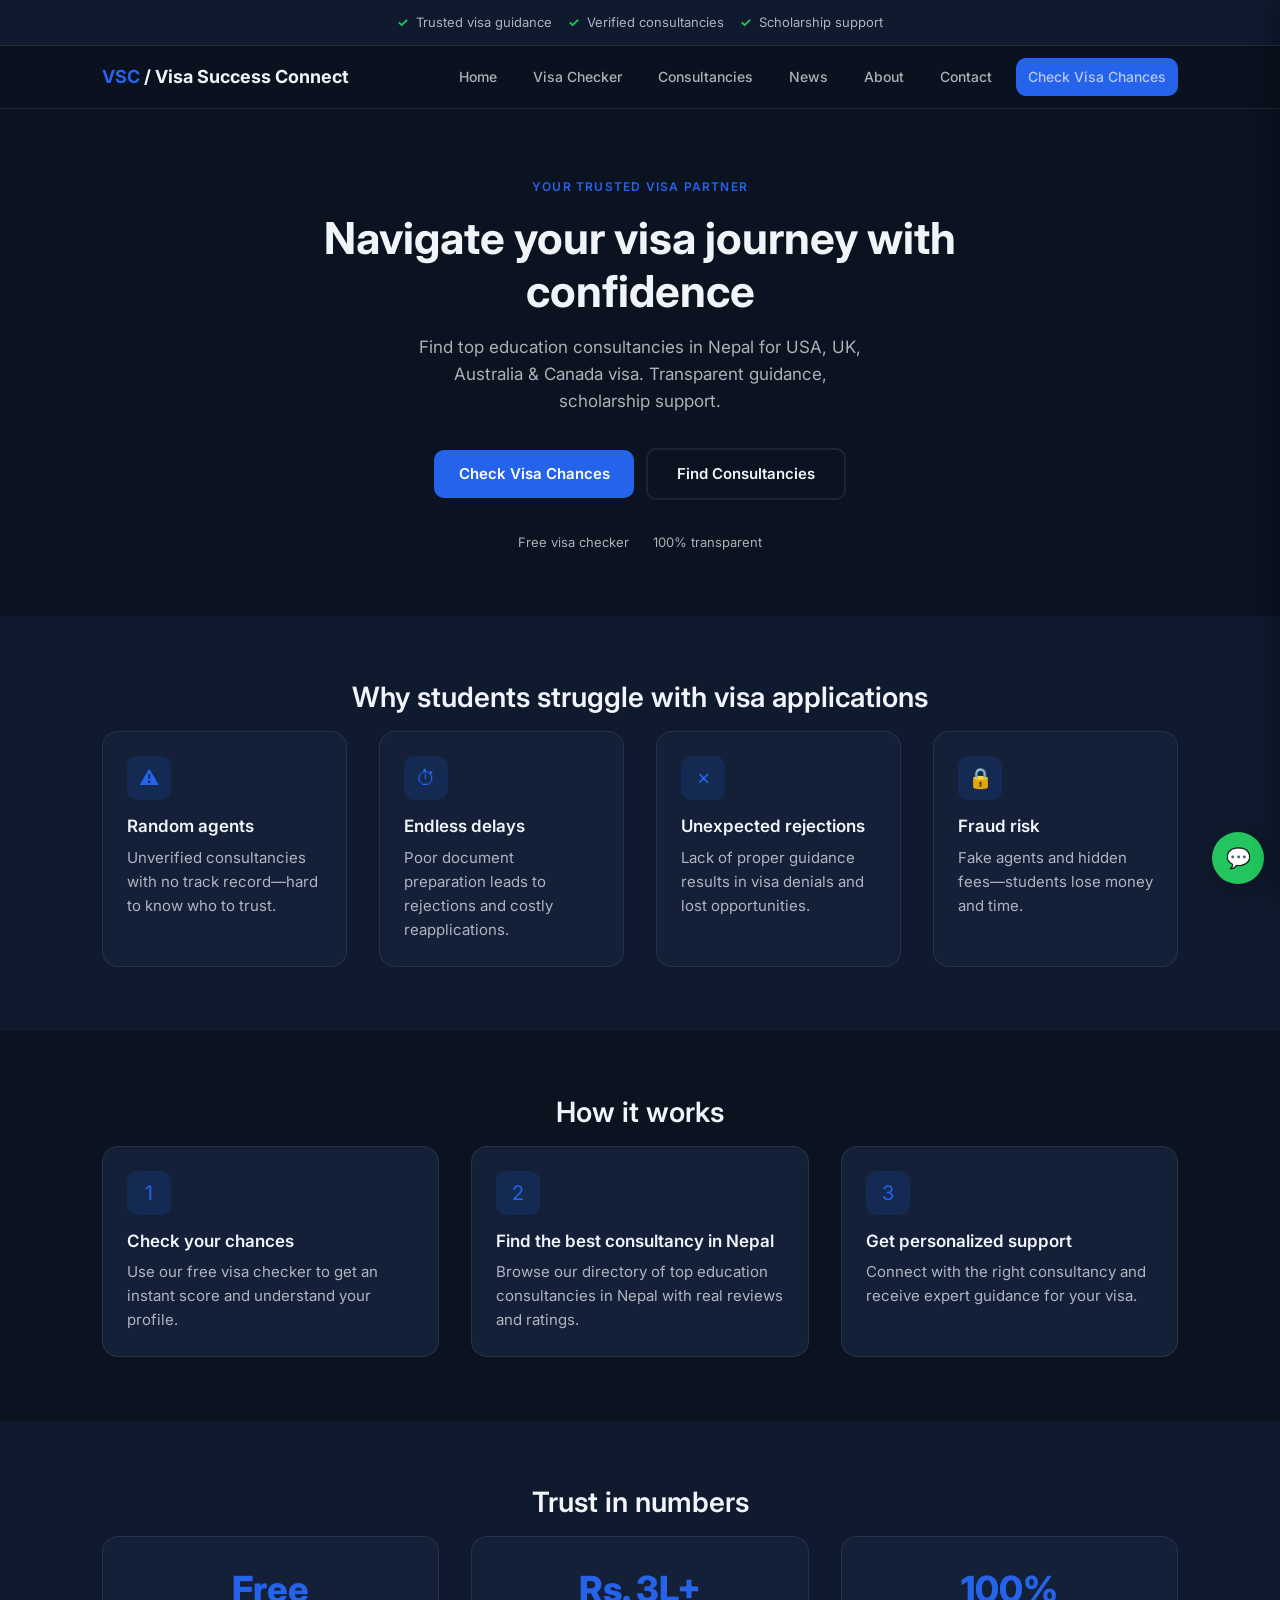
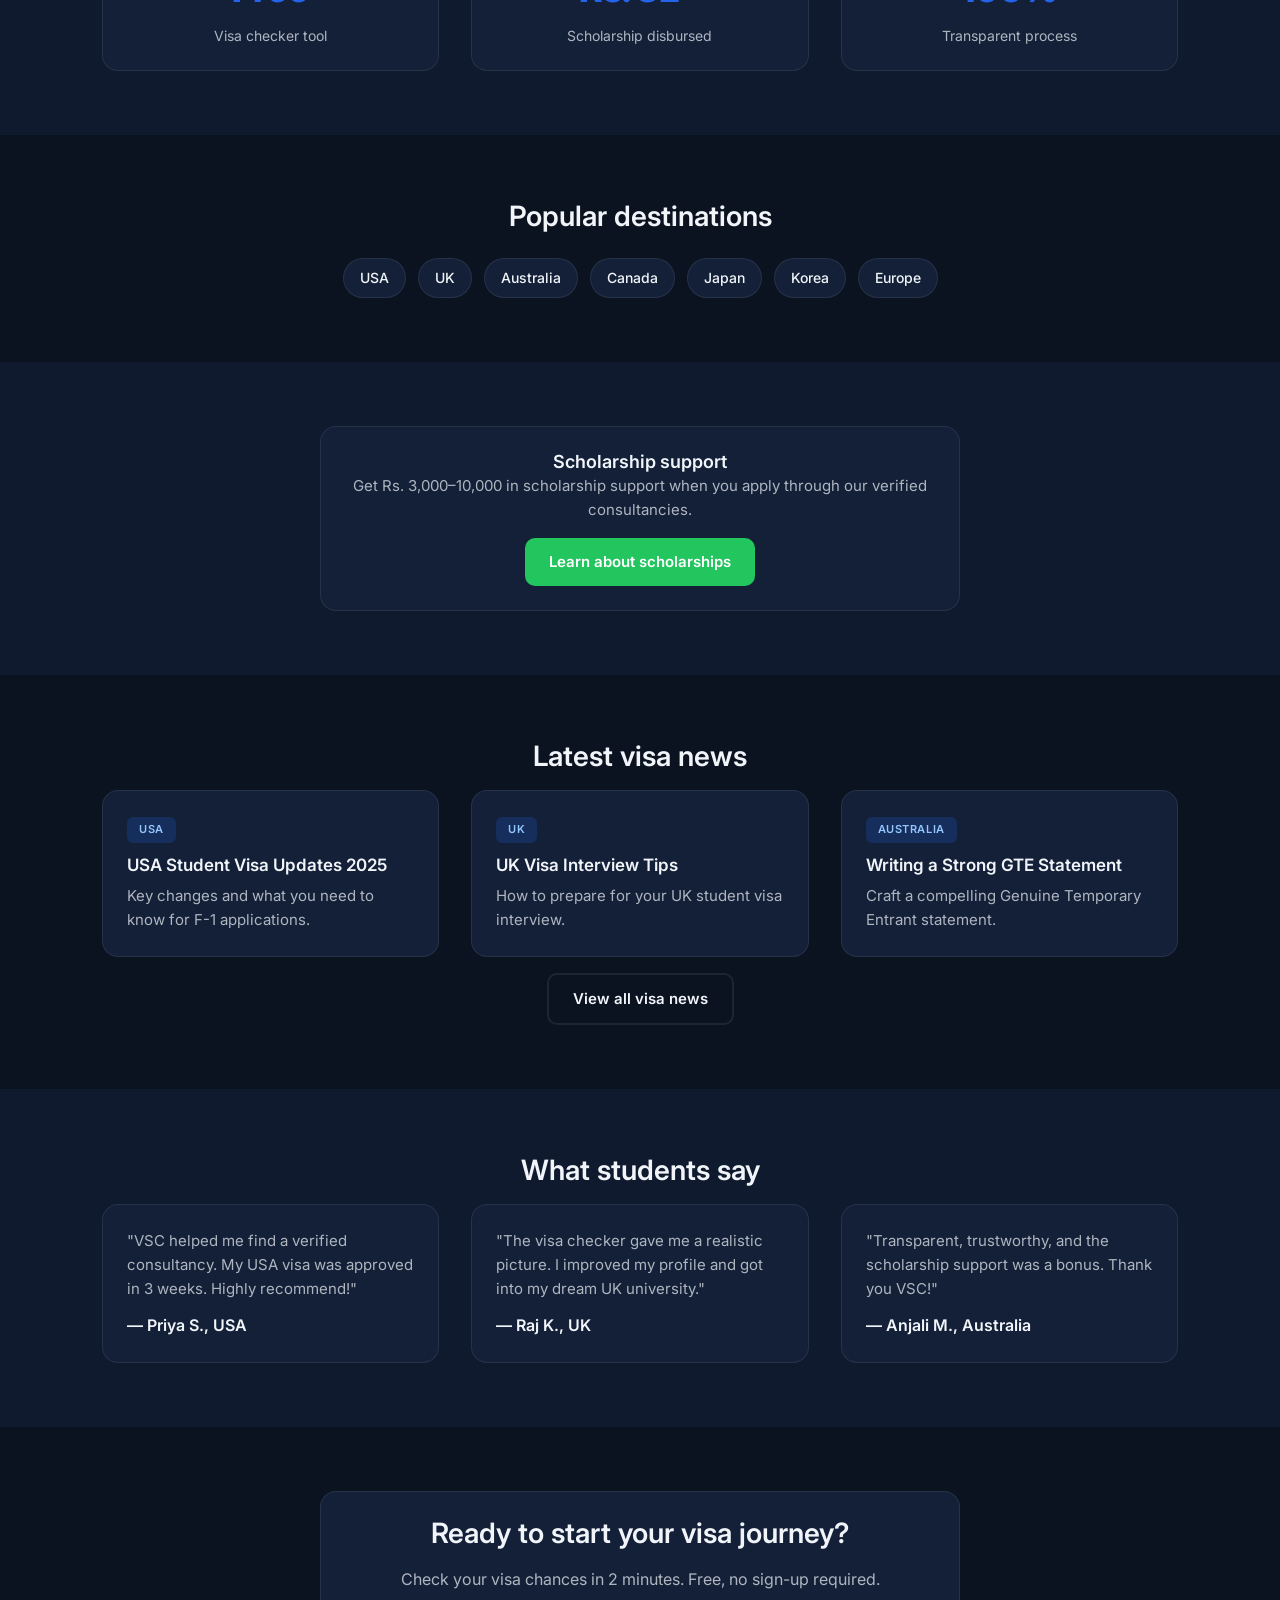
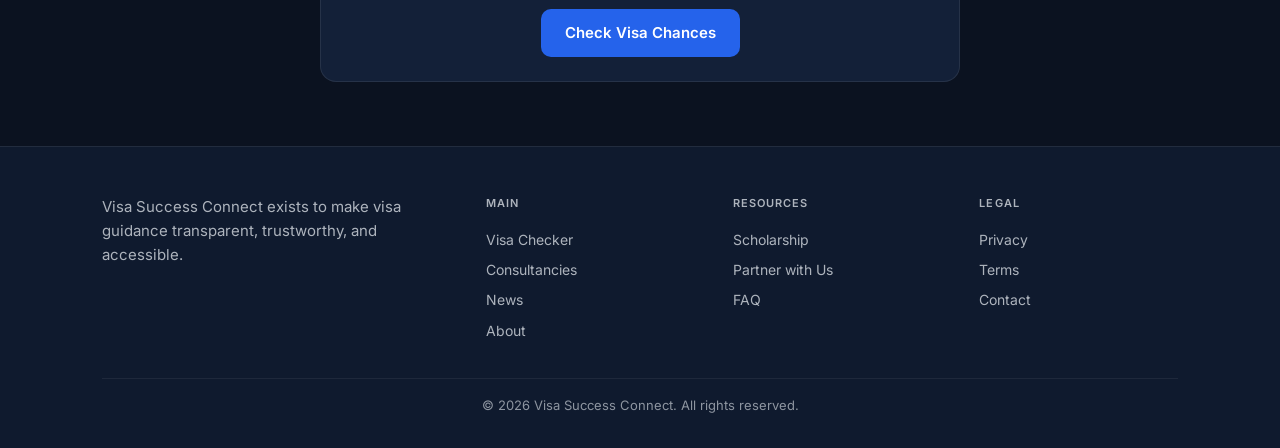
<file: vsc-ui-static/index.html>
<!DOCTYPE html>
<html lang="en">
<head>
  <meta charset="UTF-8">
  <meta name="viewport" content="width=device-width, initial-scale=1.0">
  <title>Visa Success Connect | Best Consultancy in Nepal for Study Abroad</title>
  <meta name="description" content="Best consultancy in Nepal for study abroad. Find top education consultancies for USA, UK, Australia, Canada visa. Free visa checker, scholarship support.">
  <meta name="keywords" content="best consultancy in Nepal, study abroad consultancy Nepal, education consultancy Nepal, USA visa consultancy Nepal, UK visa consultancy, Australia visa Nepal">
  <link rel="preconnect" href="https://fonts.googleapis.com">
  <link rel="preconnect" href="https://fonts.gstatic.com" crossorigin>
  <link href="https://fonts.googleapis.com/css2?family=Inter:wght@400;500;600;700;800&display=swap" rel="stylesheet">
  <link rel="stylesheet" href="styles.css">
</head>
<body>
  <div class="topbar">
    <div class="container">
      <span class="topbar-item">Trusted visa guidance</span>
      <span class="topbar-item">Verified consultancies</span>
      <span class="topbar-item">Scholarship support</span>
    </div>
  </div>

  <header class="navbar">
    <div class="container">
      <a href="index.html" class="navbar-brand"><span class="navbar-brand-accent">VSC</span><span class="navbar-brand-full"> / Visa Success Connect</span></a>
      <nav class="navbar-nav">
        <a href="index.html">Home</a>
        <a href="visa-checker.html">Visa Checker</a>
        <a href="consultancies.html">Consultancies</a>
        <a href="blog.html">News</a>
        <a href="about.html">About</a>
        <a href="contact.html">Contact</a>
        <a href="visa-checker.html" class="btn btn-primary btn-sm navbar-cta">Check Visa Chances</a>
      </nav>
      <button id="mobile-menu-toggle" class="navbar-toggle" aria-label="Open menu" aria-expanded="false">☰</button>
    </div>
  </header>

  <div id="mobile-menu" class="mobile-menu" aria-hidden="true">
    <div class="mobile-menu-overlay"></div>
    <div class="mobile-menu-panel">
      <button class="mobile-menu-close" aria-label="Close menu">×</button>
      <nav class="mobile-menu-links">
        <a href="index.html">Home</a>
        <a href="visa-checker.html">Visa Checker</a>
        <a href="consultancies.html">Consultancies</a>
        <a href="blog.html">News</a>
        <a href="about.html">About</a>
        <a href="contact.html">Contact</a>
        <a href="scholarship.html">Scholarship</a>
      </nav>
      <a href="visa-checker.html" class="btn btn-primary btn-block mobile-menu-cta">Check Visa Chances</a>
    </div>
  </div>

  <main>
    <section class="hero">
      <div class="container">
        <span class="hero-badge">Your trusted visa partner</span>
        <h1 class="hero-title">Navigate your visa journey with confidence</h1>
        <p class="hero-desc">Find top education consultancies in Nepal for USA, UK, Australia & Canada visa. Transparent guidance, scholarship support.</p>
        <div class="hero-actions">
          <a href="visa-checker.html" class="btn btn-primary">Check Visa Chances</a>
          <a href="consultancies.html" class="btn btn-outline">Find Consultancies</a>
        </div>
        <div class="hero-stats">
          <span>Free visa checker</span>
          <span>100% transparent</span>
        </div>
      </div>
    </section>

    <section class="section section-alt">
      <div class="container">
        <h2 class="text-center mb-4">Why students struggle with visa applications</h2>
        <div class="grid grid-4">
          <div class="card">
            <div class="card-icon">⚠</div>
            <h3 class="card-title">Random agents</h3>
            <p class="card-text">Unverified consultancies with no track record—hard to know who to trust.</p>
          </div>
          <div class="card">
            <div class="card-icon">⏱</div>
            <h3 class="card-title">Endless delays</h3>
            <p class="card-text">Poor document preparation leads to rejections and costly reapplications.</p>
          </div>
          <div class="card">
            <div class="card-icon">✗</div>
            <h3 class="card-title">Unexpected rejections</h3>
            <p class="card-text">Lack of proper guidance results in visa denials and lost opportunities.</p>
          </div>
          <div class="card">
            <div class="card-icon">🔒</div>
            <h3 class="card-title">Fraud risk</h3>
            <p class="card-text">Fake agents and hidden fees—students lose money and time.</p>
          </div>
        </div>
      </div>
    </section>

    <section class="section">
      <div class="container">
        <h2 class="text-center mb-4">How it works</h2>
        <div class="grid grid-3">
          <div class="card">
            <div class="card-icon">1</div>
            <h3 class="card-title">Check your chances</h3>
            <p class="card-text">Use our free visa checker to get an instant score and understand your profile.</p>
          </div>
          <div class="card">
            <div class="card-icon">2</div>
            <h3 class="card-title">Find the best consultancy in Nepal</h3>
            <p class="card-text">Browse our directory of top education consultancies in Nepal with real reviews and ratings.</p>
          </div>
          <div class="card">
            <div class="card-icon">3</div>
            <h3 class="card-title">Get personalized support</h3>
            <p class="card-text">Connect with the right consultancy and receive expert guidance for your visa.</p>
          </div>
        </div>
      </div>
    </section>

    <section class="section section-alt">
      <div class="container">
        <h2 class="text-center mb-4">Trust in numbers</h2>
        <div class="grid grid-3">
          <div class="card stat-card">
            <div class="stat-num">Free</div>
            <div class="stat-label">Visa checker tool</div>
          </div>
          <div class="card stat-card">
            <div class="stat-num">Rs. 3L+</div>
            <div class="stat-label">Scholarship disbursed</div>
          </div>
          <div class="card stat-card">
            <div class="stat-num">100%</div>
            <div class="stat-label">Transparent process</div>
          </div>
        </div>
      </div>
    </section>

    <section class="section">
      <div class="container">
        <h2 class="text-center mb-4">Popular destinations</h2>
        <div class="chips-wrap">
          <a href="consultancies.html?country=USA" class="chip">USA</a>
          <a href="consultancies.html?country=UK" class="chip">UK</a>
          <a href="consultancies.html?country=Australia" class="chip">Australia</a>
          <a href="consultancies.html?country=Canada" class="chip">Canada</a>
          <a href="consultancies.html?country=Japan" class="chip">Japan</a>
          <a href="consultancies.html?country=Korea" class="chip">Korea</a>
          <a href="consultancies.html?country=Europe" class="chip">Europe</a>
        </div>
      </div>
    </section>

    <section class="section section-alt">
      <div class="container">
        <div class="card card-centered text-center">
          <h3>Scholarship support</h3>
          <p class="card-text mb-4">Get Rs. 3,000–10,000 in scholarship support when you apply through our verified consultancies.</p>
          <a href="scholarship.html" class="btn btn-success">Learn about scholarships</a>
        </div>
      </div>
    </section>

    <section class="section">
      <div class="container">
        <h2 class="text-center mb-4">Latest visa news</h2>
        <div class="grid grid-3">
          <a href="blog-post.html?slug=usa-visa-2025" class="card card-link">
            <span class="badge badge-blue">USA</span>
            <h3 class="card-title">USA Student Visa Updates 2025</h3>
            <p class="card-text">Key changes and what you need to know for F-1 applications.</p>
          </a>
          <a href="blog-post.html?slug=uk-visa-tips" class="card card-link">
            <span class="badge badge-blue">UK</span>
            <h3 class="card-title">UK Visa Interview Tips</h3>
            <p class="card-text">How to prepare for your UK student visa interview.</p>
          </a>
          <a href="blog-post.html?slug=australia-gte" class="card card-link">
            <span class="badge badge-blue">Australia</span>
            <h3 class="card-title">Writing a Strong GTE Statement</h3>
            <p class="card-text">Craft a compelling Genuine Temporary Entrant statement.</p>
          </a>
        </div>
        <div class="text-center mt-4">
          <a href="blog.html" class="btn btn-outline">View all visa news</a>
        </div>
      </div>
    </section>

    <section class="section section-alt">
      <div class="container">
        <h2 class="text-center mb-4">What students say</h2>
        <div class="grid grid-3">
          <div class="card">
            <p class="card-text">"VSC helped me find a verified consultancy. My USA visa was approved in 3 weeks. Highly recommend!"</p>
            <p style="font-weight: 600; color: var(--text); margin-top: var(--space-3);">— Priya S., USA</p>
          </div>
          <div class="card">
            <p class="card-text">"The visa checker gave me a realistic picture. I improved my profile and got into my dream UK university."</p>
            <p style="font-weight: 600; color: var(--text); margin-top: var(--space-3);">— Raj K., UK</p>
          </div>
          <div class="card">
            <p class="card-text">"Transparent, trustworthy, and the scholarship support was a bonus. Thank you VSC!"</p>
            <p style="font-weight: 600; color: var(--text); margin-top: var(--space-3);">— Anjali M., Australia</p>
          </div>
        </div>
      </div>
    </section>

    <section class="section">
      <div class="container">
        <div class="card card-centered text-center">
          <h2 class="mb-4">Ready to start your visa journey?</h2>
          <p class="mb-4">Check your visa chances in 2 minutes. Free, no sign-up required.</p>
          <a href="visa-checker.html" class="btn btn-primary">Check Visa Chances</a>
        </div>
      </div>
    </section>
  </main>

  <footer class="footer">
    <div class="container">
      <p class="footer-mission">Visa Success Connect exists to make visa guidance transparent, trustworthy, and accessible.</p>
      <div class="footer-grid">
        <div class="footer-col">
          <div class="footer-col-title">Main</div>
          <a href="visa-checker.html">Visa Checker</a>
          <a href="consultancies.html">Consultancies</a>
          <a href="blog.html">News</a>
          <a href="about.html">About</a>
        </div>
        <div class="footer-col">
          <div class="footer-col-title">Resources</div>
          <a href="scholarship.html">Scholarship</a>
          <a href="partner.html">Partner with Us</a>
          <a href="faq.html">FAQ</a>
        </div>
        <div class="footer-col">
          <div class="footer-col-title">Legal</div>
          <a href="privacy.html">Privacy</a>
          <a href="terms.html">Terms</a>
          <a href="contact.html">Contact</a>
        </div>
      </div>
      <p class="footer-copy">© 2026 Visa Success Connect. All rights reserved.</p>
    </div>
  </footer>

  <a href="https://wa.me/9779800000000" class="float-cta" aria-label="WhatsApp support" target="_blank" rel="noopener">💬</a>

  <script>window.VSC_CHATBOT_ID = 'YOUR_CHATBOT_ID';</script>
  <script src="app.js"></script>
</body>
</html>
</file>
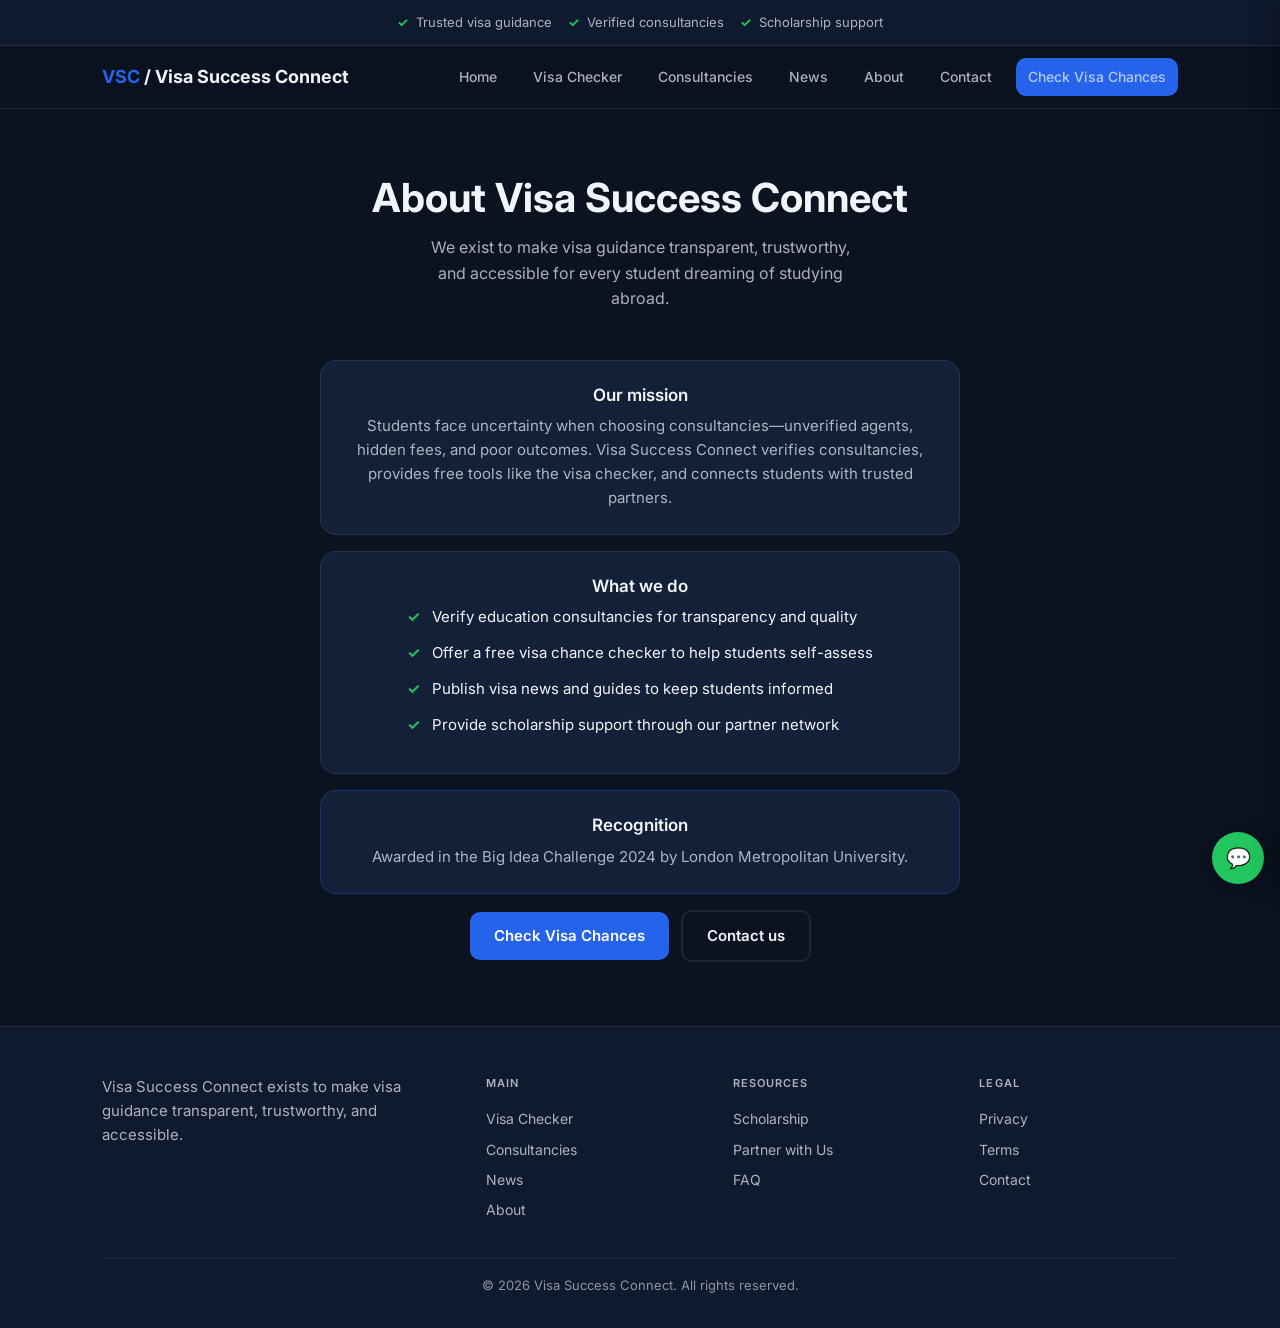
<file: vsc-ui-static/about.html>
<!DOCTYPE html>
<html lang="en">
<head>
  <meta charset="UTF-8">
  <meta name="viewport" content="width=device-width, initial-scale=1.0">
  <title>About Us | Best Consultancy in Nepal | Visa Success Connect</title>
  <meta name="description" content="Visa Success Connect helps students find the best consultancy in Nepal for study abroad. Transparent visa guidance, education consultancies across Nepal.">
  <link rel="preconnect" href="https://fonts.googleapis.com">
  <link rel="preconnect" href="https://fonts.gstatic.com" crossorigin>
  <link href="https://fonts.googleapis.com/css2?family=Inter:wght@400;500;600;700;800&display=swap" rel="stylesheet">
  <link rel="stylesheet" href="styles.css">
</head>
<body>
  <div class="topbar">
    <div class="container">
      <span class="topbar-item">Trusted visa guidance</span>
      <span class="topbar-item">Verified consultancies</span>
      <span class="topbar-item">Scholarship support</span>
    </div>
  </div>

  <header class="navbar">
    <div class="container">
      <a href="index.html" class="navbar-brand"><span class="navbar-brand-accent">VSC</span><span class="navbar-brand-full"> / Visa Success Connect</span></a>
      <nav class="navbar-nav">
        <a href="index.html">Home</a>
        <a href="visa-checker.html">Visa Checker</a>
        <a href="consultancies.html">Consultancies</a>
        <a href="blog.html">News</a>
        <a href="about.html">About</a>
        <a href="contact.html">Contact</a>
        <a href="visa-checker.html" class="btn btn-primary btn-sm navbar-cta">Check Visa Chances</a>
      </nav>
      <button id="mobile-menu-toggle" class="navbar-toggle" aria-label="Open menu">☰</button>
    </div>
  </header>

  <div id="mobile-menu" class="mobile-menu" aria-hidden="true">
    <div class="mobile-menu-overlay"></div>
    <div class="mobile-menu-panel">
      <button class="mobile-menu-close" aria-label="Close menu">×</button>
      <nav class="mobile-menu-links">
        <a href="index.html">Home</a>
        <a href="visa-checker.html">Visa Checker</a>
        <a href="consultancies.html">Consultancies</a>
        <a href="blog.html">News</a>
        <a href="about.html">About</a>
        <a href="contact.html">Contact</a>
        <a href="scholarship.html">Scholarship</a>
      </nav>
      <a href="visa-checker.html" class="btn btn-primary btn-block mobile-menu-cta">Check Visa Chances</a>
    </div>
  </div>

  <main>
    <section class="section">
      <div class="container">
        <div class="page-hero">
          <h1>About Visa Success Connect</h1>
          <p>We exist to make visa guidance transparent, trustworthy, and accessible for every student dreaming of studying abroad.</p>
        </div>

        <div class="card card-center mb-4">
          <h3 class="card-title">Our mission</h3>
          <p class="card-text">Students face uncertainty when choosing consultancies—unverified agents, hidden fees, and poor outcomes. Visa Success Connect verifies consultancies, provides free tools like the visa checker, and connects students with trusted partners.</p>
        </div>

        <div class="card card-center mb-4">
          <h3 class="card-title">What we do</h3>
          <ul class="checklist" style="text-align: left; display: inline-block;">
            <li>Verify education consultancies for transparency and quality</li>
            <li>Offer a free visa chance checker to help students self-assess</li>
            <li>Publish visa news and guides to keep students informed</li>
            <li>Provide scholarship support through our partner network</li>
          </ul>
        </div>

        <div class="card card-center mb-4" style="border-color: rgba(37, 99, 235, 0.3);">
          <h3 class="card-title">Recognition</h3>
          <p class="card-text">Awarded in the Big Idea Challenge 2024 by London Metropolitan University.</p>
        </div>

        <div class="cta-group text-center">
          <a href="visa-checker.html" class="btn btn-primary">Check Visa Chances</a>
          <a href="contact.html" class="btn btn-outline">Contact us</a>
        </div>
      </div>
    </section>
  </main>

  <footer class="footer">
    <div class="container">
      <p class="footer-mission">Visa Success Connect exists to make visa guidance transparent, trustworthy, and accessible.</p>
      <div class="footer-grid">
        <div class="footer-col">
          <div class="footer-col-title">Main</div>
          <a href="visa-checker.html">Visa Checker</a>
          <a href="consultancies.html">Consultancies</a>
          <a href="blog.html">News</a>
          <a href="about.html">About</a>
        </div>
        <div class="footer-col">
          <div class="footer-col-title">Resources</div>
          <a href="scholarship.html">Scholarship</a>
          <a href="partner.html">Partner with Us</a>
          <a href="faq.html">FAQ</a>
        </div>
        <div class="footer-col">
          <div class="footer-col-title">Legal</div>
          <a href="privacy.html">Privacy</a>
          <a href="terms.html">Terms</a>
          <a href="contact.html">Contact</a>
        </div>
      </div>
      <p class="footer-copy">© 2026 Visa Success Connect. All rights reserved.</p>
    </div>
  </footer>

  <a href="https://wa.me/9779800000000" class="float-cta" aria-label="WhatsApp support" target="_blank" rel="noopener">💬</a>

  <script src="app.js"></script>
</body>
</html>
</file>
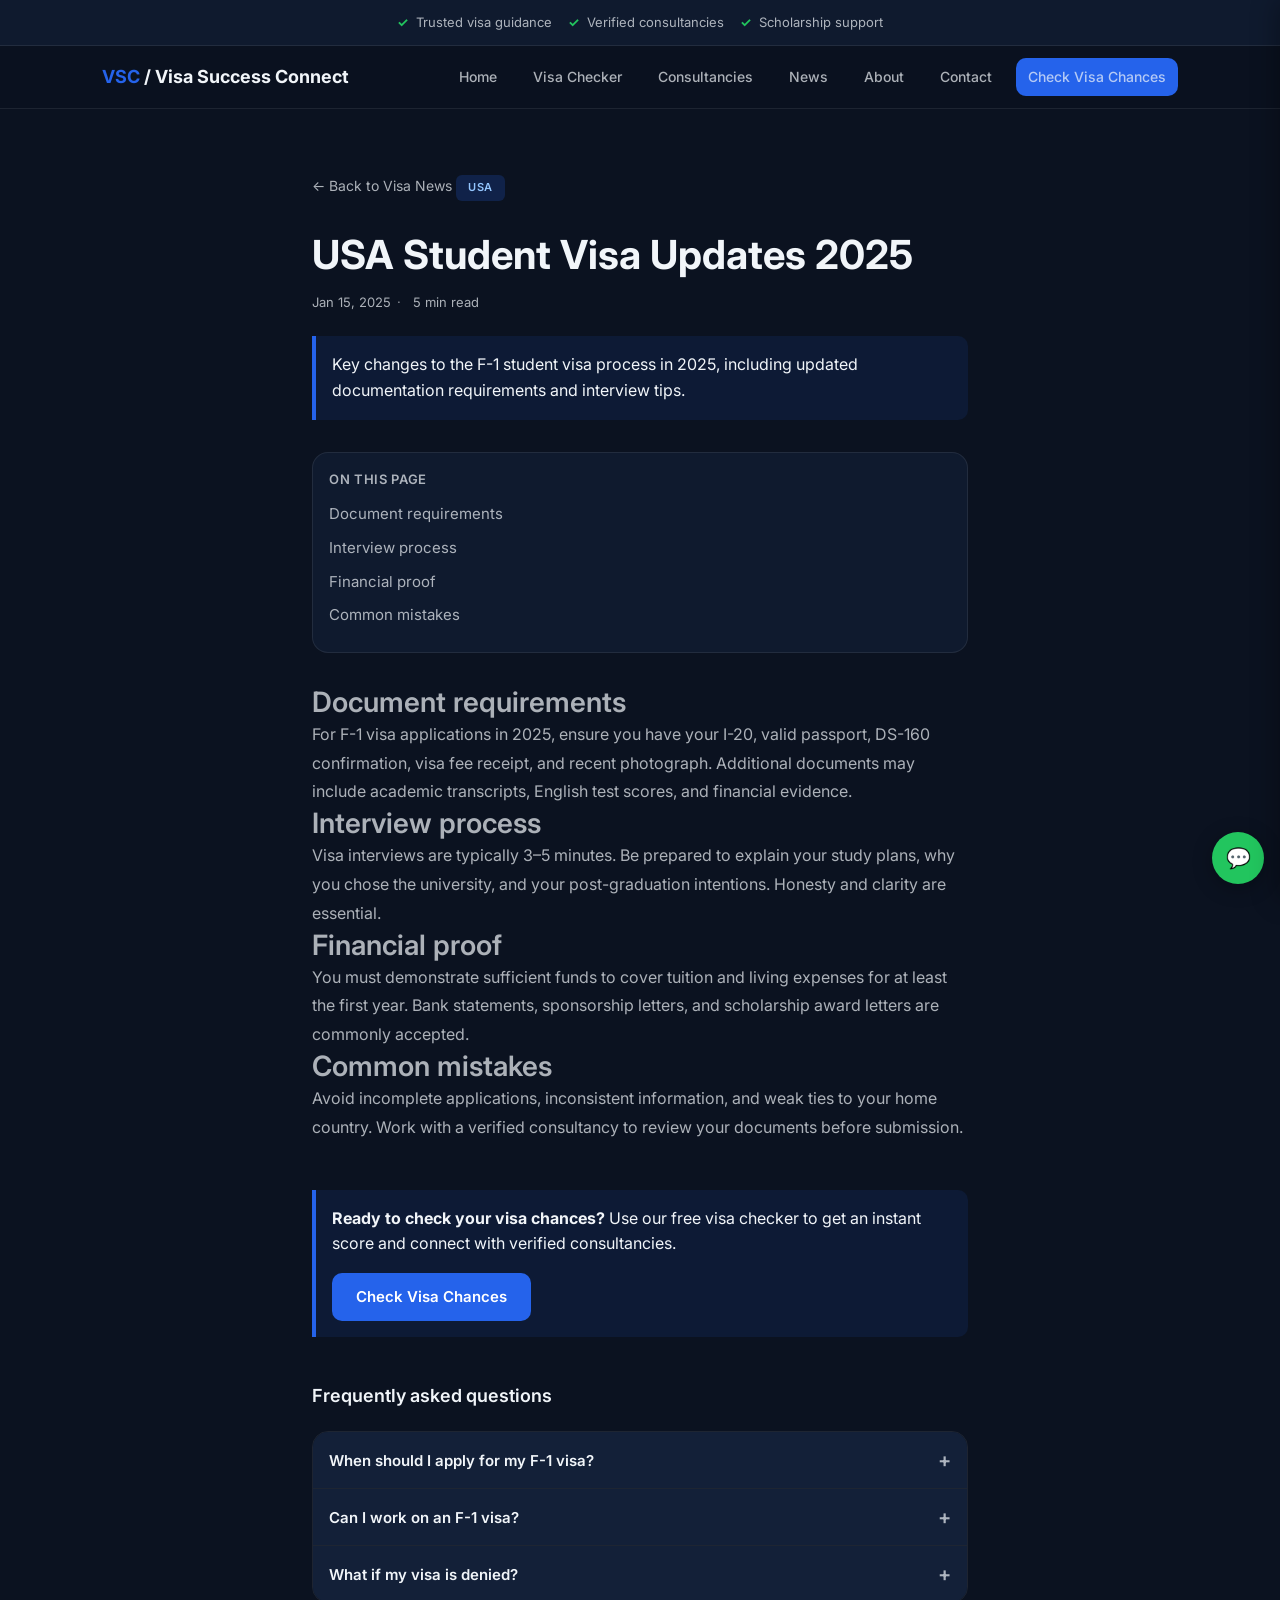
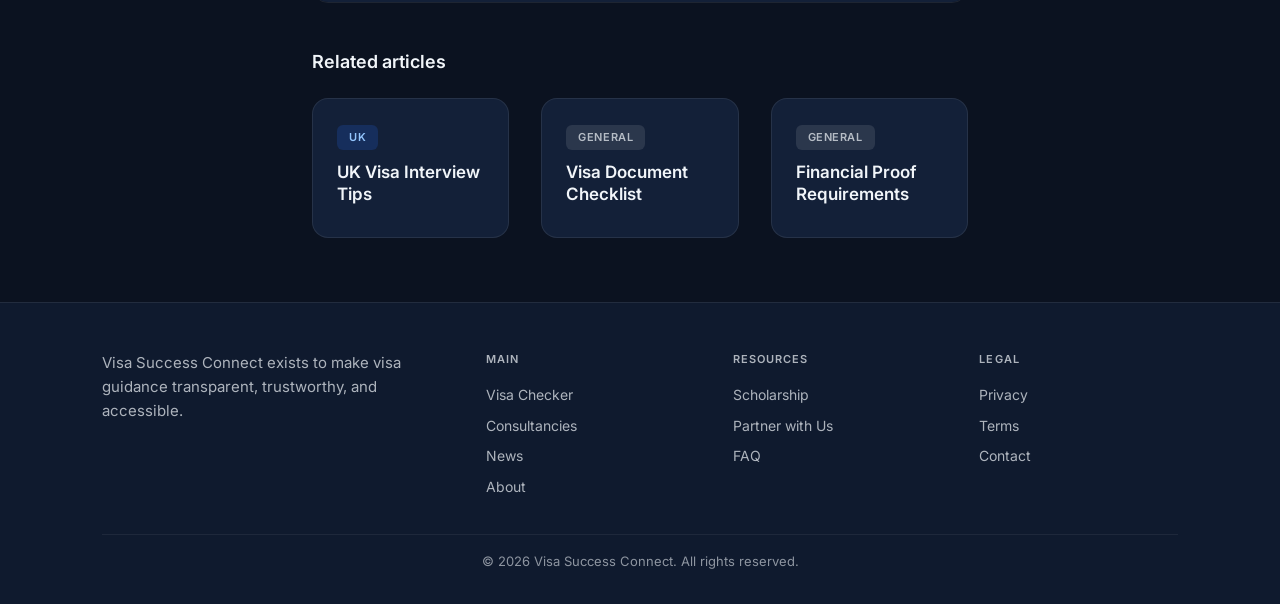
<file: vsc-ui-static/blog-post.html>
<!DOCTYPE html>
<html lang="en">
<head>
  <meta charset="UTF-8">
  <meta name="viewport" content="width=device-width, initial-scale=1.0">
  <title>Blog Post | Visa Success Connect</title>
  <link rel="preconnect" href="https://fonts.googleapis.com">
  <link rel="preconnect" href="https://fonts.gstatic.com" crossorigin>
  <link href="https://fonts.googleapis.com/css2?family=Inter:wght@400;500;600;700;800&display=swap" rel="stylesheet">
  <link rel="stylesheet" href="styles.css">
</head>
<body>
  <div class="topbar">
    <div class="container">
      <span class="topbar-item">Trusted visa guidance</span>
      <span class="topbar-item">Verified consultancies</span>
      <span class="topbar-item">Scholarship support</span>
    </div>
  </div>

  <header class="navbar">
    <div class="container">
      <a href="index.html" class="navbar-brand"><span class="navbar-brand-accent">VSC</span><span class="navbar-brand-full"> / Visa Success Connect</span></a>
      <nav class="navbar-nav">
        <a href="index.html">Home</a>
        <a href="visa-checker.html">Visa Checker</a>
        <a href="consultancies.html">Consultancies</a>
        <a href="blog.html">News</a>
        <a href="about.html">About</a>
        <a href="contact.html">Contact</a>
        <a href="visa-checker.html" class="btn btn-primary btn-sm navbar-cta">Check Visa Chances</a>
      </nav>
      <button id="mobile-menu-toggle" class="navbar-toggle" aria-label="Open menu">☰</button>
    </div>
  </header>

  <div id="mobile-menu" class="mobile-menu" aria-hidden="true">
    <div class="mobile-menu-overlay"></div>
    <div class="mobile-menu-panel">
      <button class="mobile-menu-close" aria-label="Close menu">×</button>
      <nav class="mobile-menu-links">
        <a href="index.html">Home</a>
        <a href="visa-checker.html">Visa Checker</a>
        <a href="consultancies.html">Consultancies</a>
        <a href="blog.html">News</a>
        <a href="about.html">About</a>
        <a href="contact.html">Contact</a>
        <a href="scholarship.html">Scholarship</a>
      </nav>
      <a href="visa-checker.html" class="btn btn-primary btn-block mobile-menu-cta">Check Visa Chances</a>
    </div>
  </div>

  <main>
    <article class="section">
      <div class="container" style="max-width: 720px;">
        <a href="blog.html" style="color: var(--text-muted); font-size: 0.875rem; margin-bottom: var(--space-4); display: inline-block;">← Back to Visa News</a>
        <span class="badge badge-blue" id="post-category">USA</span>
        <h1 id="post-title" style="margin-top: var(--space-4);">USA Student Visa Updates 2025</h1>
        <div class="meta" id="post-meta">
          <span>Jan 15, 2025</span>
          <span>5 min read</span>
        </div>

        <div class="callout" id="post-summary">
          <p>Key changes to the F-1 student visa process in 2025, including updated documentation requirements and interview tips for applicants from South Asia.</p>
        </div>

        <nav class="toc" aria-label="Table of contents">
          <div class="toc-title">On this page</div>
          <ul class="toc-list">
            <li><a href="#section-1">Document requirements</a></li>
            <li><a href="#section-2">Interview process</a></li>
            <li><a href="#section-3">Financial proof</a></li>
            <li><a href="#section-4">Common mistakes</a></li>
          </ul>
        </nav>

        <div style="color: var(--text-muted); line-height: 1.8;">
          <h2 id="section-1">Document requirements</h2>
          <p>For F-1 visa applications in 2025, ensure you have your I-20, valid passport, DS-160 confirmation, visa fee receipt, and recent photograph. Additional documents may include academic transcripts, English test scores, and financial evidence.</p>

          <h2 id="section-2">Interview process</h2>
          <p>Visa interviews are typically 3–5 minutes. Be prepared to explain your study plans, why you chose the university, and your post-graduation intentions. Honesty and clarity are essential.</p>

          <h2 id="section-3">Financial proof</h2>
          <p>You must demonstrate sufficient funds to cover tuition and living expenses for at least the first year. Bank statements, sponsorship letters, and scholarship award letters are commonly accepted.</p>

          <h2 id="section-4">Common mistakes</h2>
          <p>Avoid incomplete applications, inconsistent information, and weak ties to your home country. Work with a verified consultancy to review your documents before submission.</p>
        </div>

        <div class="callout" style="margin: var(--space-8) 0;">
          <p><strong>Ready to check your visa chances?</strong> Use our free visa checker to get an instant score and connect with verified consultancies.</p>
          <a href="visa-checker.html" class="btn btn-primary" style="margin-top: var(--space-4);">Check Visa Chances</a>
        </div>

        <h3>Frequently asked questions</h3>
        <div class="accordion" style="margin-top: var(--space-5);">
          <div class="accordion-item">
            <button class="accordion-trigger">When should I apply for my F-1 visa?</button>
            <div class="accordion-panel">
              <div class="accordion-content">Apply as soon as you receive your I-20, but no earlier than 120 days before your program start date. Visa appointments can fill quickly during peak seasons.</div>
            </div>
          </div>
          <div class="accordion-item">
            <button class="accordion-trigger">Can I work on an F-1 visa?</button>
            <div class="accordion-panel">
              <div class="accordion-content">Yes, F-1 students can work on-campus up to 20 hours per week during the semester. Off-campus work requires CPT or OPT authorization.</div>
            </div>
          </div>
          <div class="accordion-item">
            <button class="accordion-trigger">What if my visa is denied?</button>
            <div class="accordion-panel">
              <div class="accordion-content">You can reapply. Address the reasons for denial, strengthen your application, and consider consulting a verified consultancy for guidance.</div>
            </div>
          </div>
        </div>

        <h3 style="margin-top: var(--space-8);">Related articles</h3>
        <div class="grid grid-3" style="margin-top: var(--space-5);">
          <a href="blog-post.html?slug=uk-visa-tips" class="card card-link">
            <span class="badge badge-blue">UK</span>
            <h4 class="card-title" style="margin-top: var(--space-3);">UK Visa Interview Tips</h4>
          </a>
          <a href="blog-post.html?slug=documents-checklist" class="card card-link">
            <span class="badge badge-gray">General</span>
            <h4 class="card-title" style="margin-top: var(--space-3);">Visa Document Checklist</h4>
          </a>
          <a href="blog-post.html?slug=finance-proof" class="card card-link">
            <span class="badge badge-gray">General</span>
            <h4 class="card-title" style="margin-top: var(--space-3);">Financial Proof Requirements</h4>
          </a>
        </div>
      </div>
    </article>
  </main>

  <footer class="footer">
    <div class="container">
      <p class="footer-mission">Visa Success Connect exists to make visa guidance transparent, trustworthy, and accessible.</p>
      <div class="footer-grid">
        <div class="footer-col">
          <div class="footer-col-title">Main</div>
          <a href="visa-checker.html">Visa Checker</a>
          <a href="consultancies.html">Consultancies</a>
          <a href="blog.html">News</a>
          <a href="about.html">About</a>
        </div>
        <div class="footer-col">
          <div class="footer-col-title">Resources</div>
          <a href="scholarship.html">Scholarship</a>
          <a href="partner.html">Partner with Us</a>
          <a href="faq.html">FAQ</a>
        </div>
        <div class="footer-col">
          <div class="footer-col-title">Legal</div>
          <a href="privacy.html">Privacy</a>
          <a href="terms.html">Terms</a>
          <a href="contact.html">Contact</a>
        </div>
      </div>
      <p class="footer-copy">© 2026 Visa Success Connect. All rights reserved.</p>
    </div>
  </footer>

  <a href="https://wa.me/9779800000000" class="float-cta" aria-label="WhatsApp support" target="_blank" rel="noopener">💬</a>

  <script src="app.js"></script>
  <script>
    (function() {
      var posts = {
        'usa-visa-2025': { title: 'USA Student Visa Updates 2025', category: 'USA', date: 'Jan 15, 2025', time: '5 min read', summary: 'Key changes to the F-1 student visa process in 2025, including updated documentation requirements and interview tips.' },
        'uk-visa-tips': { title: 'UK Visa Interview Tips', category: 'UK', date: 'Jan 12, 2025', time: '4 min read', summary: 'How to prepare for your UK student visa interview and common questions to expect.' },
        'australia-gte': { title: 'Writing a Strong GTE Statement', category: 'Australia', date: 'Jan 10, 2025', time: '6 min read', summary: 'Craft a compelling Genuine Temporary Entrant statement for your Australia student visa.' },
        'canada-sds': { title: 'Canada SDS Program Guide', category: 'Canada', date: 'Jan 8, 2025', time: '5 min read', summary: 'Student Direct Stream: faster processing for eligible students applying to Canada.' },
        'documents-checklist': { title: 'Visa Document Checklist', category: 'General', date: 'Jan 5, 2025', time: '4 min read', summary: 'Essential documents you need for any student visa application.' },
        'finance-proof': { title: 'Financial Proof Requirements', category: 'General', date: 'Jan 3, 2025', time: '5 min read', summary: 'How to demonstrate financial capacity for your visa application.' },
        'japan-visa': { title: 'Japan Student Visa Process', category: 'Japan', date: 'Dec 28, 2024', time: '6 min read', summary: 'Step-by-step guide for Japanese student visa applications.' },
        'rejection-appeal': { title: 'What to Do After Visa Rejection', category: 'General', date: 'Dec 22, 2024', time: '5 min read', summary: 'Steps to strengthen your profile and reapply successfully.' },
        'ielts-vs-toefl': { title: 'IELTS vs TOEFL: Which to Choose?', category: 'General', date: 'Dec 18, 2024', time: '4 min read', summary: 'Compare tests and decide based on your target country.' },
        'scholarship-tips': { title: 'Scholarship Application Tips', category: 'Scholarship', date: 'Dec 15, 2024', time: '6 min read', summary: 'Increase your chances of securing study abroad funding.' },
        'nepal-cities': { title: 'Consultancies in Kathmandu, Pokhara & Lalitpur', category: 'Nepal', date: 'Dec 12, 2024', time: '4 min read', summary: 'Where to find trusted education consultancies across Nepal\'s main cities: Kathmandu, Pokhara, and Lalitpur.' }
      };
      var params = new URLSearchParams(window.location.search);
      var slug = params.get('slug') || 'usa-visa-2025';
      var post = posts[slug] || posts['usa-visa-2025'];
      document.getElementById('post-title').textContent = post.title;
      document.getElementById('post-category').textContent = post.category;
      document.getElementById('post-meta').innerHTML = '<span>' + post.date + '</span><span>' + post.time + '</span>';
      document.getElementById('post-summary').querySelector('p').textContent = post.summary;
      document.title = post.title + ' | Visa Success Connect';
    })();
  </script>
</body>
</html>
</file>
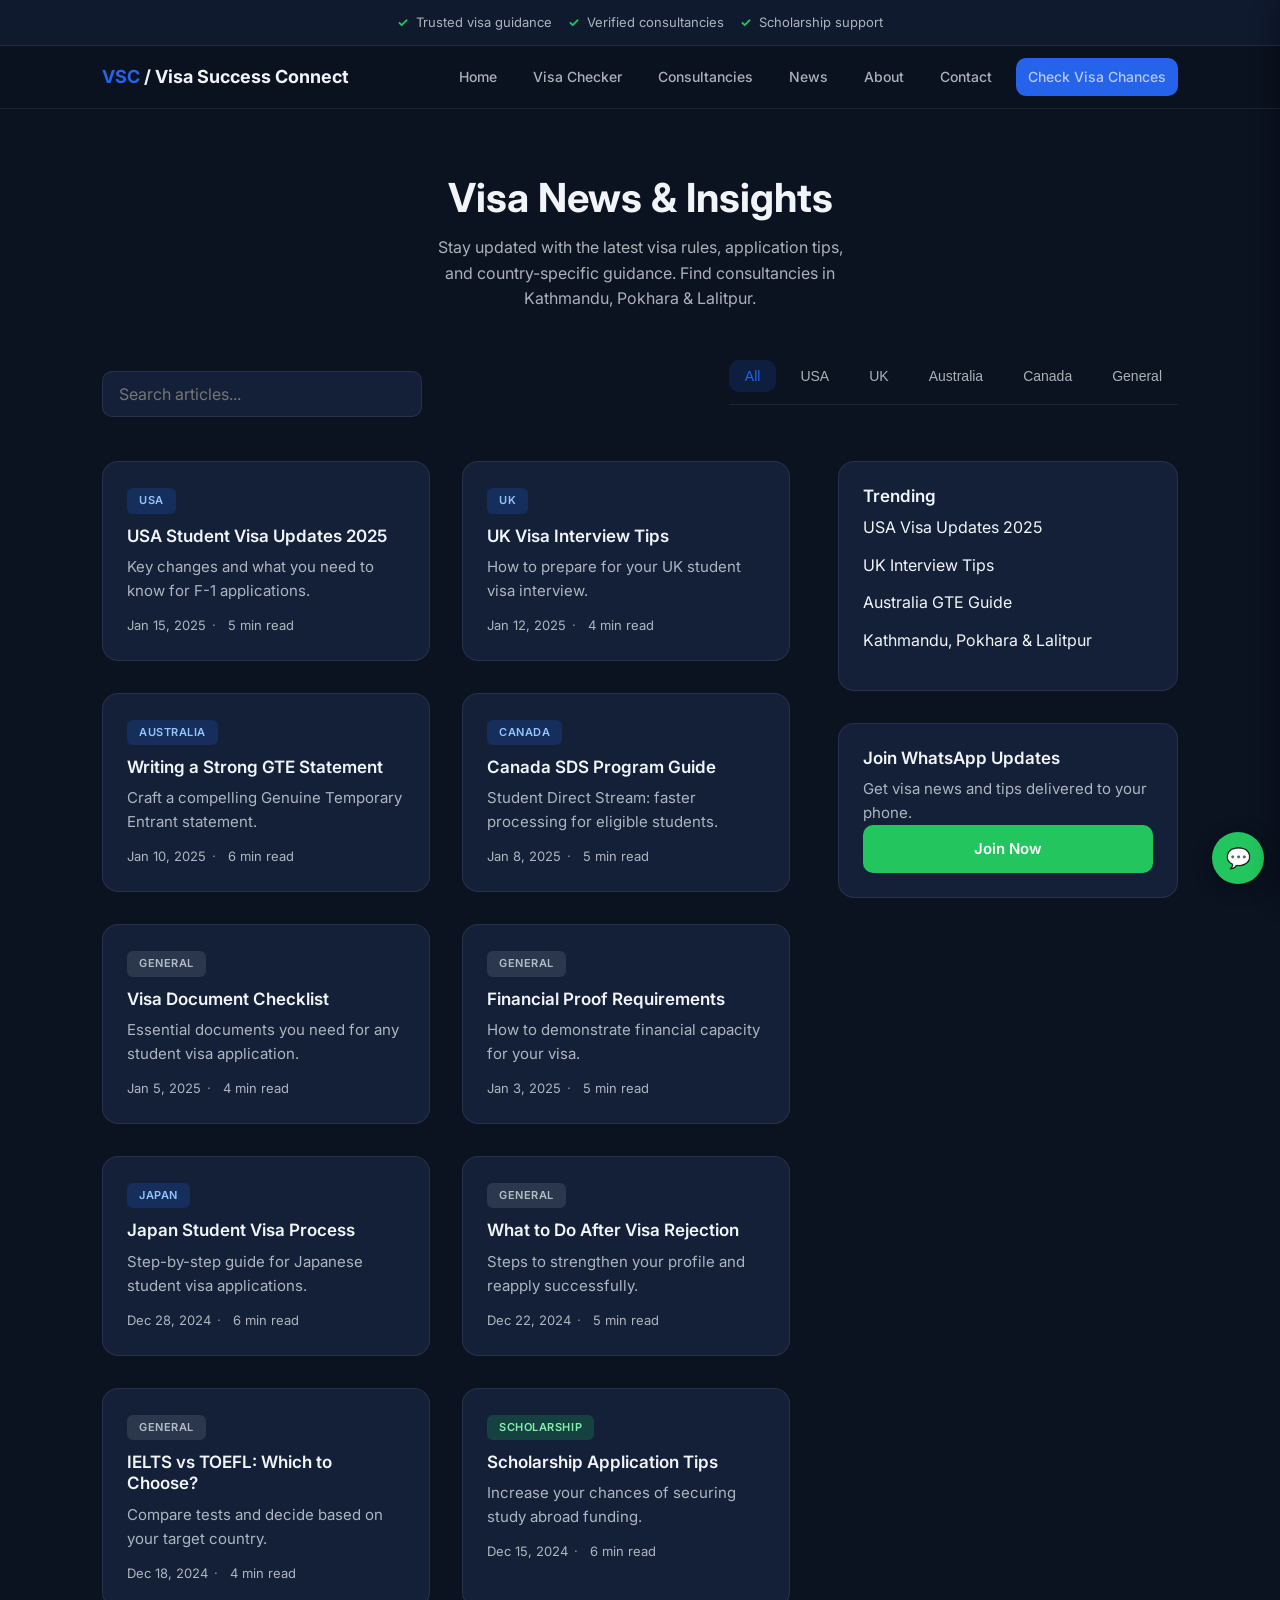
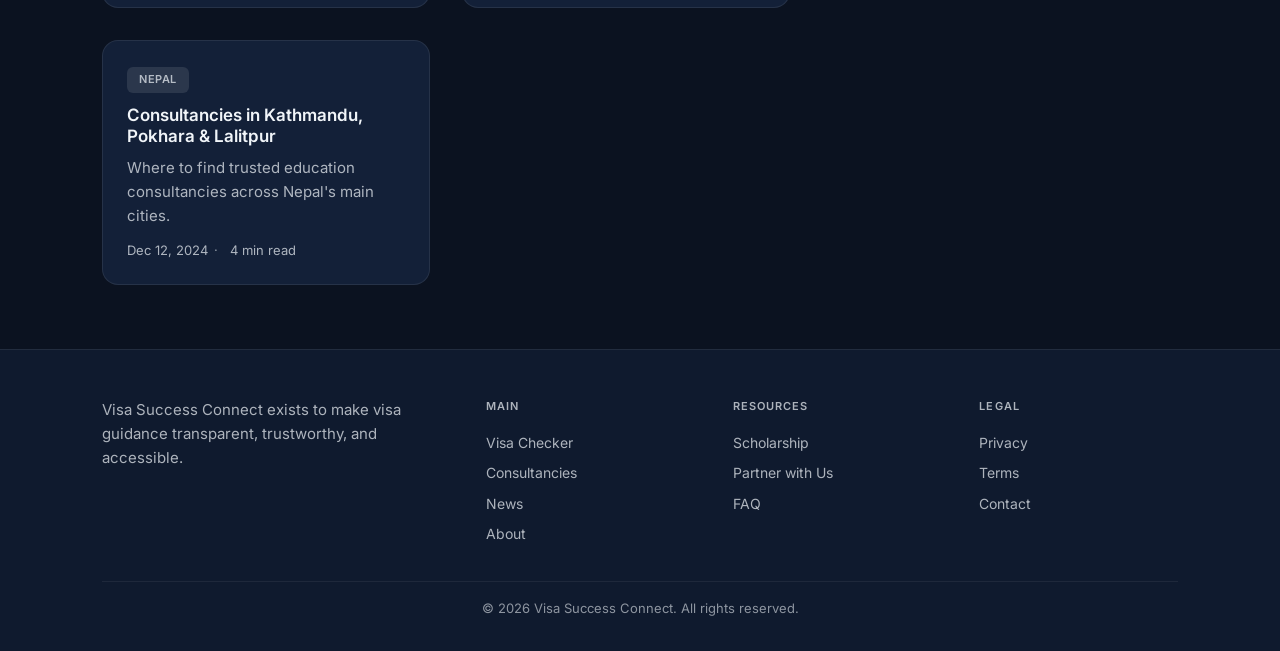
<file: vsc-ui-static/blog.html>
<!DOCTYPE html>
<html lang="en">
<head>
  <meta charset="UTF-8">
  <meta name="viewport" content="width=device-width, initial-scale=1.0">
  <title>Visa News & Blog | Study Abroad Nepal | Visa Success Connect</title>
  <link rel="preconnect" href="https://fonts.googleapis.com">
  <link rel="preconnect" href="https://fonts.gstatic.com" crossorigin>
  <link href="https://fonts.googleapis.com/css2?family=Inter:wght@400;500;600;700;800&display=swap" rel="stylesheet">
  <link rel="stylesheet" href="styles.css">
</head>
<body>
  <div class="topbar">
    <div class="container">
      <span class="topbar-item">Trusted visa guidance</span>
      <span class="topbar-item">Verified consultancies</span>
      <span class="topbar-item">Scholarship support</span>
    </div>
  </div>

  <header class="navbar">
    <div class="container">
      <a href="index.html" class="navbar-brand"><span class="navbar-brand-accent">VSC</span><span class="navbar-brand-full"> / Visa Success Connect</span></a>
      <nav class="navbar-nav">
        <a href="index.html">Home</a>
        <a href="visa-checker.html">Visa Checker</a>
        <a href="consultancies.html">Consultancies</a>
        <a href="blog.html">News</a>
        <a href="about.html">About</a>
        <a href="contact.html">Contact</a>
        <a href="visa-checker.html" class="btn btn-primary btn-sm navbar-cta">Check Visa Chances</a>
      </nav>
      <button id="mobile-menu-toggle" class="navbar-toggle" aria-label="Open menu">☰</button>
    </div>
  </header>

  <div id="mobile-menu" class="mobile-menu" aria-hidden="true">
    <div class="mobile-menu-overlay"></div>
    <div class="mobile-menu-panel">
      <button class="mobile-menu-close" aria-label="Close menu">×</button>
      <nav class="mobile-menu-links">
        <a href="index.html">Home</a>
        <a href="visa-checker.html">Visa Checker</a>
        <a href="consultancies.html">Consultancies</a>
        <a href="blog.html">News</a>
        <a href="about.html">About</a>
        <a href="contact.html">Contact</a>
        <a href="scholarship.html">Scholarship</a>
      </nav>
      <a href="visa-checker.html" class="btn btn-primary btn-block mobile-menu-cta">Check Visa Chances</a>
    </div>
  </div>

  <main>
    <section class="section">
      <div class="container">
        <div class="page-hero">
          <h1>Visa News & Insights</h1>
          <p>Stay updated with the latest visa rules, application tips, and country-specific guidance. Find consultancies in Kathmandu, Pokhara & Lalitpur.</p>
        </div>

        <div class="blog-toolbar">
          <input type="search" id="blog-search" class="input" placeholder="Search articles...">
          <div class="tabs" id="blog-tabs">
            <button class="tab active">All</button>
            <button class="tab">USA</button>
            <button class="tab">UK</button>
            <button class="tab">Australia</button>
            <button class="tab">Canada</button>
            <button class="tab">General</button>
          </div>
        </div>

        <div class="two-col">
          <div>
            <div id="blog-grid-wrap">
            <div class="grid grid-2" id="blog-grid">
              <a href="blog-post.html?slug=usa-visa-2025" class="card card-link blog-card" data-category="USA">
                <span class="badge badge-blue">USA</span>
                <h3 class="card-title">USA Student Visa Updates 2025</h3>
                <p class="card-text">Key changes and what you need to know for F-1 applications.</p>
                <span class="meta"><span>Jan 15, 2025</span><span>5 min read</span></span>
              </a>
              <a href="blog-post.html?slug=uk-visa-tips" class="card card-link blog-card" data-category="UK">
                <span class="badge badge-blue">UK</span>
                <h3 class="card-title">UK Visa Interview Tips</h3>
                <p class="card-text">How to prepare for your UK student visa interview.</p>
                <span class="meta"><span>Jan 12, 2025</span><span>4 min read</span></span>
              </a>
              <a href="blog-post.html?slug=australia-gte" class="card card-link blog-card" data-category="Australia">
                <span class="badge badge-blue">Australia</span>
                <h3 class="card-title">Writing a Strong GTE Statement</h3>
                <p class="card-text">Craft a compelling Genuine Temporary Entrant statement.</p>
                <span class="meta"><span>Jan 10, 2025</span><span>6 min read</span></span>
              </a>
              <a href="blog-post.html?slug=canada-sds" class="card card-link blog-card" data-category="Canada">
                <span class="badge badge-blue">Canada</span>
                <h3 class="card-title">Canada SDS Program Guide</h3>
                <p class="card-text">Student Direct Stream: faster processing for eligible students.</p>
                <span class="meta"><span>Jan 8, 2025</span><span>5 min read</span></span>
              </a>
              <a href="blog-post.html?slug=documents-checklist" class="card card-link blog-card" data-category="General">
                <span class="badge badge-gray">General</span>
                <h3 class="card-title">Visa Document Checklist</h3>
                <p class="card-text">Essential documents you need for any student visa application.</p>
                <span class="meta"><span>Jan 5, 2025</span><span>4 min read</span></span>
              </a>
              <a href="blog-post.html?slug=finance-proof" class="card card-link blog-card" data-category="General">
                <span class="badge badge-gray">General</span>
                <h3 class="card-title">Financial Proof Requirements</h3>
                <p class="card-text">How to demonstrate financial capacity for your visa.</p>
                <span class="meta"><span>Jan 3, 2025</span><span>5 min read</span></span>
              </a>
              <a href="blog-post.html?slug=japan-visa" class="card card-link blog-card" data-category="General">
                <span class="badge badge-blue">Japan</span>
                <h3 class="card-title">Japan Student Visa Process</h3>
                <p class="card-text">Step-by-step guide for Japanese student visa applications.</p>
                <span class="meta"><span>Dec 28, 2024</span><span>6 min read</span></span>
              </a>
              <a href="blog-post.html?slug=rejection-appeal" class="card card-link blog-card" data-category="General">
                <span class="badge badge-gray">General</span>
                <h3 class="card-title">What to Do After Visa Rejection</h3>
                <p class="card-text">Steps to strengthen your profile and reapply successfully.</p>
                <span class="meta"><span>Dec 22, 2024</span><span>5 min read</span></span>
              </a>
              <a href="blog-post.html?slug=ielts-vs-toefl" class="card card-link blog-card" data-category="General">
                <span class="badge badge-gray">General</span>
                <h3 class="card-title">IELTS vs TOEFL: Which to Choose?</h3>
                <p class="card-text">Compare tests and decide based on your target country.</p>
                <span class="meta"><span>Dec 18, 2024</span><span>4 min read</span></span>
              </a>
              <a href="blog-post.html?slug=scholarship-tips" class="card card-link blog-card" data-category="General">
                <span class="badge badge-green">Scholarship</span>
                <h3 class="card-title">Scholarship Application Tips</h3>
                <p class="card-text">Increase your chances of securing study abroad funding.</p>
                <span class="meta"><span>Dec 15, 2024</span><span>6 min read</span></span>
              </a>
              <a href="blog-post.html?slug=nepal-cities" class="card card-link blog-card" data-category="General">
                <span class="badge badge-gray">Nepal</span>
                <h3 class="card-title">Consultancies in Kathmandu, Pokhara & Lalitpur</h3>
                <p class="card-text">Where to find trusted education consultancies across Nepal's main cities.</p>
                <span class="meta"><span>Dec 12, 2024</span><span>4 min read</span></span>
              </a>
            </div>
            <p id="blog-no-results" class="card-text" style="display: none; padding: var(--space-6); text-align: center;">No articles match your search. Try a different filter or search term.</p>
          </div>
          </div>

          <aside class="sidebar sidebar-sticky">
            <div class="card">
              <h3 class="card-title">Trending</h3>
              <ul style="list-style: none; margin: 0; padding: 0;">
                <li style="margin-bottom: var(--space-3);"><a href="blog-post.html?slug=usa-visa-2025" style="color: var(--text);">USA Visa Updates 2025</a></li>
                <li style="margin-bottom: var(--space-3);"><a href="blog-post.html?slug=uk-visa-tips" style="color: var(--text);">UK Interview Tips</a></li>
                <li style="margin-bottom: var(--space-3);"><a href="blog-post.html?slug=australia-gte" style="color: var(--text);">Australia GTE Guide</a></li>
                <li style="margin-bottom: var(--space-3);"><a href="blog-post.html?slug=nepal-cities" style="color: var(--text);">Kathmandu, Pokhara & Lalitpur</a></li>
              </ul>
            </div>
            <div class="card">
              <h3 class="card-title">Join WhatsApp Updates</h3>
              <p class="card-text">Get visa news and tips delivered to your phone.</p>
              <a href="https://wa.me/9779800000000" class="btn btn-success btn-block" target="_blank" rel="noopener">Join Now</a>
            </div>
          </aside>
        </div>
      </div>
    </section>
  </main>

  <footer class="footer">
    <div class="container">
      <p class="footer-mission">Visa Success Connect exists to make visa guidance transparent, trustworthy, and accessible.</p>
      <div class="footer-grid">
        <div class="footer-col">
          <div class="footer-col-title">Main</div>
          <a href="visa-checker.html">Visa Checker</a>
          <a href="consultancies.html">Consultancies</a>
          <a href="blog.html">News</a>
          <a href="about.html">About</a>
        </div>
        <div class="footer-col">
          <div class="footer-col-title">Resources</div>
          <a href="scholarship.html">Scholarship</a>
          <a href="partner.html">Partner with Us</a>
          <a href="faq.html">FAQ</a>
        </div>
        <div class="footer-col">
          <div class="footer-col-title">Legal</div>
          <a href="privacy.html">Privacy</a>
          <a href="terms.html">Terms</a>
          <a href="contact.html">Contact</a>
        </div>
      </div>
      <p class="footer-copy">© 2026 Visa Success Connect. All rights reserved.</p>
    </div>
  </footer>

  <a href="https://wa.me/9779800000000" class="float-cta" aria-label="WhatsApp support" target="_blank" rel="noopener">💬</a>

  <script src="app.js"></script>
</body>
</html>
</file>
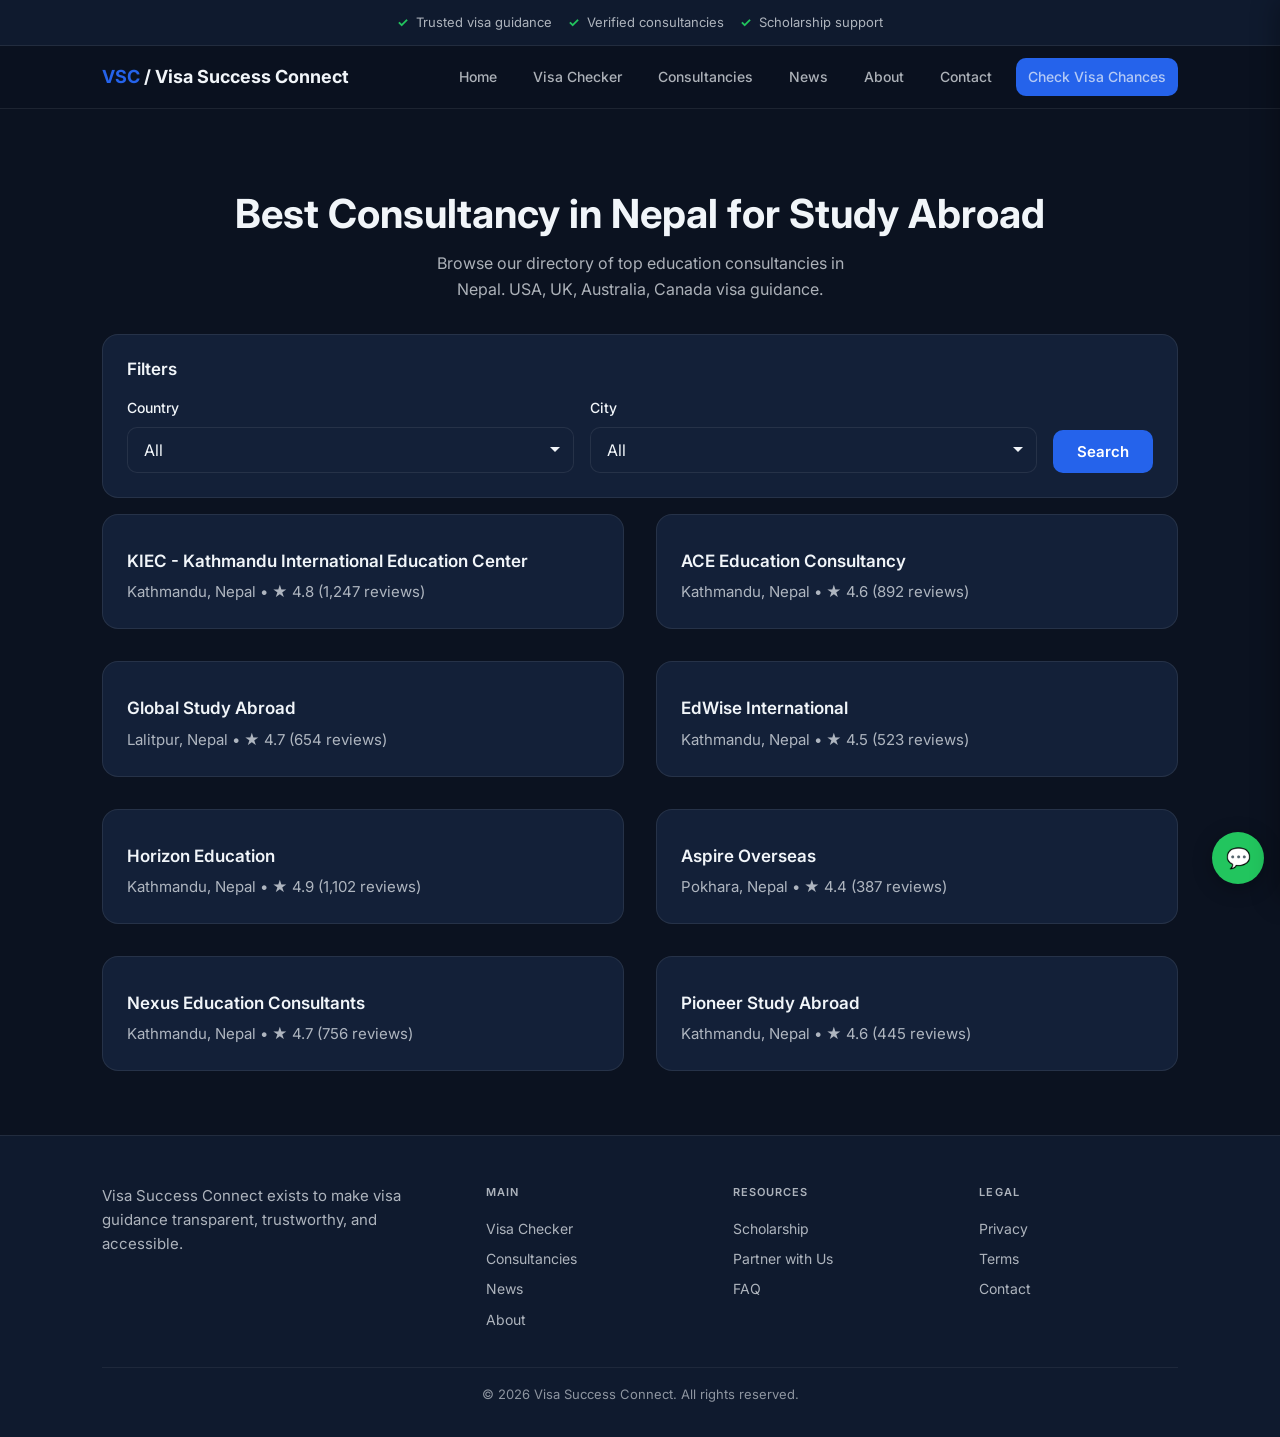
<file: vsc-ui-static/consultancies.html>
<!DOCTYPE html>
<html lang="en">
<head>
  <meta charset="UTF-8">
  <meta name="viewport" content="width=device-width, initial-scale=1.0">
  <title>Best Consultancy in Nepal | Education Consultancies | Visa Success Connect</title>
  <meta name="description" content="Find the best consultancy in Nepal for study abroad. Top education consultancies for USA, UK, Australia, Canada visa.">
  <meta name="keywords" content="best consultancy in Nepal, education consultancy Nepal, study abroad Nepal, USA visa consultancy, UK visa consultancy Nepal">
  <link rel="preconnect" href="https://fonts.googleapis.com">
  <link rel="preconnect" href="https://fonts.gstatic.com" crossorigin>
  <link href="https://fonts.googleapis.com/css2?family=Inter:wght@400;500;600;700;800&display=swap" rel="stylesheet">
  <link rel="stylesheet" href="styles.css">
</head>
<body>
  <div class="topbar">
    <div class="container">
      <span class="topbar-item">Trusted visa guidance</span>
      <span class="topbar-item">Verified consultancies</span>
      <span class="topbar-item">Scholarship support</span>
    </div>
  </div>

  <header class="navbar">
    <div class="container">
      <a href="index.html" class="navbar-brand"><span class="navbar-brand-accent">VSC</span><span class="navbar-brand-full"> / Visa Success Connect</span></a>
      <nav class="navbar-nav">
        <a href="index.html">Home</a>
        <a href="visa-checker.html">Visa Checker</a>
        <a href="consultancies.html">Consultancies</a>
        <a href="blog.html">News</a>
        <a href="about.html">About</a>
        <a href="contact.html">Contact</a>
        <a href="visa-checker.html" class="btn btn-primary btn-sm navbar-cta">Check Visa Chances</a>
      </nav>
      <button id="mobile-menu-toggle" class="navbar-toggle" aria-label="Open menu">☰</button>
    </div>
  </header>

  <div id="mobile-menu" class="mobile-menu" aria-hidden="true">
    <div class="mobile-menu-overlay"></div>
    <div class="mobile-menu-panel">
      <button class="mobile-menu-close" aria-label="Close menu">×</button>
      <nav class="mobile-menu-links">
        <a href="index.html">Home</a>
        <a href="visa-checker.html">Visa Checker</a>
        <a href="consultancies.html">Consultancies</a>
        <a href="blog.html">News</a>
        <a href="about.html">About</a>
        <a href="contact.html">Contact</a>
        <a href="scholarship.html">Scholarship</a>
      </nav>
      <a href="visa-checker.html" class="btn btn-primary btn-block mobile-menu-cta">Check Visa Chances</a>
    </div>
  </div>

  <main>
    <section class="section">
      <div class="container">
        <div class="page-header">
          <h1>Best Consultancy in Nepal for Study Abroad</h1>
          <p>Browse our directory of top education consultancies in Nepal. USA, UK, Australia, Canada visa guidance.</p>
        </div>

        <div class="card mb-4">
          <h3 class="card-title mb-4">Filters</h3>
          <div class="consultancy-filter-row">
            <div class="form-group filter-field">
              <label class="form-label" for="fc">Country</label>
              <select id="fc" class="input select">
                <option value="">All</option>
                <option value="USA">USA</option>
                <option value="UK">UK</option>
                <option value="Australia">Australia</option>
                <option value="Canada">Canada</option>
              </select>
            </div>
            <div class="form-group filter-field">
              <label class="form-label" for="fcity">City</label>
              <select id="fcity" class="input select">
                <option value="">All</option>
                <option value="Kathmandu">Kathmandu</option>
                <option value="Lalitpur">Lalitpur</option>
                <option value="Pokhara">Pokhara</option>
              </select>
            </div>
            <div class="form-group" style="align-self: flex-end;">
              <button type="button" id="fapply" class="btn btn-primary">Search</button>
            </div>
          </div>
        </div>

        <div class="grid grid-2" id="consultancy-grid">
          <a href="consultancy.html?slug=kiec" class="card card-link consultancy-card" data-name="kiec kathmandu international education center" data-country="usa,uk,australia,canada" data-city="kathmandu" data-verified="true">
            <h3 class="card-title">KIEC - Kathmandu International Education Center</h3>
            <p class="card-text">Kathmandu, Nepal • ★ 4.8 (1,247 reviews)</p>
          </a>
          <a href="consultancy.html?slug=ace" class="card card-link consultancy-card" data-name="ace education consultancy" data-country="usa,uk,australia" data-city="kathmandu" data-verified="true">
            <h3 class="card-title">ACE Education Consultancy</h3>
            <p class="card-text">Kathmandu, Nepal • ★ 4.6 (892 reviews)</p>
          </a>
          <a href="consultancy.html?slug=global" class="card card-link consultancy-card" data-name="global study abroad" data-country="usa,canada,europe" data-city="lalitpur" data-verified="true">
            <h3 class="card-title">Global Study Abroad</h3>
            <p class="card-text">Lalitpur, Nepal • ★ 4.7 (654 reviews)</p>
          </a>
          <a href="consultancy.html?slug=edwise" class="card card-link consultancy-card" data-name="edwise international" data-country="uk,australia" data-city="kathmandu" data-verified="true">
            <h3 class="card-title">EdWise International</h3>
            <p class="card-text">Kathmandu, Nepal • ★ 4.5 (523 reviews)</p>
          </a>
          <a href="consultancy.html?slug=horizon" class="card card-link consultancy-card" data-name="horizon education" data-country="usa,uk,canada,japan,korea" data-city="kathmandu" data-verified="true">
            <h3 class="card-title">Horizon Education</h3>
            <p class="card-text">Kathmandu, Nepal • ★ 4.9 (1,102 reviews)</p>
          </a>
          <a href="consultancy.html?slug=aspire" class="card card-link consultancy-card" data-name="aspire overseas" data-country="australia,canada" data-city="pokhara" data-verified="true">
            <h3 class="card-title">Aspire Overseas</h3>
            <p class="card-text">Pokhara, Nepal • ★ 4.4 (387 reviews)</p>
          </a>
          <a href="consultancy.html?slug=nexus" class="card card-link consultancy-card" data-name="nexus education consultants" data-country="usa,uk,europe" data-city="kathmandu" data-verified="true">
            <h3 class="card-title">Nexus Education Consultants</h3>
            <p class="card-text">Kathmandu, Nepal • ★ 4.7 (756 reviews)</p>
          </a>
          <a href="consultancy.html?slug=pioneer" class="card card-link consultancy-card" data-name="pioneer study abroad" data-country="usa,australia,canada" data-city="kathmandu" data-verified="true">
            <h3 class="card-title">Pioneer Study Abroad</h3>
            <p class="card-text">Kathmandu, Nepal • ★ 4.6 (445 reviews)</p>
          </a>
        </div>
      </div>
    </section>
  </main>

  <footer class="footer">
    <div class="container">
      <p class="footer-mission">Visa Success Connect exists to make visa guidance transparent, trustworthy, and accessible.</p>
      <div class="footer-grid">
        <div class="footer-col">
          <div class="footer-col-title">Main</div>
          <a href="visa-checker.html">Visa Checker</a>
          <a href="consultancies.html">Consultancies</a>
          <a href="blog.html">News</a>
          <a href="about.html">About</a>
        </div>
        <div class="footer-col">
          <div class="footer-col-title">Resources</div>
          <a href="scholarship.html">Scholarship</a>
          <a href="partner.html">Partner with Us</a>
          <a href="faq.html">FAQ</a>
        </div>
        <div class="footer-col">
          <div class="footer-col-title">Legal</div>
          <a href="privacy.html">Privacy</a>
          <a href="terms.html">Terms</a>
          <a href="contact.html">Contact</a>
        </div>
      </div>
      <p class="footer-copy">© 2026 Visa Success Connect. All rights reserved.</p>
    </div>
  </footer>

  <a href="https://wa.me/9779800000000" class="float-cta" aria-label="WhatsApp support" target="_blank" rel="noopener">💬</a>

  <script src="app.js"></script>
</body>
</html>
</file>
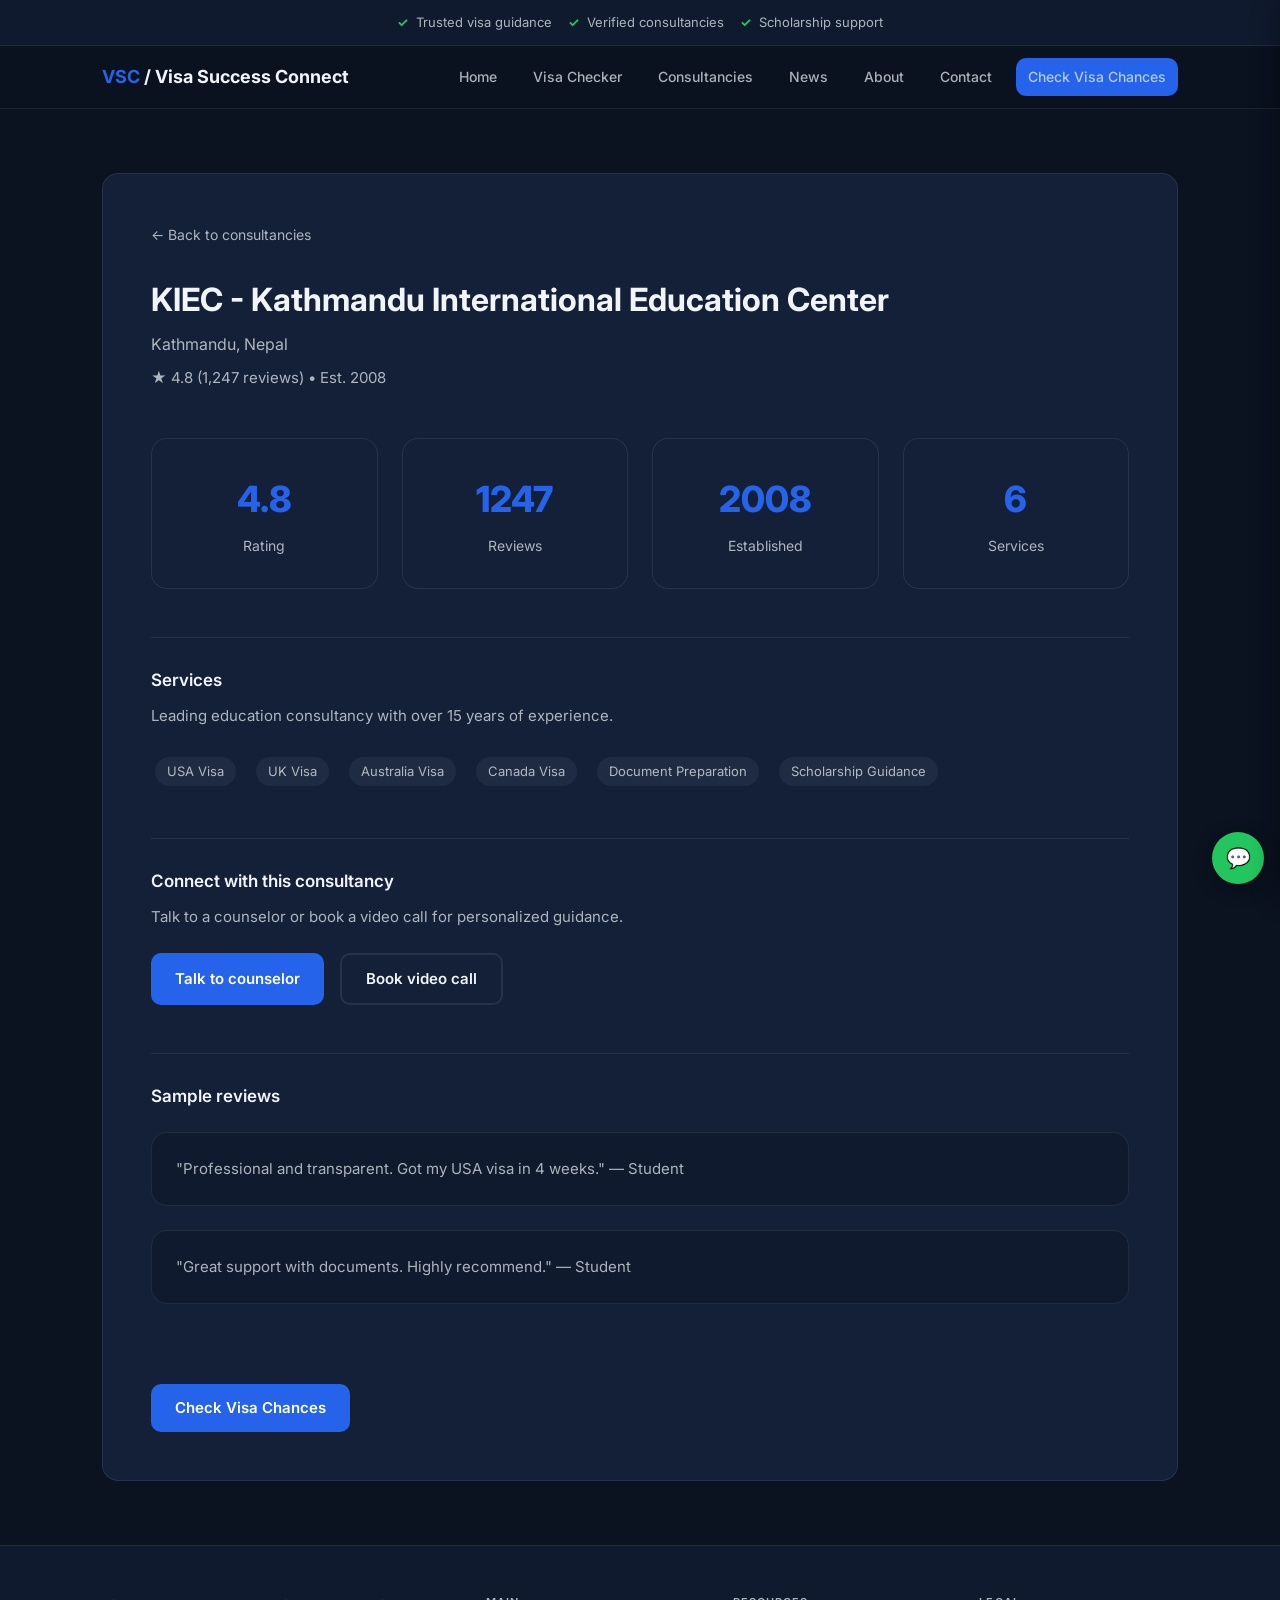
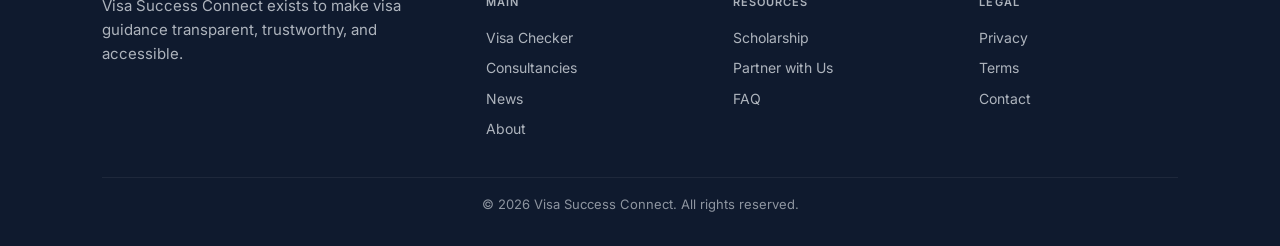
<file: vsc-ui-static/consultancy.html>
<!DOCTYPE html>
<html lang="en">
<head>
  <meta charset="UTF-8">
  <meta name="viewport" content="width=device-width, initial-scale=1.0">
  <title>Consultancy Profile | Best Consultancy Nepal | Visa Success Connect</title>
  <link rel="preconnect" href="https://fonts.googleapis.com">
  <link rel="preconnect" href="https://fonts.gstatic.com" crossorigin>
  <link href="https://fonts.googleapis.com/css2?family=Inter:wght@400;500;600;700;800&display=swap" rel="stylesheet">
  <link rel="stylesheet" href="styles.css">
</head>
<body>
  <div class="topbar">
    <div class="container">
      <span class="topbar-item">Trusted visa guidance</span>
      <span class="topbar-item">Verified consultancies</span>
      <span class="topbar-item">Scholarship support</span>
    </div>
  </div>

  <header class="navbar">
    <div class="container">
      <a href="index.html" class="navbar-brand"><span class="navbar-brand-accent">VSC</span><span class="navbar-brand-full"> / Visa Success Connect</span></a>
      <nav class="navbar-nav">
        <a href="index.html">Home</a>
        <a href="visa-checker.html">Visa Checker</a>
        <a href="consultancies.html">Consultancies</a>
        <a href="blog.html">News</a>
        <a href="about.html">About</a>
        <a href="contact.html">Contact</a>
        <a href="visa-checker.html" class="btn btn-primary btn-sm navbar-cta">Check Visa Chances</a>
      </nav>
      <button id="mobile-menu-toggle" class="navbar-toggle" aria-label="Open menu">☰</button>
    </div>
  </header>

  <div id="mobile-menu" class="mobile-menu" aria-hidden="true">
    <div class="mobile-menu-overlay"></div>
    <div class="mobile-menu-panel">
      <button class="mobile-menu-close" aria-label="Close menu">×</button>
      <nav class="mobile-menu-links">
        <a href="index.html">Home</a>
        <a href="visa-checker.html">Visa Checker</a>
        <a href="consultancies.html">Consultancies</a>
        <a href="blog.html">News</a>
        <a href="about.html">About</a>
        <a href="contact.html">Contact</a>
        <a href="scholarship.html">Scholarship</a>
      </nav>
      <a href="visa-checker.html" class="btn btn-primary btn-block mobile-menu-cta">Check Visa Chances</a>
    </div>
  </div>

  <main>
    <section class="section">
      <div class="container">
        <div class="card consultancy-profile">
          <a href="consultancies.html" class="consultancy-back">← Back to consultancies</a>
          <div id="consultancy-header" class="consultancy-header"></div>
          <div id="consultancy-stats" class="consultancy-stats grid grid-4"></div>
          <div id="consultancy-services" class="consultancy-section"></div>
          <div id="consultancy-connect" class="consultancy-section"></div>
          <div id="consultancy-reviews" class="consultancy-section"></div>
          <a href="visa-checker.html" class="btn btn-primary consultancy-cta">Check Visa Chances</a>
        </div>
      </div>
    </section>
  </main>

  <footer class="footer">
    <div class="container">
      <p class="footer-mission">Visa Success Connect exists to make visa guidance transparent, trustworthy, and accessible.</p>
      <div class="footer-grid">
        <div class="footer-col">
          <div class="footer-col-title">Main</div>
          <a href="visa-checker.html">Visa Checker</a>
          <a href="consultancies.html">Consultancies</a>
          <a href="blog.html">News</a>
          <a href="about.html">About</a>
        </div>
        <div class="footer-col">
          <div class="footer-col-title">Resources</div>
          <a href="scholarship.html">Scholarship</a>
          <a href="partner.html">Partner with Us</a>
          <a href="faq.html">FAQ</a>
        </div>
        <div class="footer-col">
          <div class="footer-col-title">Legal</div>
          <a href="privacy.html">Privacy</a>
          <a href="terms.html">Terms</a>
          <a href="contact.html">Contact</a>
        </div>
      </div>
      <p class="footer-copy">© 2026 Visa Success Connect. All rights reserved.</p>
    </div>
  </footer>

  <a href="https://wa.me/9779800000000" class="float-cta" aria-label="WhatsApp support" target="_blank" rel="noopener">💬</a>

  <script src="app.js"></script>
  <script>
    (function() {
      var p = new URLSearchParams(location.search);
      var slug = p.get('slug') || 'kiec';
      var d = window.VSC_CONSULTANCIES && window.VSC_CONSULTANCIES[slug] || window.VSC_CONSULTANCIES.kiec;
      document.title = d.name + ' | Best Consultancy in Nepal | Visa Success Connect';
      document.getElementById('consultancy-header').innerHTML =
        '<h1 class="consultancy-name">' + d.name + '</h1>' +
        '<p class="consultancy-location">' + d.city + ', ' + d.country + '</p>' +
        '<p class="consultancy-meta">★ ' + d.rating + ' (' + d.reviews.toLocaleString() + ' reviews) • Est. ' + d.established + '</p>';
      document.getElementById('consultancy-stats').innerHTML =
        '<div class="card stat-card"><div class="stat-num">' + d.rating + '</div><div class="stat-label">Rating</div></div>' +
        '<div class="card stat-card"><div class="stat-num">' + d.reviews + '</div><div class="stat-label">Reviews</div></div>' +
        '<div class="card stat-card"><div class="stat-num">' + d.established + '</div><div class="stat-label">Established</div></div>' +
        '<div class="card stat-card"><div class="stat-num">' + d.services.length + '</div><div class="stat-label">Services</div></div>';
      document.getElementById('consultancy-services').innerHTML =
        '<h3 class="card-title">Services</h3>' +
        '<p class="card-text consultancy-desc">' + d.description + '</p>' +
        '<div class="consultancy-pills">' +
        d.services.map(function(s) { return '<span class="pill">' + s + '</span>'; }).join('') + '</div>';
      var wa = (d.whatsapp || '9779800000000');
      var bookUrl = (d.bookingUrl && d.bookingUrl !== '#') ? d.bookingUrl : 'contact.html';
      document.getElementById('consultancy-connect').innerHTML =
        '<h3 class="card-title" id="book-call">Connect with this consultancy</h3>' +
        '<p class="card-text consultancy-desc">Talk to a counselor or book a video call for personalized guidance.</p>' +
        '<div class="consultancy-actions">' +
        '<a href="https://wa.me/' + wa + '" class="btn btn-primary" target="_blank" rel="noopener">Talk to counselor</a>' +
        '<a href="' + bookUrl + '" class="btn btn-outline">Book video call</a>' +
        '</div>';
      document.getElementById('consultancy-reviews').innerHTML =
        '<h3 class="card-title">Sample reviews</h3>' +
        '<div class="consultancy-reviews-list">' +
        '<div class="card consultancy-review-card"><p class="card-text">"Professional and transparent. Got my USA visa in 4 weeks." — Student</p></div>' +
        '<div class="card consultancy-review-card"><p class="card-text">"Great support with documents. Highly recommend." — Student</p></div>' +
        '</div>';
    })();
  </script>
</body>
</html>
</file>
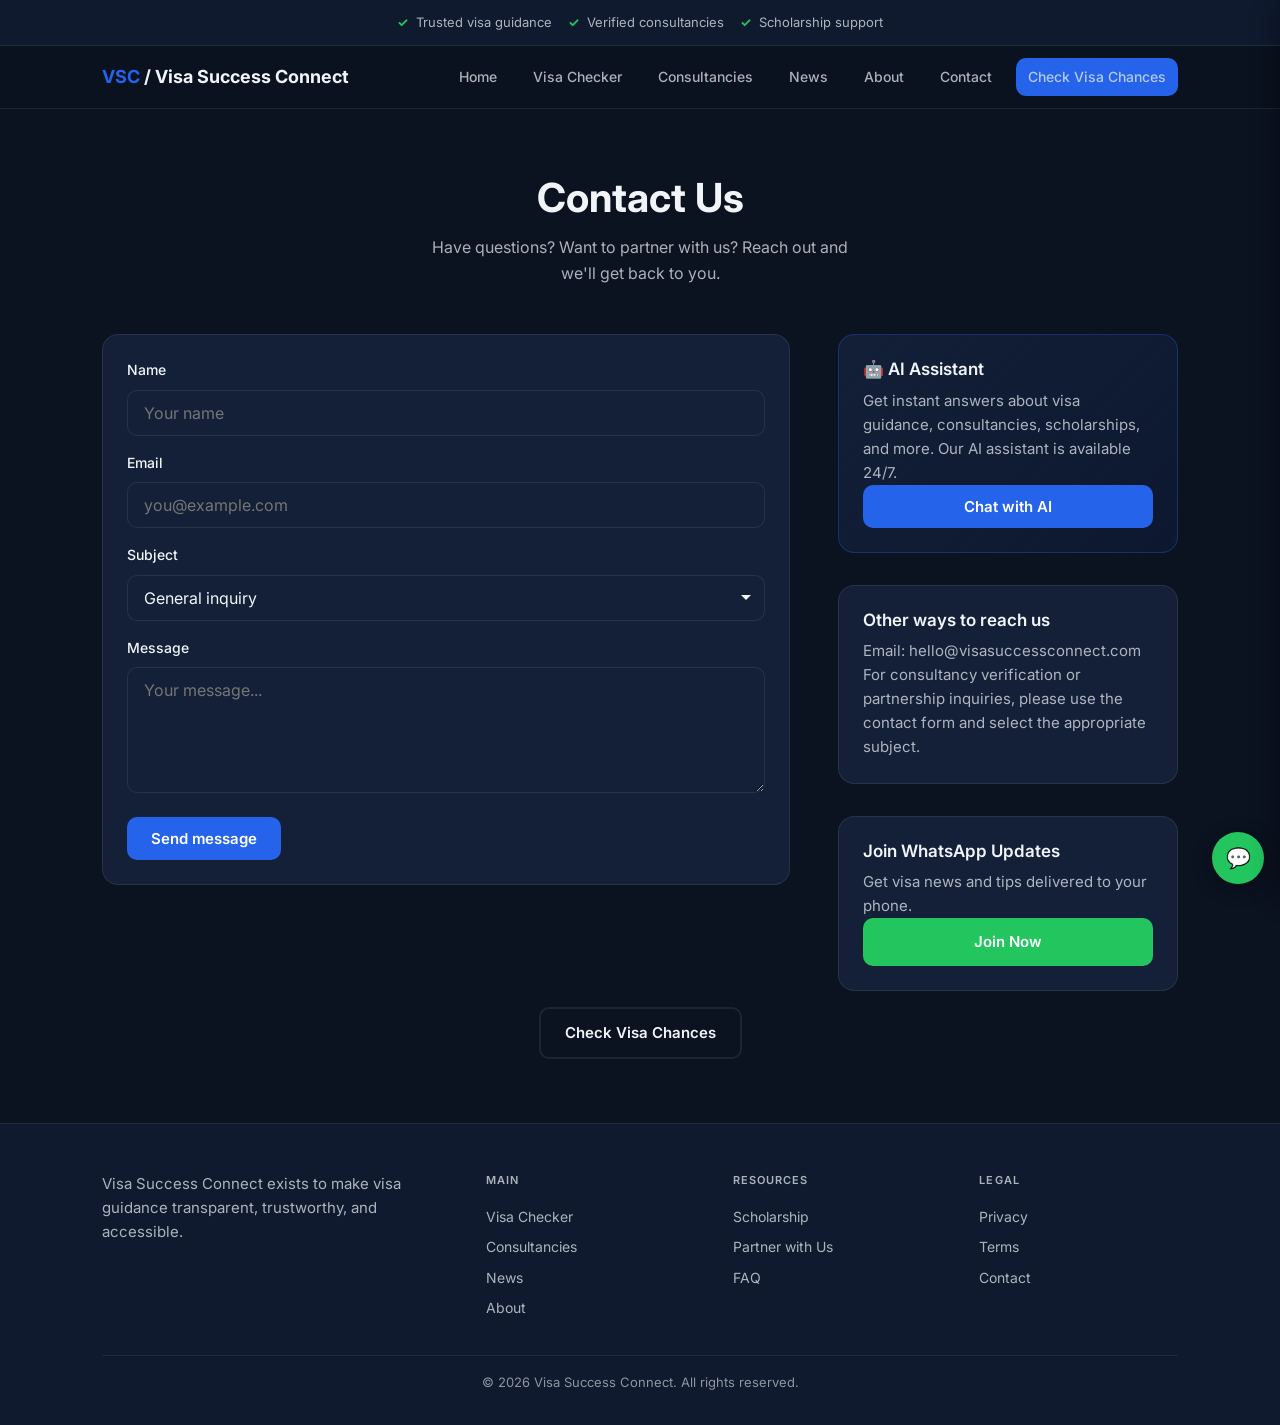
<file: vsc-ui-static/contact.html>
<!DOCTYPE html>
<html lang="en">
<head>
  <meta charset="UTF-8">
  <meta name="viewport" content="width=device-width, initial-scale=1.0">
  <title>Contact Us | Visa Success Connect</title>
  <link rel="preconnect" href="https://fonts.googleapis.com">
  <link rel="preconnect" href="https://fonts.gstatic.com" crossorigin>
  <link href="https://fonts.googleapis.com/css2?family=Inter:wght@400;500;600;700;800&display=swap" rel="stylesheet">
  <link rel="stylesheet" href="styles.css">
</head>
<body>
  <div class="topbar">
    <div class="container">
      <span class="topbar-item">Trusted visa guidance</span>
      <span class="topbar-item">Verified consultancies</span>
      <span class="topbar-item">Scholarship support</span>
    </div>
  </div>

  <header class="navbar">
    <div class="container">
      <a href="index.html" class="navbar-brand"><span class="navbar-brand-accent">VSC</span><span class="navbar-brand-full"> / Visa Success Connect</span></a>
      <nav class="navbar-nav">
        <a href="index.html">Home</a>
        <a href="visa-checker.html">Visa Checker</a>
        <a href="consultancies.html">Consultancies</a>
        <a href="blog.html">News</a>
        <a href="about.html">About</a>
        <a href="contact.html">Contact</a>
        <a href="visa-checker.html" class="btn btn-primary btn-sm navbar-cta">Check Visa Chances</a>
      </nav>
      <button id="mobile-menu-toggle" class="navbar-toggle" aria-label="Open menu">☰</button>
    </div>
  </header>

  <div id="mobile-menu" class="mobile-menu" aria-hidden="true">
    <div class="mobile-menu-overlay"></div>
    <div class="mobile-menu-panel">
      <button class="mobile-menu-close" aria-label="Close menu">×</button>
      <nav class="mobile-menu-links">
        <a href="index.html">Home</a>
        <a href="visa-checker.html">Visa Checker</a>
        <a href="consultancies.html">Consultancies</a>
        <a href="blog.html">News</a>
        <a href="about.html">About</a>
        <a href="contact.html">Contact</a>
        <a href="scholarship.html">Scholarship</a>
      </nav>
      <a href="visa-checker.html" class="btn btn-primary btn-block mobile-menu-cta">Check Visa Chances</a>
    </div>
  </div>

  <main>
    <section class="section">
      <div class="container">
        <div class="page-hero">
          <h1>Contact Us</h1>
          <p>Have questions? Want to partner with us? Reach out and we'll get back to you.</p>
        </div>

        <div class="two-col">
          <div class="card">
            <form id="contact-form" action="#" method="get" class="form">
              <div class="form-group">
                <label for="contact-name">Name</label>
                <input type="text" id="contact-name" name="name" class="input" placeholder="Your name" required>
              </div>
              <div class="form-group">
                <label for="contact-email">Email</label>
                <input type="email" id="contact-email" name="email" class="input" placeholder="you@example.com" required>
              </div>
              <div class="form-group">
                <label for="contact-subject">Subject</label>
                <select id="contact-subject" name="subject" class="input select">
                  <option value="general">General inquiry</option>
                  <option value="partnership">Partnership</option>
                  <option value="consultancy">Consultancy verification</option>
                  <option value="support">Support</option>
                </select>
              </div>
              <div class="form-group">
                <label for="contact-message">Message</label>
                <textarea id="contact-message" name="message" class="input textarea" rows="5" placeholder="Your message..." required></textarea>
              </div>
              <button type="submit" class="btn btn-primary">Send message</button>
            </form>
          </div>

          <aside class="sidebar sidebar-sticky">
            <div class="card card-ai">
              <h3 class="card-title">🤖 AI Assistant</h3>
              <p class="card-text">Get instant answers about visa guidance, consultancies, scholarships, and more. Our AI assistant is available 24/7.</p>
              <button type="button" id="open-ai-chat" class="btn btn-primary btn-block">Chat with AI</button>
            </div>
            <div class="card">
              <h3 class="card-title">Other ways to reach us</h3>
              <p class="card-text">Email: hello@visasuccessconnect.com</p>
              <p class="card-text">For consultancy verification or partnership inquiries, please use the contact form and select the appropriate subject.</p>
            </div>
            <div class="card">
              <h3 class="card-title">Join WhatsApp Updates</h3>
              <p class="card-text">Get visa news and tips delivered to your phone.</p>
              <a href="https://wa.me/9779800000000" class="btn btn-success btn-block" target="_blank" rel="noopener">Join Now</a>
            </div>
          </aside>
        </div>

        <div class="cta-group text-center mt-4">
          <a href="visa-checker.html" class="btn btn-outline">Check Visa Chances</a>
        </div>
      </div>
    </section>
  </main>

  <footer class="footer">
    <div class="container">
      <p class="footer-mission">Visa Success Connect exists to make visa guidance transparent, trustworthy, and accessible.</p>
      <div class="footer-grid">
        <div class="footer-col">
          <div class="footer-col-title">Main</div>
          <a href="visa-checker.html">Visa Checker</a>
          <a href="consultancies.html">Consultancies</a>
          <a href="blog.html">News</a>
          <a href="about.html">About</a>
        </div>
        <div class="footer-col">
          <div class="footer-col-title">Resources</div>
          <a href="scholarship.html">Scholarship</a>
          <a href="partner.html">Partner with Us</a>
          <a href="faq.html">FAQ</a>
        </div>
        <div class="footer-col">
          <div class="footer-col-title">Legal</div>
          <a href="privacy.html">Privacy</a>
          <a href="terms.html">Terms</a>
          <a href="contact.html">Contact</a>
        </div>
      </div>
      <p class="footer-copy">© 2026 Visa Success Connect. All rights reserved.</p>
    </div>
  </footer>

  <a href="https://wa.me/9779800000000" class="float-cta" aria-label="WhatsApp support" target="_blank" rel="noopener">💬</a>

  <!-- Set your Chatbase bot ID here to enable AI chat site-wide. Sign up free at chatbase.co -->
  <script>window.VSC_CHATBOT_ID = 'YOUR_CHATBOT_ID';</script>
  <script src="app.js"></script>
  <script>
    (function() {
      var openBtn = document.getElementById('open-ai-chat');
      if (openBtn) {
        openBtn.addEventListener('click', function() {
          var bubble = document.querySelector('.chatbase-bubble, [data-chatbase], iframe[src*="chatbase"]');
          if (bubble) {
            bubble.click ? bubble.click() : (bubble.parentElement && bubble.parentElement.click && bubble.parentElement.click());
          } else if (!window.VSC_CHATBOT_ID || window.VSC_CHATBOT_ID === 'YOUR_CHATBOT_ID') {
            alert('To enable the AI assistant:\n\n1. Sign up free at chatbase.co\n2. Create a chatbot (train it on your site/FAQ)\n3. Copy your bot ID\n4. In contact.html, replace YOUR_CHATBOT_ID with your ID');
          }
        });
      }
    })();
  </script>
</body>
</html>
</file>
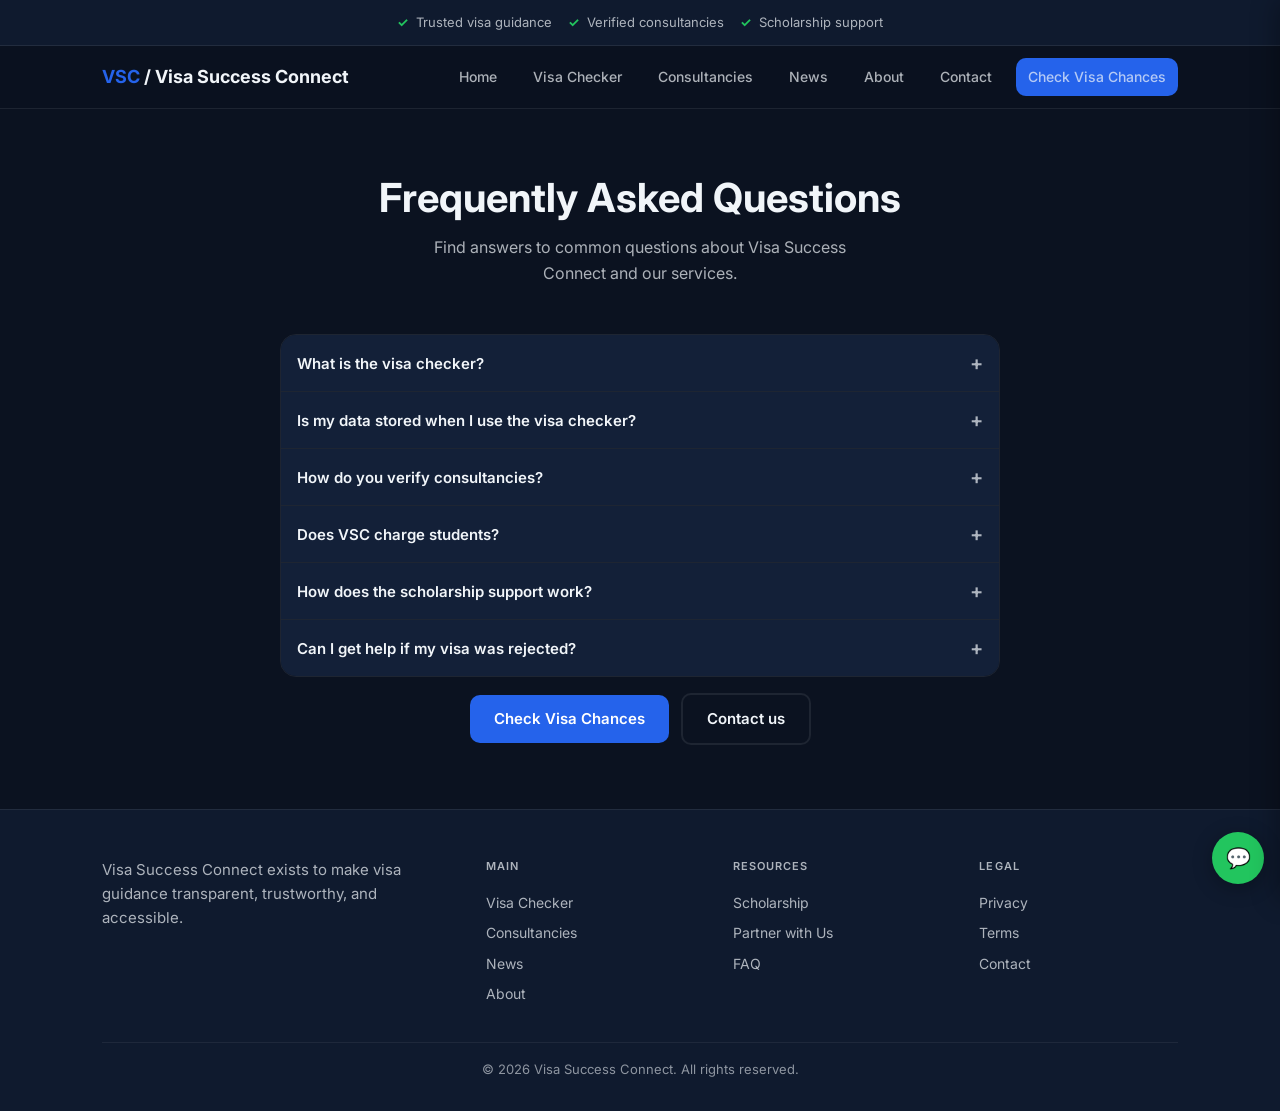
<file: vsc-ui-static/faq.html>
<!DOCTYPE html>
<html lang="en">
<head>
  <meta charset="UTF-8">
  <meta name="viewport" content="width=device-width, initial-scale=1.0">
  <title>FAQ | Visa Success Connect</title>
  <link rel="preconnect" href="https://fonts.googleapis.com">
  <link rel="preconnect" href="https://fonts.gstatic.com" crossorigin>
  <link href="https://fonts.googleapis.com/css2?family=Inter:wght@400;500;600;700;800&display=swap" rel="stylesheet">
  <link rel="stylesheet" href="styles.css">
</head>
<body>
  <div class="topbar">
    <div class="container">
      <span class="topbar-item">Trusted visa guidance</span>
      <span class="topbar-item">Verified consultancies</span>
      <span class="topbar-item">Scholarship support</span>
    </div>
  </div>

  <header class="navbar">
    <div class="container">
      <a href="index.html" class="navbar-brand"><span class="navbar-brand-accent">VSC</span><span class="navbar-brand-full"> / Visa Success Connect</span></a>
      <nav class="navbar-nav">
        <a href="index.html">Home</a>
        <a href="visa-checker.html">Visa Checker</a>
        <a href="consultancies.html">Consultancies</a>
        <a href="blog.html">News</a>
        <a href="about.html">About</a>
        <a href="contact.html">Contact</a>
        <a href="visa-checker.html" class="btn btn-primary btn-sm navbar-cta">Check Visa Chances</a>
      </nav>
      <button id="mobile-menu-toggle" class="navbar-toggle" aria-label="Open menu">☰</button>
    </div>
  </header>

  <div id="mobile-menu" class="mobile-menu" aria-hidden="true">
    <div class="mobile-menu-overlay"></div>
    <div class="mobile-menu-panel">
      <button class="mobile-menu-close" aria-label="Close menu">×</button>
      <nav class="mobile-menu-links">
        <a href="index.html">Home</a>
        <a href="visa-checker.html">Visa Checker</a>
        <a href="consultancies.html">Consultancies</a>
        <a href="blog.html">News</a>
        <a href="about.html">About</a>
        <a href="contact.html">Contact</a>
        <a href="scholarship.html">Scholarship</a>
      </nav>
      <a href="visa-checker.html" class="btn btn-primary btn-block mobile-menu-cta">Check Visa Chances</a>
    </div>
  </div>

  <main>
    <section class="section">
      <div class="container">
        <div class="page-hero">
          <h1>Frequently Asked Questions</h1>
          <p>Find answers to common questions about Visa Success Connect and our services.</p>
        </div>

        <div class="accordion" style="max-width: 720px; margin: 0 auto;">
          <div class="accordion-item">
            <button class="accordion-trigger">What is the visa checker?</button>
            <div class="accordion-panel">
              <div class="accordion-content">The visa checker is a free tool that gives you an instant estimate of your visa chances based on your GPA, English scores, gap years, and financial strength. It helps you understand your profile before connecting with consultancies.</div>
            </div>
          </div>
          <div class="accordion-item">
            <button class="accordion-trigger">Is my data stored when I use the visa checker?</button>
            <div class="accordion-panel">
              <div class="accordion-content">No. Your data is not stored. The score is computed locally in your browser and the result page uses URL parameters. We never save or share your information.</div>
            </div>
          </div>
          <div class="accordion-item">
            <button class="accordion-trigger">How do you verify consultancies?</button>
            <div class="accordion-panel">
              <div class="accordion-content">We verify consultancies through document checks, student reviews, track record assessment, and transparency audits. Only consultancies that meet our standards receive the Verified badge.</div>
            </div>
          </div>
          <div class="accordion-item">
            <button class="accordion-trigger">Does VSC charge students?</button>
            <div class="accordion-panel">
              <div class="accordion-content">Our platform and tools (including the visa checker) are free for students. Consultancies may charge their own fees. We also offer scholarship support to eligible students.</div>
            </div>
          </div>
          <div class="accordion-item">
            <button class="accordion-trigger">How does the scholarship support work?</button>
            <div class="accordion-panel">
              <div class="accordion-content">When you apply through a verified consultancy and complete your visa process, you may be eligible for Rs. 3,000–10,000 in scholarship support. Terms apply. See our Scholarship page for details.</div>
            </div>
          </div>
          <div class="accordion-item">
            <button class="accordion-trigger">Can I get help if my visa was rejected?</button>
            <div class="accordion-panel">
              <div class="accordion-content">Yes. Our verified consultancies can help you understand rejection reasons and strengthen your reapplication. We also publish guides on our blog about what to do after a visa rejection.</div>
            </div>
          </div>
        </div>

        <div class="cta-group text-center mt-4">
          <a href="visa-checker.html" class="btn btn-primary">Check Visa Chances</a>
          <a href="contact.html" class="btn btn-outline">Contact us</a>
        </div>
      </div>
    </section>
  </main>

  <footer class="footer">
    <div class="container">
      <p class="footer-mission">Visa Success Connect exists to make visa guidance transparent, trustworthy, and accessible.</p>
      <div class="footer-grid">
        <div class="footer-col">
          <div class="footer-col-title">Main</div>
          <a href="visa-checker.html">Visa Checker</a>
          <a href="consultancies.html">Consultancies</a>
          <a href="blog.html">News</a>
          <a href="about.html">About</a>
        </div>
        <div class="footer-col">
          <div class="footer-col-title">Resources</div>
          <a href="scholarship.html">Scholarship</a>
          <a href="partner.html">Partner with Us</a>
          <a href="faq.html">FAQ</a>
        </div>
        <div class="footer-col">
          <div class="footer-col-title">Legal</div>
          <a href="privacy.html">Privacy</a>
          <a href="terms.html">Terms</a>
          <a href="contact.html">Contact</a>
        </div>
      </div>
      <p class="footer-copy">© 2026 Visa Success Connect. All rights reserved.</p>
    </div>
  </footer>

  <a href="https://wa.me/9779800000000" class="float-cta" aria-label="WhatsApp support" target="_blank" rel="noopener">💬</a>

  <script src="app.js"></script>
</body>
</html>
</file>
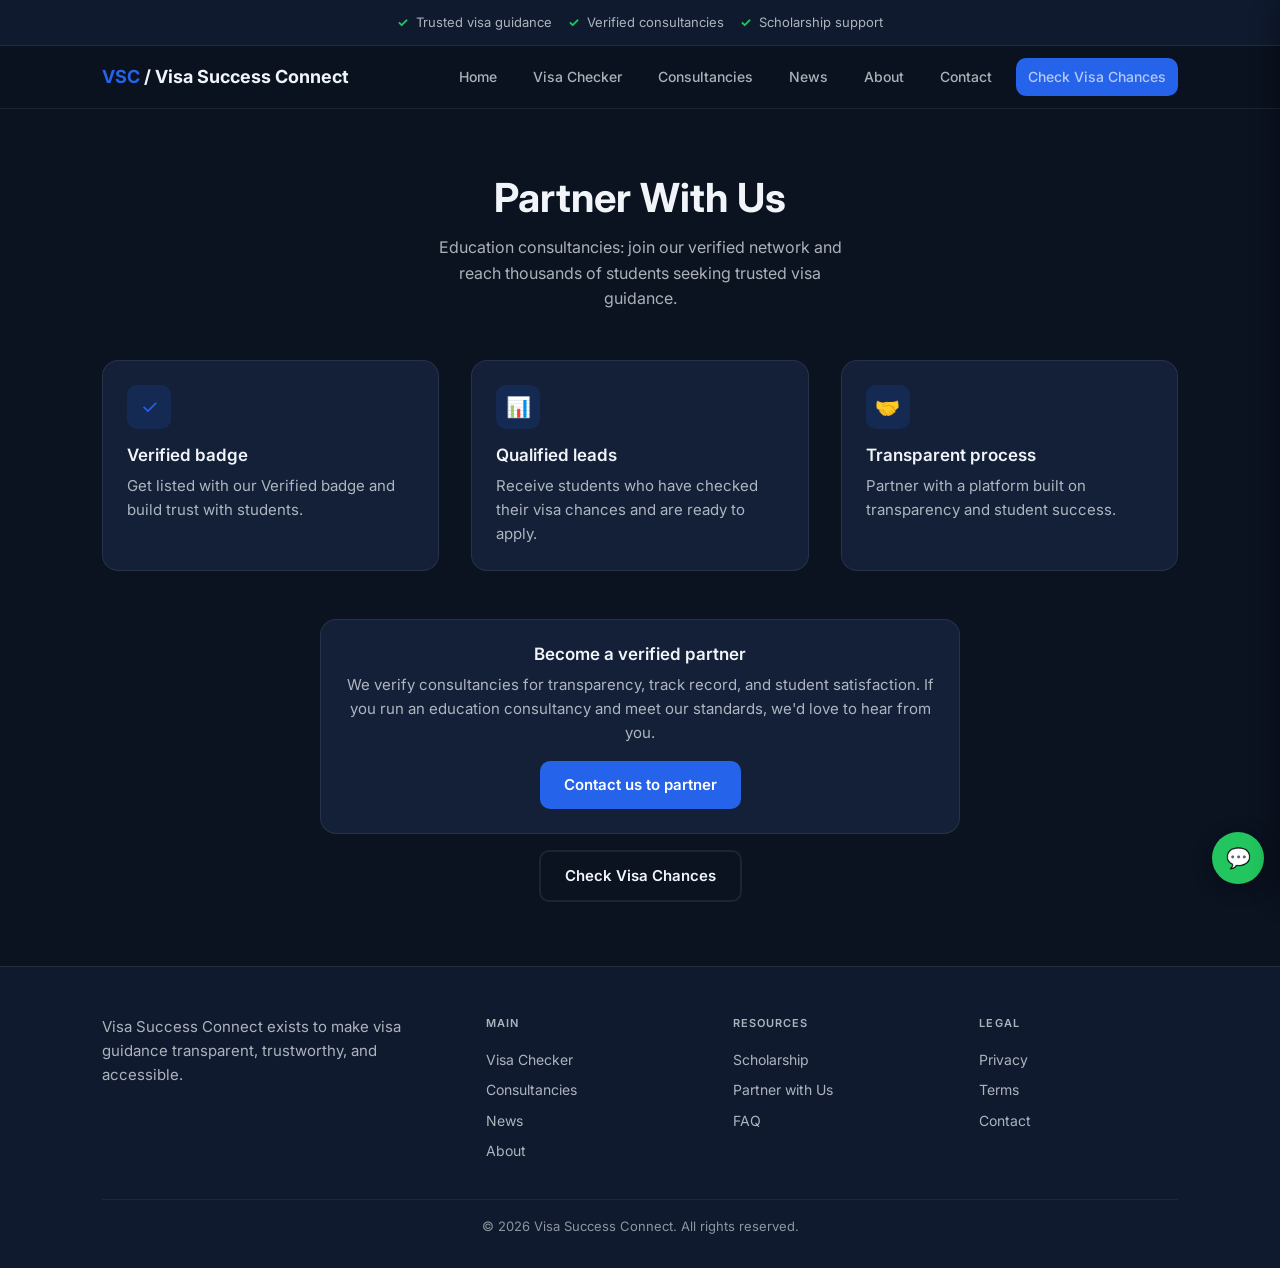
<file: vsc-ui-static/partner.html>
<!DOCTYPE html>
<html lang="en">
<head>
  <meta charset="UTF-8">
  <meta name="viewport" content="width=device-width, initial-scale=1.0">
  <title>Partner With Us | Visa Success Connect</title>
  <link rel="preconnect" href="https://fonts.googleapis.com">
  <link rel="preconnect" href="https://fonts.gstatic.com" crossorigin>
  <link href="https://fonts.googleapis.com/css2?family=Inter:wght@400;500;600;700;800&display=swap" rel="stylesheet">
  <link rel="stylesheet" href="styles.css">
</head>
<body>
  <div class="topbar">
    <div class="container">
      <span class="topbar-item">Trusted visa guidance</span>
      <span class="topbar-item">Verified consultancies</span>
      <span class="topbar-item">Scholarship support</span>
    </div>
  </div>

  <header class="navbar">
    <div class="container">
      <a href="index.html" class="navbar-brand"><span class="navbar-brand-accent">VSC</span><span class="navbar-brand-full"> / Visa Success Connect</span></a>
      <nav class="navbar-nav">
        <a href="index.html">Home</a>
        <a href="visa-checker.html">Visa Checker</a>
        <a href="consultancies.html">Consultancies</a>
        <a href="blog.html">News</a>
        <a href="about.html">About</a>
        <a href="contact.html">Contact</a>
        <a href="visa-checker.html" class="btn btn-primary btn-sm navbar-cta">Check Visa Chances</a>
      </nav>
      <button id="mobile-menu-toggle" class="navbar-toggle" aria-label="Open menu">☰</button>
    </div>
  </header>

  <div id="mobile-menu" class="mobile-menu" aria-hidden="true">
    <div class="mobile-menu-overlay"></div>
    <div class="mobile-menu-panel">
      <button class="mobile-menu-close" aria-label="Close menu">×</button>
      <nav class="mobile-menu-links">
        <a href="index.html">Home</a>
        <a href="visa-checker.html">Visa Checker</a>
        <a href="consultancies.html">Consultancies</a>
        <a href="blog.html">News</a>
        <a href="about.html">About</a>
        <a href="contact.html">Contact</a>
        <a href="scholarship.html">Scholarship</a>
      </nav>
      <a href="visa-checker.html" class="btn btn-primary btn-block mobile-menu-cta">Check Visa Chances</a>
    </div>
  </div>

  <main>
    <section class="section">
      <div class="container">
        <div class="page-hero">
          <h1>Partner With Us</h1>
          <p>Education consultancies: join our verified network and reach thousands of students seeking trusted visa guidance.</p>
        </div>

        <div class="grid grid-3">
          <div class="card">
            <div class="card-icon">✓</div>
            <h3 class="card-title">Verified badge</h3>
            <p class="card-text">Get listed with our Verified badge and build trust with students.</p>
          </div>
          <div class="card">
            <div class="card-icon">📊</div>
            <h3 class="card-title">Qualified leads</h3>
            <p class="card-text">Receive students who have checked their visa chances and are ready to apply.</p>
          </div>
          <div class="card">
            <div class="card-icon">🤝</div>
            <h3 class="card-title">Transparent process</h3>
            <p class="card-text">Partner with a platform built on transparency and student success.</p>
          </div>
        </div>

        <div class="card card-center" style="margin-top: var(--space-8);">
          <h3 class="card-title">Become a verified partner</h3>
          <p class="card-text">We verify consultancies for transparency, track record, and student satisfaction. If you run an education consultancy and meet our standards, we'd love to hear from you.</p>
          <a href="contact.html" class="btn btn-primary" style="margin-top: var(--space-4);">Contact us to partner</a>
        </div>

        <div class="cta-group text-center mt-4">
          <a href="visa-checker.html" class="btn btn-outline">Check Visa Chances</a>
        </div>
      </div>
    </section>
  </main>

  <footer class="footer">
    <div class="container">
      <p class="footer-mission">Visa Success Connect exists to make visa guidance transparent, trustworthy, and accessible.</p>
      <div class="footer-grid">
        <div class="footer-col">
          <div class="footer-col-title">Main</div>
          <a href="visa-checker.html">Visa Checker</a>
          <a href="consultancies.html">Consultancies</a>
          <a href="blog.html">News</a>
          <a href="about.html">About</a>
        </div>
        <div class="footer-col">
          <div class="footer-col-title">Resources</div>
          <a href="scholarship.html">Scholarship</a>
          <a href="partner.html">Partner with Us</a>
          <a href="faq.html">FAQ</a>
        </div>
        <div class="footer-col">
          <div class="footer-col-title">Legal</div>
          <a href="privacy.html">Privacy</a>
          <a href="terms.html">Terms</a>
          <a href="contact.html">Contact</a>
        </div>
      </div>
      <p class="footer-copy">© 2026 Visa Success Connect. All rights reserved.</p>
    </div>
  </footer>

  <a href="https://wa.me/9779800000000" class="float-cta" aria-label="WhatsApp support" target="_blank" rel="noopener">💬</a>

  <script src="app.js"></script>
</body>
</html>
</file>
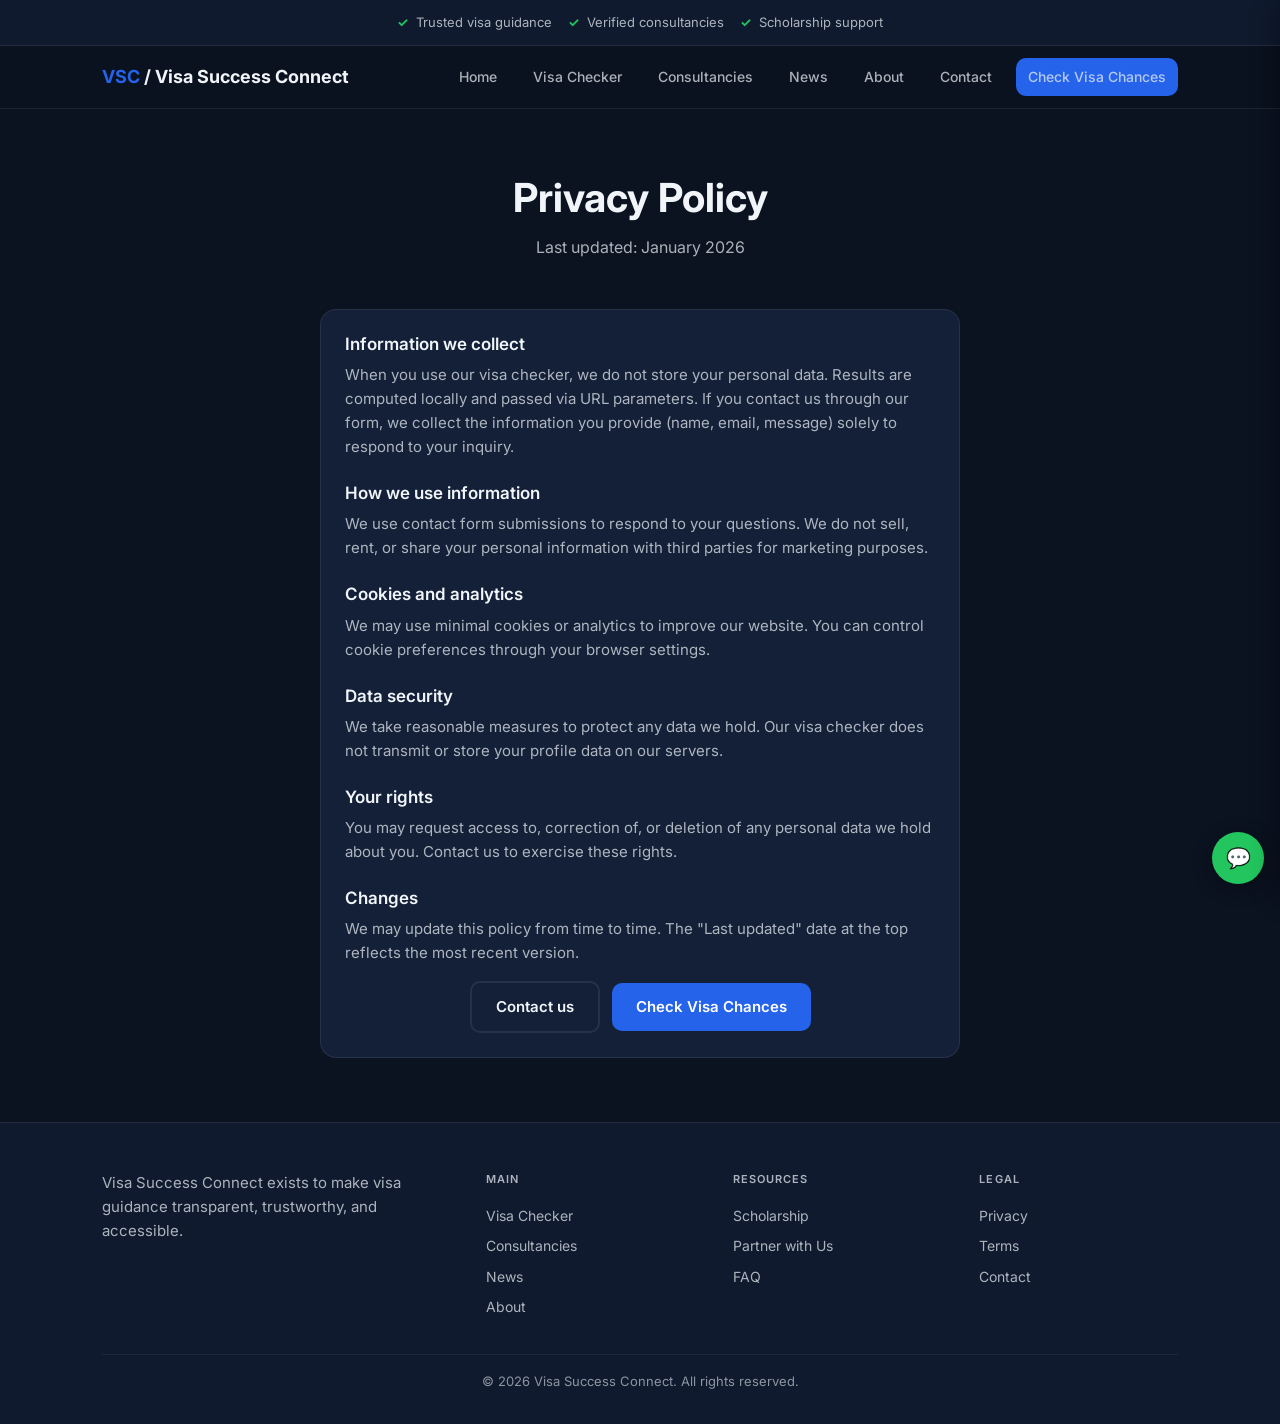
<file: vsc-ui-static/privacy.html>
<!DOCTYPE html>
<html lang="en">
<head>
  <meta charset="UTF-8">
  <meta name="viewport" content="width=device-width, initial-scale=1.0">
  <title>Privacy Policy | Visa Success Connect</title>
  <link rel="preconnect" href="https://fonts.googleapis.com">
  <link rel="preconnect" href="https://fonts.gstatic.com" crossorigin>
  <link href="https://fonts.googleapis.com/css2?family=Inter:wght@400;500;600;700;800&display=swap" rel="stylesheet">
  <link rel="stylesheet" href="styles.css">
</head>
<body>
  <div class="topbar">
    <div class="container">
      <span class="topbar-item">Trusted visa guidance</span>
      <span class="topbar-item">Verified consultancies</span>
      <span class="topbar-item">Scholarship support</span>
    </div>
  </div>

  <header class="navbar">
    <div class="container">
      <a href="index.html" class="navbar-brand"><span class="navbar-brand-accent">VSC</span><span class="navbar-brand-full"> / Visa Success Connect</span></a>
      <nav class="navbar-nav">
        <a href="index.html">Home</a>
        <a href="visa-checker.html">Visa Checker</a>
        <a href="consultancies.html">Consultancies</a>
        <a href="blog.html">News</a>
        <a href="about.html">About</a>
        <a href="contact.html">Contact</a>
        <a href="visa-checker.html" class="btn btn-primary btn-sm navbar-cta">Check Visa Chances</a>
      </nav>
      <button id="mobile-menu-toggle" class="navbar-toggle" aria-label="Open menu">☰</button>
    </div>
  </header>

  <div id="mobile-menu" class="mobile-menu" aria-hidden="true">
    <div class="mobile-menu-overlay"></div>
    <div class="mobile-menu-panel">
      <button class="mobile-menu-close" aria-label="Close menu">×</button>
      <nav class="mobile-menu-links">
        <a href="index.html">Home</a>
        <a href="visa-checker.html">Visa Checker</a>
        <a href="consultancies.html">Consultancies</a>
        <a href="blog.html">News</a>
        <a href="about.html">About</a>
        <a href="contact.html">Contact</a>
        <a href="scholarship.html">Scholarship</a>
      </nav>
      <a href="visa-checker.html" class="btn btn-primary btn-block mobile-menu-cta">Check Visa Chances</a>
    </div>
  </div>

  <main>
    <section class="section">
      <div class="container">
        <div class="page-hero">
          <h1>Privacy Policy</h1>
          <p>Last updated: January 2026</p>
        </div>

        <div class="card card-centered">
          <h3 class="card-title">Information we collect</h3>
          <p class="card-text">When you use our visa checker, we do not store your personal data. Results are computed locally and passed via URL parameters. If you contact us through our form, we collect the information you provide (name, email, message) solely to respond to your inquiry.</p>

          <h3 class="card-title" style="margin-top: var(--space-5);">How we use information</h3>
          <p class="card-text">We use contact form submissions to respond to your questions. We do not sell, rent, or share your personal information with third parties for marketing purposes.</p>

          <h3 class="card-title" style="margin-top: var(--space-5);">Cookies and analytics</h3>
          <p class="card-text">We may use minimal cookies or analytics to improve our website. You can control cookie preferences through your browser settings.</p>

          <h3 class="card-title" style="margin-top: var(--space-5);">Data security</h3>
          <p class="card-text">We take reasonable measures to protect any data we hold. Our visa checker does not transmit or store your profile data on our servers.</p>

          <h3 class="card-title" style="margin-top: var(--space-5);">Your rights</h3>
          <p class="card-text">You may request access to, correction of, or deletion of any personal data we hold about you. Contact us to exercise these rights.</p>

          <h3 class="card-title" style="margin-top: var(--space-5);">Changes</h3>
          <p class="card-text">We may update this policy from time to time. The "Last updated" date at the top reflects the most recent version.</p>

          <div class="cta-group text-center mt-4">
            <a href="contact.html" class="btn btn-outline">Contact us</a>
            <a href="visa-checker.html" class="btn btn-primary">Check Visa Chances</a>
          </div>
        </div>
      </div>
    </section>
  </main>

  <footer class="footer">
    <div class="container">
      <p class="footer-mission">Visa Success Connect exists to make visa guidance transparent, trustworthy, and accessible.</p>
      <div class="footer-grid">
        <div class="footer-col">
          <div class="footer-col-title">Main</div>
          <a href="visa-checker.html">Visa Checker</a>
          <a href="consultancies.html">Consultancies</a>
          <a href="blog.html">News</a>
          <a href="about.html">About</a>
        </div>
        <div class="footer-col">
          <div class="footer-col-title">Resources</div>
          <a href="scholarship.html">Scholarship</a>
          <a href="partner.html">Partner with Us</a>
          <a href="faq.html">FAQ</a>
        </div>
        <div class="footer-col">
          <div class="footer-col-title">Legal</div>
          <a href="privacy.html">Privacy</a>
          <a href="terms.html">Terms</a>
          <a href="contact.html">Contact</a>
        </div>
      </div>
      <p class="footer-copy">© 2026 Visa Success Connect. All rights reserved.</p>
    </div>
  </footer>

  <a href="https://wa.me/9779800000000" class="float-cta" aria-label="WhatsApp support" target="_blank" rel="noopener">💬</a>

  <script src="app.js"></script>
</body>
</html>
</file>
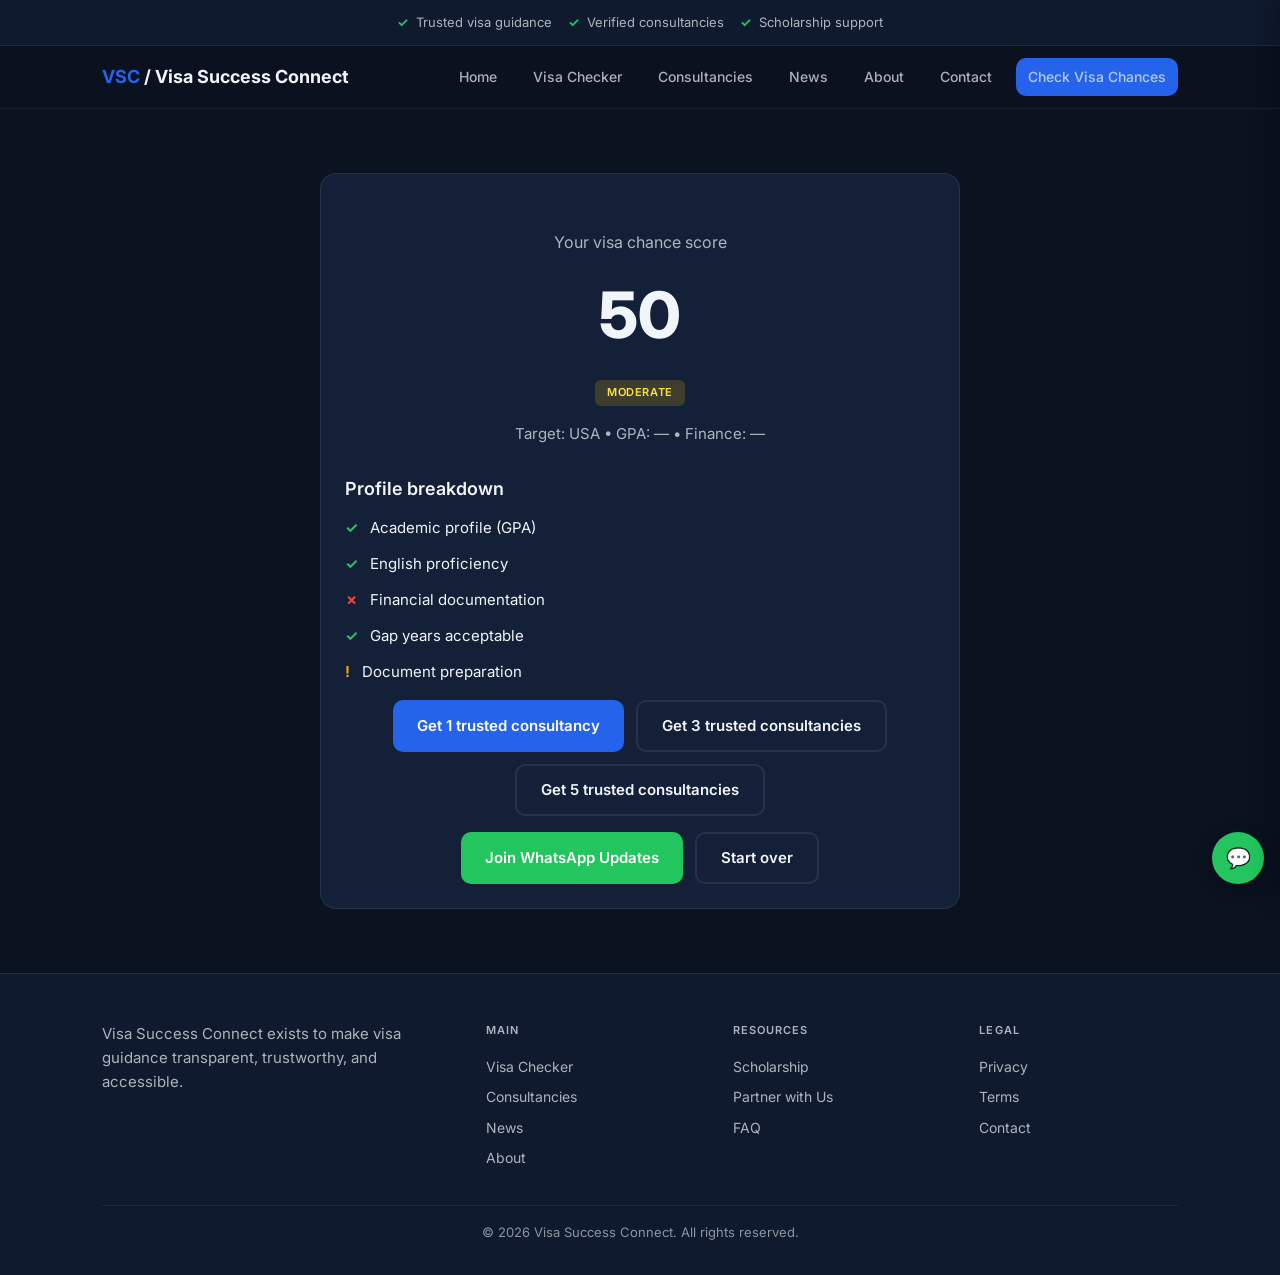
<file: vsc-ui-static/result.html>
<!DOCTYPE html>
<html lang="en">
<head>
  <meta charset="UTF-8">
  <meta name="viewport" content="width=device-width, initial-scale=1.0">
  <title>Your Visa Results | Visa Success Connect</title>
  <link rel="preconnect" href="https://fonts.googleapis.com">
  <link rel="preconnect" href="https://fonts.gstatic.com" crossorigin>
  <link href="https://fonts.googleapis.com/css2?family=Inter:wght@400;500;600;700;800&display=swap" rel="stylesheet">
  <link rel="stylesheet" href="styles.css">
</head>
<body>
  <div class="topbar">
    <div class="container">
      <span class="topbar-item">Trusted visa guidance</span>
      <span class="topbar-item">Verified consultancies</span>
      <span class="topbar-item">Scholarship support</span>
    </div>
  </div>

  <header class="navbar">
    <div class="container">
      <a href="index.html" class="navbar-brand"><span class="navbar-brand-accent">VSC</span><span class="navbar-brand-full"> / Visa Success Connect</span></a>
      <nav class="navbar-nav">
        <a href="index.html">Home</a>
        <a href="visa-checker.html">Visa Checker</a>
        <a href="consultancies.html">Consultancies</a>
        <a href="blog.html">News</a>
        <a href="about.html">About</a>
        <a href="contact.html">Contact</a>
        <a href="visa-checker.html" class="btn btn-primary btn-sm navbar-cta">Check Visa Chances</a>
      </nav>
      <button id="mobile-menu-toggle" class="navbar-toggle" aria-label="Open menu">☰</button>
    </div>
  </header>

  <div id="mobile-menu" class="mobile-menu" aria-hidden="true">
    <div class="mobile-menu-overlay"></div>
    <div class="mobile-menu-panel">
      <button class="mobile-menu-close" aria-label="Close menu">×</button>
      <nav class="mobile-menu-links">
        <a href="index.html">Home</a>
        <a href="visa-checker.html">Visa Checker</a>
        <a href="consultancies.html">Consultancies</a>
        <a href="blog.html">News</a>
        <a href="about.html">About</a>
        <a href="contact.html">Contact</a>
        <a href="scholarship.html">Scholarship</a>
      </nav>
      <a href="visa-checker.html" class="btn btn-primary btn-block mobile-menu-cta">Check Visa Chances</a>
    </div>
  </div>

  <main>
    <section class="section">
      <div class="container">
        <div class="card card-centered">
          <div class="result-score">
            <p style="color: var(--text-muted); margin-bottom: var(--space-2);">Your visa chance score</p>
            <div class="result-num" id="result-score">—</div>
            <div class="result-band" id="result-band"></div>
            <p id="result-meta" style="color: var(--text-muted); font-size: 0.9375rem;"></p>
          </div>

          <div class="mb-4">
            <h3 class="mb-4">Profile breakdown</h3>
            <ul class="checklist" id="result-checklist"></ul>
          </div>

          <div class="btn-group mb-4">
            <a href="consultancies.html" class="btn btn-primary">Get 1 trusted consultancy</a>
            <a href="consultancies.html" class="btn btn-outline">Get 3 trusted consultancies</a>
            <a href="consultancies.html" class="btn btn-outline">Get 5 trusted consultancies</a>
          </div>

          <div class="btn-group">
            <a href="https://wa.me/9779800000000" class="btn btn-success" target="_blank" rel="noopener">Join WhatsApp Updates</a>
            <a href="visa-checker.html" class="btn btn-outline">Start over</a>
          </div>
        </div>
      </div>
    </section>
  </main>

  <footer class="footer">
    <div class="container">
      <p class="footer-mission">Visa Success Connect exists to make visa guidance transparent, trustworthy, and accessible.</p>
      <div class="footer-grid">
        <div class="footer-col">
          <div class="footer-col-title">Main</div>
          <a href="visa-checker.html">Visa Checker</a>
          <a href="consultancies.html">Consultancies</a>
          <a href="blog.html">News</a>
          <a href="about.html">About</a>
        </div>
        <div class="footer-col">
          <div class="footer-col-title">Resources</div>
          <a href="scholarship.html">Scholarship</a>
          <a href="partner.html">Partner with Us</a>
          <a href="faq.html">FAQ</a>
        </div>
        <div class="footer-col">
          <div class="footer-col-title">Legal</div>
          <a href="privacy.html">Privacy</a>
          <a href="terms.html">Terms</a>
          <a href="contact.html">Contact</a>
        </div>
      </div>
      <p class="footer-copy">© 2026 Visa Success Connect. All rights reserved.</p>
    </div>
  </footer>

  <a href="https://wa.me/9779800000000" class="float-cta" aria-label="WhatsApp support" target="_blank" rel="noopener">💬</a>

  <script src="app.js"></script>
  <script>
    (function() {
      var p = new URLSearchParams(location.search);
      var score = parseInt(p.get('score'), 10) || 50;
      var band = p.get('band') || 'MODERATE';
      var country = p.get('country') || 'USA';
      var gpa = p.get('gpa') || '—';
      var finance = p.get('finance') || '—';

      document.getElementById('result-score').textContent = score;
      var bandEl = document.getElementById('result-band');
      var cls = band === 'HIGH' ? 'badge badge-green' : band === 'MODERATE' ? 'badge badge-yellow' : 'badge badge-gray';
      bandEl.innerHTML = '<span class="badge ' + cls + '">' + band + '</span>';
      document.getElementById('result-meta').textContent = 'Target: ' + country + ' • GPA: ' + gpa + ' • Finance: ' + finance;

      var items = [
        { text: 'Academic profile (GPA)', ok: score >= 45 },
        { text: 'English proficiency', ok: score >= 50 },
        { text: 'Financial documentation', ok: finance === 'STRONG' || finance === 'VERY STRONG' },
        { text: 'Gap years acceptable', ok: true },
        { text: 'Document preparation', ok: band === 'HIGH', warn: band === 'MODERATE' }
      ];
      var ul = document.getElementById('result-checklist');
      items.forEach(function(i) {
        var li = document.createElement('li');
        li.className = i.warn ? 'warn' : (i.ok ? '' : 'cross');
        li.textContent = i.text;
        ul.appendChild(li);
      });
    })();
  </script>
</body>
</html>
</file>
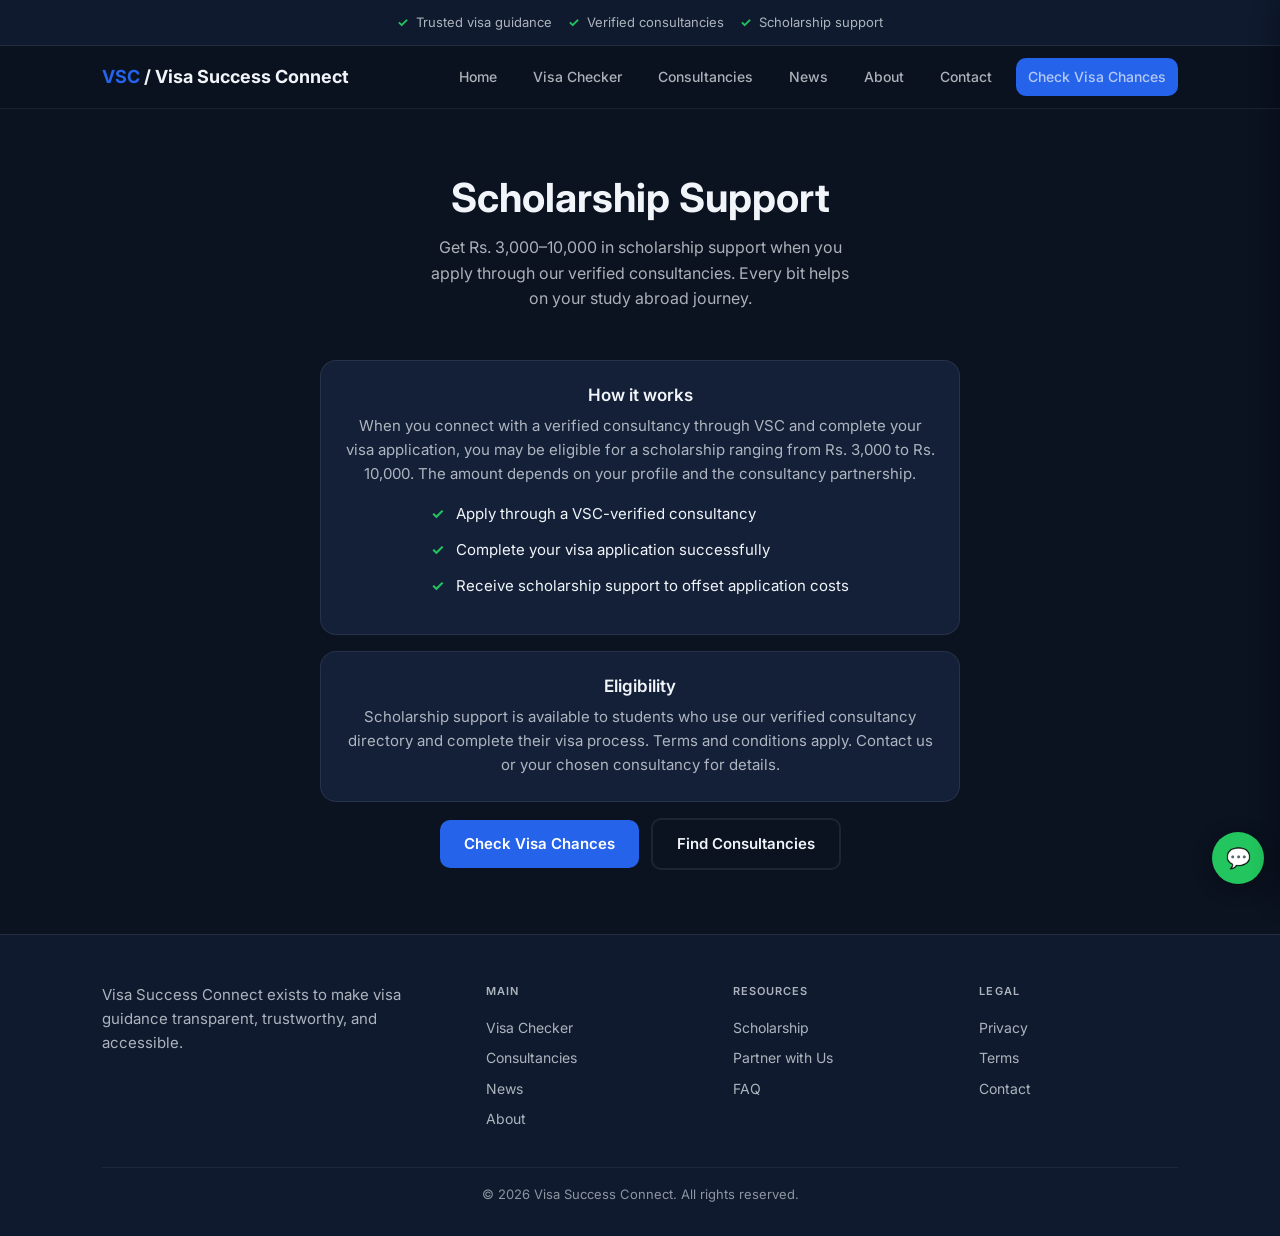
<file: vsc-ui-static/scholarship.html>
<!DOCTYPE html>
<html lang="en">
<head>
  <meta charset="UTF-8">
  <meta name="viewport" content="width=device-width, initial-scale=1.0">
  <title>Scholarship Support | Visa Success Connect</title>
  <link rel="preconnect" href="https://fonts.googleapis.com">
  <link rel="preconnect" href="https://fonts.gstatic.com" crossorigin>
  <link href="https://fonts.googleapis.com/css2?family=Inter:wght@400;500;600;700;800&display=swap" rel="stylesheet">
  <link rel="stylesheet" href="styles.css">
</head>
<body>
  <div class="topbar">
    <div class="container">
      <span class="topbar-item">Trusted visa guidance</span>
      <span class="topbar-item">Verified consultancies</span>
      <span class="topbar-item">Scholarship support</span>
    </div>
  </div>

  <header class="navbar">
    <div class="container">
      <a href="index.html" class="navbar-brand"><span class="navbar-brand-accent">VSC</span><span class="navbar-brand-full"> / Visa Success Connect</span></a>
      <nav class="navbar-nav">
        <a href="index.html">Home</a>
        <a href="visa-checker.html">Visa Checker</a>
        <a href="consultancies.html">Consultancies</a>
        <a href="blog.html">News</a>
        <a href="about.html">About</a>
        <a href="contact.html">Contact</a>
        <a href="visa-checker.html" class="btn btn-primary btn-sm navbar-cta">Check Visa Chances</a>
      </nav>
      <button id="mobile-menu-toggle" class="navbar-toggle" aria-label="Open menu">☰</button>
    </div>
  </header>

  <div id="mobile-menu" class="mobile-menu" aria-hidden="true">
    <div class="mobile-menu-overlay"></div>
    <div class="mobile-menu-panel">
      <button class="mobile-menu-close" aria-label="Close menu">×</button>
      <nav class="mobile-menu-links">
        <a href="index.html">Home</a>
        <a href="visa-checker.html">Visa Checker</a>
        <a href="consultancies.html">Consultancies</a>
        <a href="blog.html">News</a>
        <a href="about.html">About</a>
        <a href="contact.html">Contact</a>
        <a href="scholarship.html">Scholarship</a>
      </nav>
      <a href="visa-checker.html" class="btn btn-primary btn-block mobile-menu-cta">Check Visa Chances</a>
    </div>
  </div>

  <main>
    <section class="section">
      <div class="container">
        <div class="page-hero">
          <h1>Scholarship Support</h1>
          <p>Get Rs. 3,000–10,000 in scholarship support when you apply through our verified consultancies. Every bit helps on your study abroad journey.</p>
        </div>

        <div class="card card-center mb-4">
          <h3 class="card-title">How it works</h3>
          <p class="card-text">When you connect with a verified consultancy through VSC and complete your visa application, you may be eligible for a scholarship ranging from Rs. 3,000 to Rs. 10,000. The amount depends on your profile and the consultancy partnership.</p>
          <ul class="checklist" style="margin-top: var(--space-4); text-align: left; display: inline-block;">
            <li>Apply through a VSC-verified consultancy</li>
            <li>Complete your visa application successfully</li>
            <li>Receive scholarship support to offset application costs</li>
          </ul>
        </div>

        <div class="card card-center mb-4">
          <h3 class="card-title">Eligibility</h3>
          <p class="card-text">Scholarship support is available to students who use our verified consultancy directory and complete their visa process. Terms and conditions apply. Contact us or your chosen consultancy for details.</p>
        </div>

        <div class="cta-group text-center">
          <a href="visa-checker.html" class="btn btn-primary">Check Visa Chances</a>
          <a href="consultancies.html" class="btn btn-outline">Find Consultancies</a>
        </div>
      </div>
    </section>
  </main>

  <footer class="footer">
    <div class="container">
      <p class="footer-mission">Visa Success Connect exists to make visa guidance transparent, trustworthy, and accessible.</p>
      <div class="footer-grid">
        <div class="footer-col">
          <div class="footer-col-title">Main</div>
          <a href="visa-checker.html">Visa Checker</a>
          <a href="consultancies.html">Consultancies</a>
          <a href="blog.html">News</a>
          <a href="about.html">About</a>
        </div>
        <div class="footer-col">
          <div class="footer-col-title">Resources</div>
          <a href="scholarship.html">Scholarship</a>
          <a href="partner.html">Partner with Us</a>
          <a href="faq.html">FAQ</a>
        </div>
        <div class="footer-col">
          <div class="footer-col-title">Legal</div>
          <a href="privacy.html">Privacy</a>
          <a href="terms.html">Terms</a>
          <a href="contact.html">Contact</a>
        </div>
      </div>
      <p class="footer-copy">© 2026 Visa Success Connect. All rights reserved.</p>
    </div>
  </footer>

  <a href="https://wa.me/9779800000000" class="float-cta" aria-label="WhatsApp support" target="_blank" rel="noopener">💬</a>

  <script src="app.js"></script>
</body>
</html>
</file>
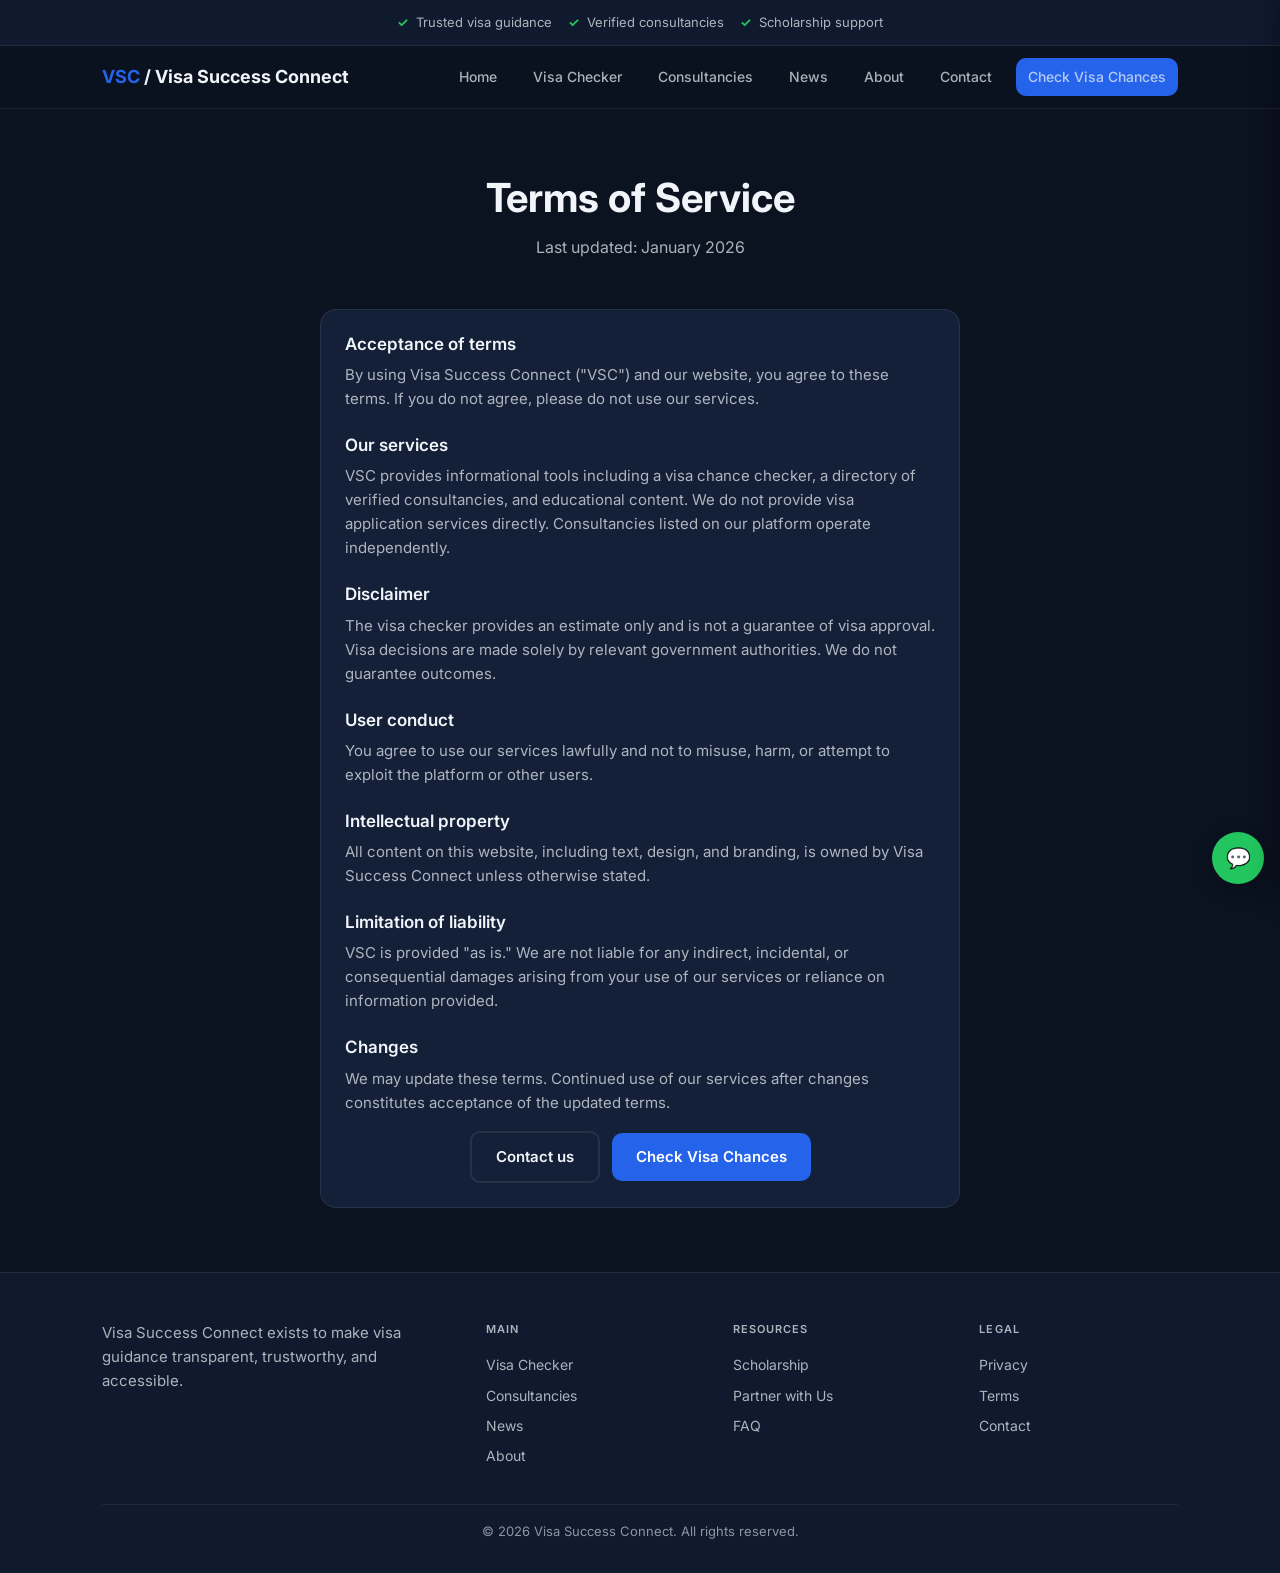
<file: vsc-ui-static/terms.html>
<!DOCTYPE html>
<html lang="en">
<head>
  <meta charset="UTF-8">
  <meta name="viewport" content="width=device-width, initial-scale=1.0">
  <title>Terms of Service | Visa Success Connect</title>
  <link rel="preconnect" href="https://fonts.googleapis.com">
  <link rel="preconnect" href="https://fonts.gstatic.com" crossorigin>
  <link href="https://fonts.googleapis.com/css2?family=Inter:wght@400;500;600;700;800&display=swap" rel="stylesheet">
  <link rel="stylesheet" href="styles.css">
</head>
<body>
  <div class="topbar">
    <div class="container">
      <span class="topbar-item">Trusted visa guidance</span>
      <span class="topbar-item">Verified consultancies</span>
      <span class="topbar-item">Scholarship support</span>
    </div>
  </div>

  <header class="navbar">
    <div class="container">
      <a href="index.html" class="navbar-brand"><span class="navbar-brand-accent">VSC</span><span class="navbar-brand-full"> / Visa Success Connect</span></a>
      <nav class="navbar-nav">
        <a href="index.html">Home</a>
        <a href="visa-checker.html">Visa Checker</a>
        <a href="consultancies.html">Consultancies</a>
        <a href="blog.html">News</a>
        <a href="about.html">About</a>
        <a href="contact.html">Contact</a>
        <a href="visa-checker.html" class="btn btn-primary btn-sm navbar-cta">Check Visa Chances</a>
      </nav>
      <button id="mobile-menu-toggle" class="navbar-toggle" aria-label="Open menu">☰</button>
    </div>
  </header>

  <div id="mobile-menu" class="mobile-menu" aria-hidden="true">
    <div class="mobile-menu-overlay"></div>
    <div class="mobile-menu-panel">
      <button class="mobile-menu-close" aria-label="Close menu">×</button>
      <nav class="mobile-menu-links">
        <a href="index.html">Home</a>
        <a href="visa-checker.html">Visa Checker</a>
        <a href="consultancies.html">Consultancies</a>
        <a href="blog.html">News</a>
        <a href="about.html">About</a>
        <a href="contact.html">Contact</a>
        <a href="scholarship.html">Scholarship</a>
      </nav>
      <a href="visa-checker.html" class="btn btn-primary btn-block mobile-menu-cta">Check Visa Chances</a>
    </div>
  </div>

  <main>
    <section class="section">
      <div class="container">
        <div class="page-hero">
          <h1>Terms of Service</h1>
          <p>Last updated: January 2026</p>
        </div>

        <div class="card card-centered">
          <h3 class="card-title">Acceptance of terms</h3>
          <p class="card-text">By using Visa Success Connect ("VSC") and our website, you agree to these terms. If you do not agree, please do not use our services.</p>

          <h3 class="card-title" style="margin-top: var(--space-5);">Our services</h3>
          <p class="card-text">VSC provides informational tools including a visa chance checker, a directory of verified consultancies, and educational content. We do not provide visa application services directly. Consultancies listed on our platform operate independently.</p>

          <h3 class="card-title" style="margin-top: var(--space-5);">Disclaimer</h3>
          <p class="card-text">The visa checker provides an estimate only and is not a guarantee of visa approval. Visa decisions are made solely by relevant government authorities. We do not guarantee outcomes.</p>

          <h3 class="card-title" style="margin-top: var(--space-5);">User conduct</h3>
          <p class="card-text">You agree to use our services lawfully and not to misuse, harm, or attempt to exploit the platform or other users.</p>

          <h3 class="card-title" style="margin-top: var(--space-5);">Intellectual property</h3>
          <p class="card-text">All content on this website, including text, design, and branding, is owned by Visa Success Connect unless otherwise stated.</p>

          <h3 class="card-title" style="margin-top: var(--space-5);">Limitation of liability</h3>
          <p class="card-text">VSC is provided "as is." We are not liable for any indirect, incidental, or consequential damages arising from your use of our services or reliance on information provided.</p>

          <h3 class="card-title" style="margin-top: var(--space-5);">Changes</h3>
          <p class="card-text">We may update these terms. Continued use of our services after changes constitutes acceptance of the updated terms.</p>

          <div class="cta-group text-center mt-4">
            <a href="contact.html" class="btn btn-outline">Contact us</a>
            <a href="visa-checker.html" class="btn btn-primary">Check Visa Chances</a>
          </div>
        </div>
      </div>
    </section>
  </main>

  <footer class="footer">
    <div class="container">
      <p class="footer-mission">Visa Success Connect exists to make visa guidance transparent, trustworthy, and accessible.</p>
      <div class="footer-grid">
        <div class="footer-col">
          <div class="footer-col-title">Main</div>
          <a href="visa-checker.html">Visa Checker</a>
          <a href="consultancies.html">Consultancies</a>
          <a href="blog.html">News</a>
          <a href="about.html">About</a>
        </div>
        <div class="footer-col">
          <div class="footer-col-title">Resources</div>
          <a href="scholarship.html">Scholarship</a>
          <a href="partner.html">Partner with Us</a>
          <a href="faq.html">FAQ</a>
        </div>
        <div class="footer-col">
          <div class="footer-col-title">Legal</div>
          <a href="privacy.html">Privacy</a>
          <a href="terms.html">Terms</a>
          <a href="contact.html">Contact</a>
        </div>
      </div>
      <p class="footer-copy">© 2026 Visa Success Connect. All rights reserved.</p>
    </div>
  </footer>

  <a href="https://wa.me/9779800000000" class="float-cta" aria-label="WhatsApp support" target="_blank" rel="noopener">💬</a>

  <script src="app.js"></script>
</body>
</html>
</file>
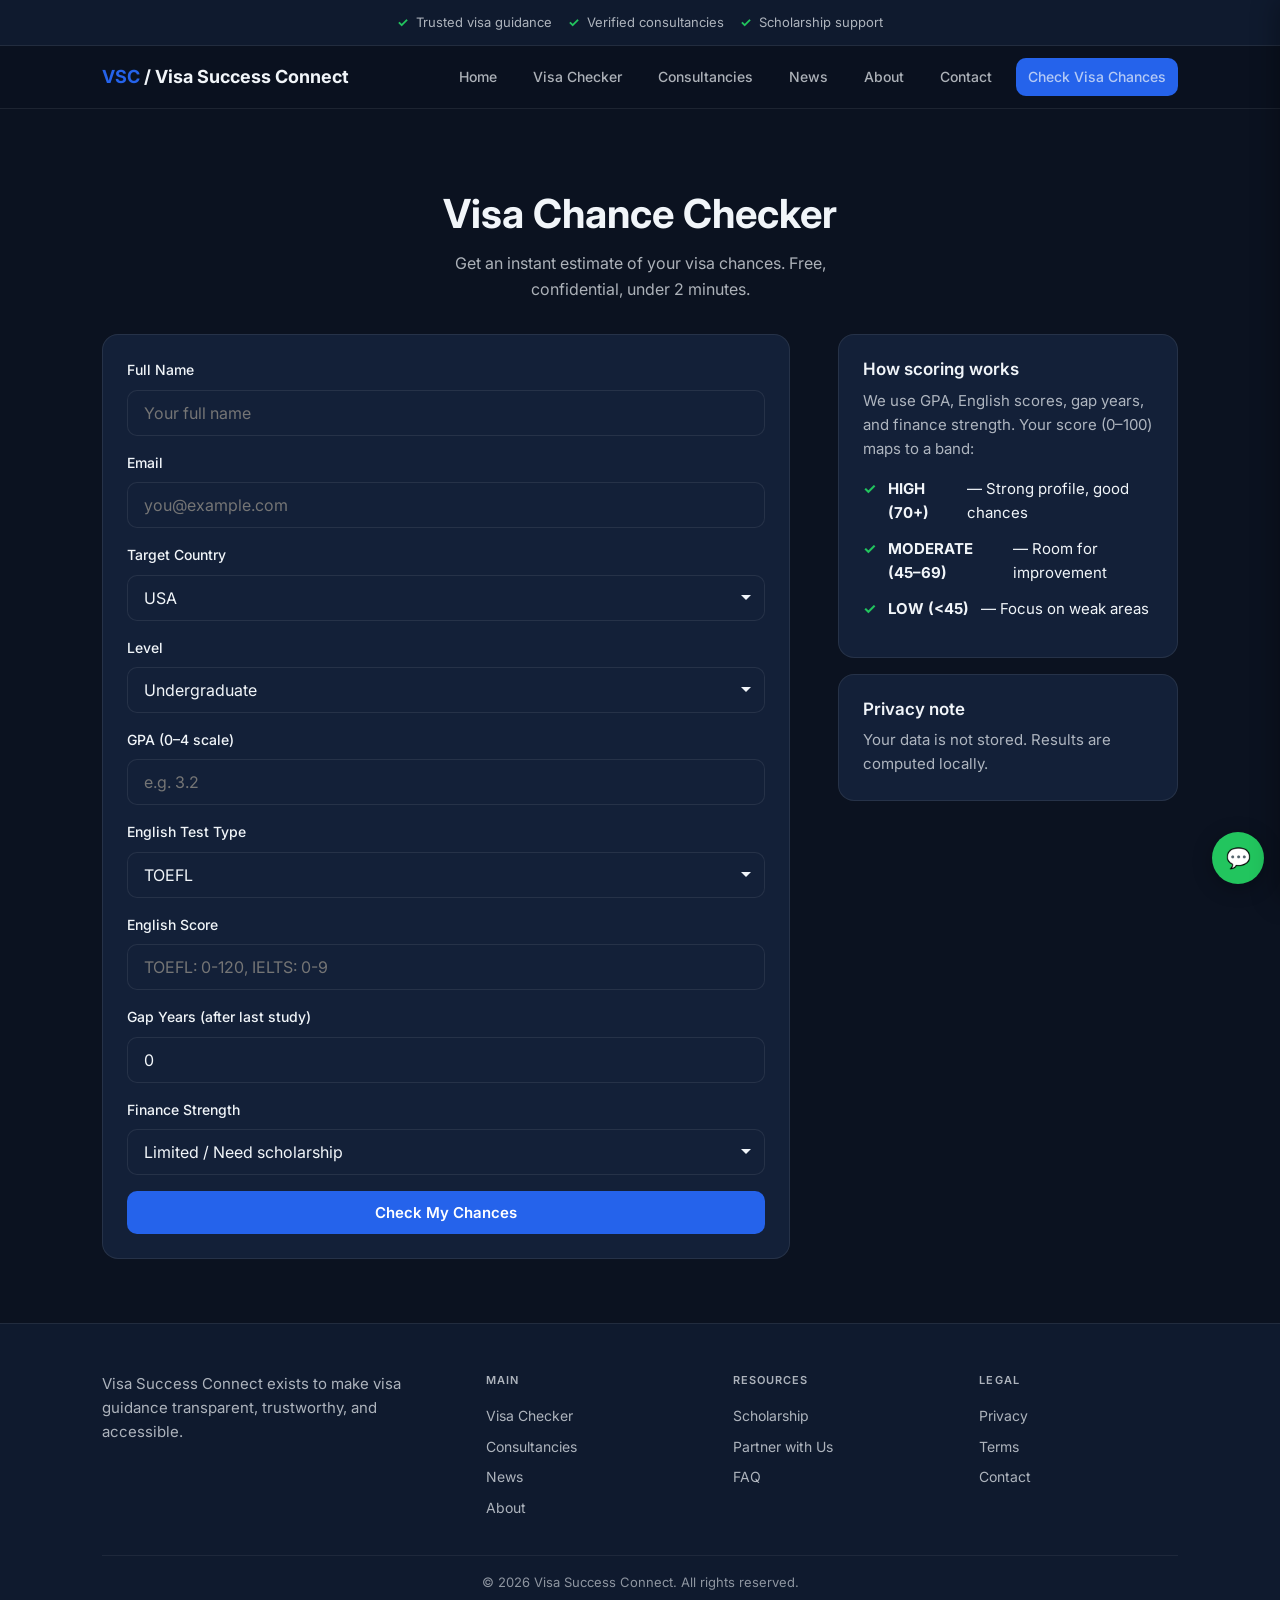
<file: vsc-ui-static/visa-checker.html>
<!DOCTYPE html>
<html lang="en">
<head>
  <meta charset="UTF-8">
  <meta name="viewport" content="width=device-width, initial-scale=1.0">
  <title>Free Visa Checker | Best Consultancy Nepal | Visa Success Connect</title>
  <meta name="description" content="Check your visa chances for USA, UK, Australia, Canada. Free tool from the best consultancy directory in Nepal. Connect with top education consultancies.">
  <link rel="preconnect" href="https://fonts.googleapis.com">
  <link rel="preconnect" href="https://fonts.gstatic.com" crossorigin>
  <link href="https://fonts.googleapis.com/css2?family=Inter:wght@400;500;600;700;800&display=swap" rel="stylesheet">
  <link rel="stylesheet" href="styles.css">
</head>
<body>
  <div class="topbar">
    <div class="container">
      <span class="topbar-item">Trusted visa guidance</span>
      <span class="topbar-item">Verified consultancies</span>
      <span class="topbar-item">Scholarship support</span>
    </div>
  </div>

  <header class="navbar">
    <div class="container">
      <a href="index.html" class="navbar-brand"><span class="navbar-brand-accent">VSC</span><span class="navbar-brand-full"> / Visa Success Connect</span></a>
      <nav class="navbar-nav">
        <a href="index.html">Home</a>
        <a href="visa-checker.html">Visa Checker</a>
        <a href="consultancies.html">Consultancies</a>
        <a href="blog.html">News</a>
        <a href="about.html">About</a>
        <a href="contact.html">Contact</a>
        <a href="visa-checker.html" class="btn btn-primary btn-sm navbar-cta">Check Visa Chances</a>
      </nav>
      <button id="mobile-menu-toggle" class="navbar-toggle" aria-label="Open menu">☰</button>
    </div>
  </header>

  <div id="mobile-menu" class="mobile-menu" aria-hidden="true">
    <div class="mobile-menu-overlay"></div>
    <div class="mobile-menu-panel">
      <button class="mobile-menu-close" aria-label="Close menu">×</button>
      <nav class="mobile-menu-links">
        <a href="index.html">Home</a>
        <a href="visa-checker.html">Visa Checker</a>
        <a href="consultancies.html">Consultancies</a>
        <a href="blog.html">News</a>
        <a href="about.html">About</a>
        <a href="contact.html">Contact</a>
        <a href="scholarship.html">Scholarship</a>
      </nav>
      <a href="visa-checker.html" class="btn btn-primary btn-block mobile-menu-cta">Check Visa Chances</a>
    </div>
  </div>

  <main>
    <section class="section">
      <div class="container">
        <div class="page-header">
          <h1>Visa Chance Checker</h1>
          <p>Get an instant estimate of your visa chances. Free, confidential, under 2 minutes.</p>
        </div>

        <div class="two-col">
          <div class="card">
            <form id="visa-checker-form">
              <div class="form-group">
                <label class="form-label" for="name">Full Name</label>
                <input type="text" id="name" name="name" class="input" placeholder="Your full name" required>
              </div>
              <div class="form-group">
                <label class="form-label" for="email">Email</label>
                <input type="email" id="email" name="email" class="input" placeholder="you@example.com" required>
              </div>
              <div class="form-group">
                <label class="form-label" for="country">Target Country</label>
                <select id="country" name="country" class="select" required>
                  <option value="USA">USA</option>
                  <option value="UK">UK</option>
                  <option value="Australia">Australia</option>
                  <option value="Canada">Canada</option>
                  <option value="Japan">Japan</option>
                  <option value="Korea">Korea</option>
                  <option value="Germany">Germany</option>
                  <option value="Netherlands">Netherlands</option>
                </select>
              </div>
              <div class="form-group">
                <label class="form-label" for="level">Level</label>
                <select id="level" name="level" class="select">
                  <option value="Undergraduate">Undergraduate</option>
                  <option value="Graduate">Graduate (Master's)</option>
                  <option value="PhD">PhD</option>
                  <option value="Diploma">Diploma</option>
                </select>
              </div>
              <div class="form-group">
                <label class="form-label" for="gpa">GPA (0–4 scale)</label>
                <input type="number" id="gpa" name="gpa" class="input" placeholder="e.g. 3.2" min="0" max="4" step="0.1" required>
              </div>
              <div class="form-group">
                <label class="form-label" for="englishTest">English Test Type</label>
                <select id="englishTest" name="englishTest" class="select">
                  <option value="TOEFL">TOEFL</option>
                  <option value="IELTS">IELTS</option>
                  <option value="PTE">PTE</option>
                  <option value="Duolingo">Duolingo</option>
                </select>
              </div>
              <div class="form-group">
                <label class="form-label" for="englishScore">English Score</label>
                <input type="number" id="englishScore" name="englishScore" class="input" placeholder="TOEFL: 0-120, IELTS: 0-9" min="0" max="120" step="0.5">
              </div>
              <div class="form-group">
                <label class="form-label" for="gapYears">Gap Years (after last study)</label>
                <input type="number" id="gapYears" name="gapYears" class="input" placeholder="0" min="0" max="20" value="0">
              </div>
              <div class="form-group">
                <label class="form-label" for="finance">Finance Strength</label>
                <select id="finance" name="finance" class="select">
                  <option value="WEAK">Limited / Need scholarship</option>
                  <option value="MODERATE">Moderate / Partial support</option>
                  <option value="STRONG">Strong / Full funding ready</option>
                  <option value="VERY STRONG">Very strong / Sponsored</option>
                </select>
              </div>
              <button type="submit" class="btn btn-primary btn-block">Check My Chances</button>
            </form>
          </div>

          <aside class="sidebar-sticky">
            <div class="card mb-4">
              <h3 class="card-title">How scoring works</h3>
              <p class="card-text mb-4">We use GPA, English scores, gap years, and finance strength. Your score (0–100) maps to a band:</p>
              <ul class="checklist">
                <li><strong>HIGH (70+)</strong> — Strong profile, good chances</li>
                <li><strong>MODERATE (45–69)</strong> — Room for improvement</li>
                <li><strong>LOW (&lt;45)</strong> — Focus on weak areas</li>
              </ul>
            </div>
            <div class="card">
              <h3 class="card-title">Privacy note</h3>
              <p class="card-text">Your data is not stored. Results are computed locally.</p>
            </div>
          </aside>
        </div>
      </div>
    </section>
  </main>

  <footer class="footer">
    <div class="container">
      <p class="footer-mission">Visa Success Connect exists to make visa guidance transparent, trustworthy, and accessible.</p>
      <div class="footer-grid">
        <div class="footer-col">
          <div class="footer-col-title">Main</div>
          <a href="visa-checker.html">Visa Checker</a>
          <a href="consultancies.html">Consultancies</a>
          <a href="blog.html">News</a>
          <a href="about.html">About</a>
        </div>
        <div class="footer-col">
          <div class="footer-col-title">Resources</div>
          <a href="scholarship.html">Scholarship</a>
          <a href="partner.html">Partner with Us</a>
          <a href="faq.html">FAQ</a>
        </div>
        <div class="footer-col">
          <div class="footer-col-title">Legal</div>
          <a href="privacy.html">Privacy</a>
          <a href="terms.html">Terms</a>
          <a href="contact.html">Contact</a>
        </div>
      </div>
      <p class="footer-copy">© 2026 Visa Success Connect. All rights reserved.</p>
    </div>
  </footer>

  <a href="https://wa.me/9779800000000" class="float-cta" aria-label="WhatsApp support" target="_blank" rel="noopener">💬</a>

  <script src="app.js"></script>
</body>
</html>
</file>
<file: vsc-ui-static/styles.css>
/* ============================================
   VISA SUCCESS CONNECT - Complete Redesign
   Mobile-first, fully responsive, clean structure
   ============================================ */

/* ----- 1. CSS Variables ----- */
:root {
  --primary: #2563EB;
  --primary-dark: #1d4ed8;
  --success: #22C55E;
  --success-dark: #16a34a;
  --bg: #0B1220;
  --surface: #0F1A2E;
  --card: #132038;
  --text: #F1F5F9;
  --text-muted: rgba(241, 245, 249, 0.7);
  --border: rgba(255, 255, 255, 0.08);
  --radius: 16px;
  --radius-sm: 10px;
  --shadow: 0 2px 12px rgba(0, 0, 0, 0.25);
  --font: 'Inter', -apple-system, BlinkMacSystemFont, sans-serif;
  --space-1: 4px;
  --space-2: 8px;
  --space-3: 12px;
  --space-4: 16px;
  --space-5: 24px;
  --space-6: 32px;
  --space-8: 48px;
  --space-10: 64px;
  --container: min(100% - var(--space-6), 1140px);
}

/* ----- 2. Reset ----- */
*, *::before, *::after { box-sizing: border-box; margin: 0; padding: 0; }
html { scroll-behavior: smooth; overflow-x: hidden; }
body {
  font-family: var(--font);
  background: var(--bg);
  color: var(--text);
  line-height: 1.6;
  -webkit-font-smoothing: antialiased;
  overflow-x: hidden;
  min-height: 100vh;
  display: flex;
  flex-direction: column;
}
main { flex: 1; }
img { max-width: 100%; height: auto; display: block; }
a { color: inherit; text-decoration: none; }
ul, ol { list-style: none; }

/* ----- 3. Typography ----- */
h1, h2, h3, h4 { font-weight: 600; line-height: 1.25; }
h1 { font-size: clamp(1.75rem, 4vw, 2.5rem); font-weight: 700; }
h2 { font-size: clamp(1.35rem, 2.5vw, 1.75rem); }
h3 { font-size: 1.125rem; }
p { color: var(--text-muted); }

/* ----- 4. Layout ----- */
.container {
  width: 100%;
  max-width: 1140px;
  margin-inline: auto;
  padding-inline: var(--space-4);
}
@media (min-width: 480px) {
  .container { padding-inline: var(--space-5); }
}
@media (min-width: 768px) {
  .container { padding-inline: var(--space-6); }
}

/* ----- 5. Top Bar ----- */
.topbar {
  background: var(--surface);
  padding: var(--space-2) 0;
  font-size: 0.75rem;
  color: var(--text-muted);
  border-bottom: 1px solid var(--border);
}
.topbar .container {
  display: flex;
  justify-content: center;
  align-items: center;
  flex-wrap: wrap;
  gap: var(--space-4);
}
.topbar-item {
  display: flex;
  align-items: center;
  gap: var(--space-2);
}
.topbar-item::before { content: "✓"; color: var(--success); font-weight: 700; }
@media (min-width: 768px) {
  .topbar { font-size: 0.8125rem; padding: var(--space-3) 0; }
}

/* ----- 6. Navbar ----- */
.navbar {
  position: sticky;
  top: 0;
  z-index: 100;
  background: rgba(11, 18, 32, 0.96);
  backdrop-filter: blur(12px);
  border-bottom: 1px solid var(--border);
}
.navbar .container {
  display: flex;
  justify-content: space-between;
  align-items: center;
  padding-block: var(--space-3);
  gap: var(--space-4);
}
.navbar-brand {
  font-weight: 700;
  font-size: 0.9375rem;
  color: var(--text);
  white-space: nowrap;
  overflow: hidden;
  text-overflow: ellipsis;
  max-width: 180px;
}
@media (min-width: 480px) {
  .navbar-brand { max-width: none; font-size: 1rem; }
}
.navbar-brand-accent { color: var(--primary); }
.navbar-brand-full { display: none; }
.navbar-nav { display: none; }
.navbar-nav a {
  padding: var(--space-2) var(--space-3);
  font-size: 0.875rem;
  font-weight: 500;
  color: var(--text-muted);
  border-radius: var(--radius-sm);
  transition: color 0.2s, background 0.2s;
}
.navbar-nav a:hover { color: var(--text); background: rgba(255,255,255,0.05); }
.navbar-cta { display: none; }
.navbar-toggle {
  display: flex;
  align-items: center;
  justify-content: center;
  width: 44px;
  height: 44px;
  background: none;
  border: none;
  color: var(--text);
  font-size: 1.5rem;
  cursor: pointer;
  border-radius: var(--radius-sm);
}
.navbar-toggle:hover { background: rgba(255,255,255,0.05); }
@media (min-width: 1100px) {
  .navbar-brand { font-size: 1.125rem; }
  .navbar-brand-full { display: inline; }
  .navbar-nav {
    display: flex;
    align-items: center;
    gap: var(--space-3);
  }
  .navbar-cta { display: inline-flex; }
  .navbar-toggle { display: none; }
}

/* ----- 7. Mobile Menu ----- */
.mobile-menu {
  position: fixed;
  inset: 0;
  z-index: 200;
  pointer-events: none;
}
.mobile-menu[aria-hidden="false"] { pointer-events: auto; }
.mobile-menu-overlay {
  position: fixed;
  inset: 0;
  background: rgba(0,0,0,0.5);
  opacity: 0;
  transition: opacity 0.3s;
}
.mobile-menu[aria-hidden="false"] .mobile-menu-overlay { opacity: 1; }
.mobile-menu-panel {
  position: fixed;
  top: 0;
  right: 0;
  bottom: 0;
  width: min(300px, 90vw);
  background: var(--surface);
  padding: var(--space-8) var(--space-6);
  transform: translateX(100%);
  transition: transform 0.3s ease;
  box-shadow: -4px 0 24px rgba(0,0,0,0.3);
}
.mobile-menu[aria-hidden="false"] .mobile-menu-panel { transform: translateX(0); }
.mobile-menu-close {
  position: absolute;
  top: var(--space-4);
  right: var(--space-4);
  width: 44px;
  height: 44px;
  display: flex;
  align-items: center;
  justify-content: center;
  background: none;
  border: none;
  color: var(--text);
  font-size: 1.5rem;
  cursor: pointer;
}
.mobile-menu-links { margin-top: var(--space-8); }
.mobile-menu-links a {
  display: block;
  padding: var(--space-3) 0;
  font-size: 1rem;
  font-weight: 500;
  color: var(--text);
  border-bottom: 1px solid var(--border);
}
.mobile-menu-links a:last-child { border-bottom: none; }
.mobile-menu-cta { margin-top: var(--space-6); }

/* ----- 8. Buttons ----- */
.btn {
  display: inline-flex;
  align-items: center;
  justify-content: center;
  gap: var(--space-2);
  padding: var(--space-3) var(--space-5);
  font-family: var(--font);
  font-size: 0.9375rem;
  font-weight: 600;
  border-radius: var(--radius-sm);
  border: none;
  cursor: pointer;
  transition: all 0.2s;
  text-align: center;
}
.btn-primary { background: var(--primary); color: white; }
.btn-primary:hover { background: var(--primary-dark); transform: translateY(-1px); }
.btn-success { background: var(--success); color: white; }
.btn-success:hover { background: var(--success-dark); transform: translateY(-1px); }
.btn-outline {
  background: transparent;
  color: var(--text);
  border: 2px solid var(--border);
}
.btn-outline:hover { border-color: var(--primary); color: var(--primary); }
.btn-block { width: 100%; }
.btn-sm { padding: var(--space-2) var(--space-4); font-size: 0.875rem; }

/* ----- 9. Sections ----- */
.section { padding: var(--space-6) 0; }
.section-alt { background: var(--surface); }
@media (min-width: 600px) {
  .section { padding: var(--space-8) 0; }
}
@media (min-width: 768px) {
  .section { padding: var(--space-10) 0; }
}

/* ----- 10. Hero ----- */
.hero {
  padding: var(--space-6) 0;
  text-align: center;
  position: relative;
}
.hero-badge {
  display: inline-block;
  font-size: 0.75rem;
  font-weight: 600;
  color: var(--primary);
  text-transform: uppercase;
  letter-spacing: 0.1em;
  margin-bottom: var(--space-4);
}
.hero-title {
  font-size: clamp(1.75rem, 5vw, 2.75rem);
  font-weight: 700;
  line-height: 1.2;
  margin-bottom: var(--space-4);
  max-width: 24ch;
  margin-inline: auto;
}
.hero-desc {
  font-size: 1.0625rem;
  color: var(--text-muted);
  margin-bottom: var(--space-6);
  max-width: 42ch;
  margin-inline: auto;
}
.hero-actions {
  display: flex;
  flex-direction: column;
  gap: var(--space-3);
  align-items: center;
  margin-bottom: var(--space-6);
}
.hero-actions .btn { min-width: 200px; }
.hero-stats {
  display: flex;
  flex-direction: column;
  gap: var(--space-3);
  align-items: center;
  font-size: 0.8125rem;
  color: var(--text-muted);
}
@media (min-width: 480px) {
  .hero-actions { flex-direction: row; flex-wrap: wrap; justify-content: center; }
  .hero-stats { flex-direction: row; flex-wrap: wrap; justify-content: center; gap: var(--space-5); }
}
@media (min-width: 600px) {
  .hero { padding: var(--space-8) 0; }
}
@media (min-width: 768px) {
  .hero { padding: var(--space-10) 0; }
}

/* ----- 11. Grid ----- */
.grid {
  display: grid;
  gap: var(--space-5);
}
.grid-2 { grid-template-columns: 1fr; }
.grid-3 { grid-template-columns: 1fr; }
.grid-4 { grid-template-columns: 1fr; }
@media (min-width: 600px) {
  .grid-2, .grid-3, .grid-4 { grid-template-columns: repeat(2, 1fr); }
}
@media (min-width: 900px) {
  .grid-3, .grid-4 { grid-template-columns: repeat(3, 1fr); }
}
@media (min-width: 1100px) {
  .grid-4 { grid-template-columns: repeat(4, 1fr); }
  .grid { gap: var(--space-6); }
}

/* ----- 12. Cards ----- */
.card {
  background: var(--card);
  border: 1px solid var(--border);
  border-radius: var(--radius);
  padding: var(--space-4);
  transition: border-color 0.2s, box-shadow 0.2s;
}
@media (min-width: 600px) {
  .card { padding: var(--space-5); }
}
.card:hover { border-color: rgba(255,255,255,0.12); box-shadow: var(--shadow); }
.card-icon {
  width: 44px;
  height: 44px;
  display: flex;
  align-items: center;
  justify-content: center;
  background: rgba(37, 99, 235, 0.15);
  color: var(--primary);
  border-radius: var(--radius-sm);
  font-size: 1.25rem;
  margin-bottom: var(--space-4);
}
.card-title { font-size: 1.0625rem; margin-bottom: var(--space-2); color: var(--text); }
.card-text { font-size: 0.9375rem; color: var(--text-muted); margin: 0; }
.card-link { display: block; cursor: pointer; }
.card-link:hover { border-color: var(--primary); }
.card-link .card-title { margin-top: var(--space-3); }
.card-title-link { color: inherit; text-decoration: none; }
.card-title-link:hover { color: var(--primary); }
.card-actions {
  display: flex;
  flex-wrap: wrap;
  gap: var(--space-2);
  margin-top: var(--space-4);
  padding-top: var(--space-4);
  border-top: 1px solid var(--border);
}

/* ----- 13. Badges & Chips ----- */
.badge {
  display: inline-flex;
  padding: var(--space-1) var(--space-3);
  font-size: 0.6875rem;
  font-weight: 600;
  text-transform: uppercase;
  letter-spacing: 0.05em;
  border-radius: 6px;
}
.badge-blue { background: rgba(37, 99, 235, 0.2); color: #93c5fd; }
.badge-green { background: rgba(34, 197, 94, 0.2); color: #86efac; }
.badge-gray { background: rgba(255,255,255,0.1); color: var(--text-muted); }
.badge-yellow { background: rgba(234, 179, 8, 0.2); color: #fde047; }
.pill {
  display: inline-block;
  padding: var(--space-1) var(--space-3);
  font-size: 0.8125rem;
  color: var(--text-muted);
  background: rgba(255,255,255,0.05);
  border-radius: 999px;
  margin: var(--space-1);
}
.chip {
  display: inline-flex;
  padding: var(--space-2) var(--space-4);
  font-size: 0.875rem;
  font-weight: 500;
  background: var(--card);
  border: 1px solid var(--border);
  border-radius: 999px;
  transition: border-color 0.2s, color 0.2s;
}
.chip:hover { border-color: var(--primary); color: var(--primary); }
.chips-wrap {
  display: flex;
  flex-wrap: wrap;
  justify-content: center;
  gap: var(--space-2);
  margin-top: var(--space-5);
}
@media (min-width: 480px) {
  .chips-wrap { gap: var(--space-3); }
}

/* ----- 14. Form ----- */
.form { display: block; }
.form-group { margin-bottom: var(--space-4); }
.form-group label { display: block; font-size: 0.875rem; font-weight: 500; margin-bottom: var(--space-2); color: var(--text); }
.meta {
  display: flex;
  flex-wrap: wrap;
  gap: var(--space-3);
  font-size: 0.8125rem;
  color: var(--text-muted);
  margin-top: var(--space-3);
}
.meta span:not(:last-child)::after { content: " · "; margin-left: 2px; color: var(--text-muted); opacity: 0.8; }
.form-label {
  display: block;
  font-size: 0.875rem;
  font-weight: 500;
  margin-bottom: var(--space-2);
  color: var(--text);
}
.input, .select, .textarea {
  width: 100%;
  min-width: 0;
  padding: var(--space-3) var(--space-4);
  font-family: var(--font);
  font-size: 16px;
  background: var(--card);
  border: 1px solid var(--border);
  border-radius: var(--radius-sm);
  color: var(--text);
  transition: border-color 0.2s;
}
.input:focus, .select:focus, .textarea:focus {
  outline: none;
  border-color: var(--primary);
}
.select {
  cursor: pointer;
  appearance: none;
  background-image: url("data:image/svg+xml,%3Csvg xmlns='http://www.w3.org/2000/svg' width='12' height='12' viewBox='0 0 12 12'%3E%3Cpath fill='%23F1F5F9' d='M6 8L1 3h10z'/%3E%3C/svg%3E");
  background-repeat: no-repeat;
  background-position: right 12px center;
  padding-right: 40px;
}
.textarea { min-height: 120px; resize: vertical; }

.consultancy-filter-row {
  display: flex;
  flex-direction: column;
  gap: var(--space-4);
  align-items: stretch;
}
.consultancy-filter-row .form-group { margin-bottom: 0; }
.consultancy-filter-row .filter-field { min-width: 100%; }
.consultancy-filter-row #fapply { width: 100%; }
@media (min-width: 480px) {
  .consultancy-filter-row {
    flex-direction: row;
    flex-wrap: wrap;
    align-items: flex-end;
  }
  .consultancy-filter-row .filter-field { min-width: 140px; flex: 1; }
  .consultancy-filter-row #fapply { width: auto; }
}

/* ----- 15. Page Header ----- */
.page-header {
  padding: var(--space-2) 0 var(--space-6);
  text-align: center;
}
.page-header h1 { margin-bottom: var(--space-3); }
.page-header p {
  max-width: 42ch;
  margin-inline: auto;
  color: var(--text-muted);
}
@media (min-width: 768px) {
  .page-header { padding: var(--space-4) 0 var(--space-6); }
}

/* ----- 16. Two Column ----- */
.two-col {
  display: grid;
  grid-template-columns: 1fr;
  gap: var(--space-6);
  align-items: start;
}
@media (min-width: 900px) {
  .two-col { grid-template-columns: 1fr 300px; gap: var(--space-6); }
}
@media (min-width: 1024px) {
  .two-col { grid-template-columns: 1fr 340px; gap: var(--space-8); }
}
.sidebar {
  display: flex;
  flex-direction: column;
  gap: var(--space-6);
}
.sidebar-sticky { position: static; }
@media (min-width: 1024px) {
  .sidebar-sticky { position: sticky; top: 100px; }
}

/* ----- 17. Stat Card ----- */
.stat-card {
  display: flex;
  flex-direction: column;
  align-items: center;
  justify-content: center;
  text-align: center;
  padding: var(--space-5);
  min-height: 120px;
}
.stat-num {
  font-size: clamp(1.5rem, 3vw, 2.25rem);
  font-weight: 800;
  color: var(--primary);
  margin-bottom: var(--space-2);
  min-height: 2.5rem;
  display: flex;
  align-items: center;
  justify-content: center;
}
.stat-label {
  font-size: 0.875rem;
  color: var(--text-muted);
  line-height: 1.4;
}

/* ----- 17b. Consultancy Profile ----- */
.consultancy-profile {
  padding: var(--space-6);
}
@media (min-width: 768px) {
  .consultancy-profile { padding: var(--space-8); }
}
.consultancy-back {
  display: inline-block;
  color: var(--text-muted);
  font-size: 0.875rem;
  margin-bottom: var(--space-6);
  text-decoration: none;
}
.consultancy-back:hover { color: var(--text); }
.consultancy-header {
  margin-bottom: var(--space-8);
}
.consultancy-name {
  font-size: clamp(1.5rem, 3vw, 2rem);
  font-weight: 700;
  margin-bottom: var(--space-3);
  line-height: 1.3;
}
.consultancy-location {
  color: var(--text-muted);
  margin: 0 0 var(--space-2);
  font-size: 1rem;
}
.consultancy-meta {
  color: var(--text-muted);
  margin: 0;
  font-size: 0.9375rem;
}
.consultancy-stats {
  margin-bottom: var(--space-8) !important;
  gap: var(--space-5);
}
.consultancy-profile .stat-card {
  padding: var(--space-6);
  min-height: 100px;
}
.consultancy-section {
  margin-bottom: var(--space-8);
  padding-top: var(--space-6);
  border-top: 1px solid var(--border);
}
.consultancy-section:first-of-type { padding-top: 0; border-top: none; }
.consultancy-desc {
  margin-top: var(--space-3);
  margin-bottom: var(--space-5) !important;
  line-height: 1.7;
}
.consultancy-pills {
  display: flex;
  flex-wrap: wrap;
  gap: var(--space-3);
}
.consultancy-actions {
  display: flex;
  flex-wrap: wrap;
  gap: var(--space-4);
  margin-top: var(--space-4);
}
.consultancy-cta {
  margin-top: var(--space-6);
}
.consultancy-reviews-list {
  display: flex;
  flex-direction: column;
  gap: var(--space-5);
  margin-top: var(--space-5);
}
.consultancy-review-card {
  background: var(--surface);
  padding: var(--space-5);
}

/* ----- 17c. AI Chat Card ----- */
.card-ai {
  border-color: rgba(37, 99, 235, 0.3);
  background: linear-gradient(135deg, var(--card) 0%, rgba(37, 99, 235, 0.08) 100%);
}

/* ----- 18. Checklist ----- */
.checklist { margin: 0; padding: 0; }
.checklist li {
  display: flex;
  align-items: flex-start;
  gap: var(--space-3);
  margin-bottom: var(--space-3);
  font-size: 0.9375rem;
}
.checklist li::before {
  content: "✓";
  color: var(--success);
  font-weight: 700;
  flex-shrink: 0;
}
.checklist li.warn::before { content: "!"; color: #f59e0b; }
.checklist li.cross::before { content: "✗"; color: #ef4444; }

/* ----- 19. Result Score ----- */
.result-score {
  text-align: center;
  padding: var(--space-6);
}
.result-num {
  font-size: clamp(2.5rem, 8vw, 4rem);
  font-weight: 800;
  color: var(--text);
  margin-bottom: var(--space-3);
}
.result-band { margin-bottom: var(--space-4); }

/* ----- 20. Tabs ----- */
.tabs {
  display: flex;
  flex-wrap: wrap;
  gap: var(--space-2);
  margin-bottom: var(--space-5);
  border-bottom: 1px solid var(--border);
  padding-bottom: var(--space-3);
}
.tab {
  padding: var(--space-2) var(--space-4);
  font-size: 0.875rem;
  font-weight: 500;
  color: var(--text-muted);
  background: none;
  border: none;
  border-radius: var(--radius-sm);
  cursor: pointer;
  transition: all 0.2s;
}
.tab:hover { color: var(--text); }
.tab.active { background: rgba(37, 99, 235, 0.15); color: var(--primary); }

/* ----- 21. Accordion ----- */
.accordion { border: 1px solid var(--border); border-radius: var(--radius); overflow: hidden; }
.accordion-item { border-bottom: 1px solid var(--border); }
.accordion-item:last-child { border-bottom: none; }
.accordion-trigger {
  width: 100%;
  padding: var(--space-4);
  font-family: var(--font);
  font-size: 0.9375rem;
  font-weight: 600;
  text-align: left;
  background: var(--card);
  border: none;
  color: var(--text);
  cursor: pointer;
  display: flex;
  justify-content: space-between;
  align-items: center;
  transition: background 0.2s;
}
.accordion-trigger:hover { background: var(--surface); }
.accordion-trigger::after { content: "+"; font-size: 1.25rem; color: var(--text-muted); }
.accordion-item.open .accordion-trigger::after { content: "−"; }
.accordion-panel { display: none; padding: 0 var(--space-4) var(--space-4); background: var(--card); }
.accordion-item.open .accordion-panel { display: block; }
.accordion-content { color: var(--text-muted); font-size: 0.9375rem; line-height: 1.7; }

/* ----- 22. Callout ----- */
.callout {
  background: rgba(37, 99, 235, 0.1);
  border-left: 4px solid var(--primary);
  padding: var(--space-4);
  border-radius: 0 var(--radius-sm) var(--radius-sm) 0;
  margin: var(--space-5) 0;
}
.callout p { margin: 0; color: var(--text); }

/* ----- 23. Footer ----- */
.footer {
  background: var(--surface);
  padding: var(--space-8) 0 var(--space-6);
  border-top: 1px solid var(--border);
}
.footer .container {
  display: flex;
  flex-direction: column;
  gap: var(--space-6);
}
.footer-mission {
  font-size: 0.9375rem;
  color: var(--text-muted);
  line-height: 1.6;
  margin: 0;
}
.footer-grid {
  display: grid;
  grid-template-columns: 1fr;
  gap: var(--space-6) var(--space-8);
}
.footer-col-title {
  font-size: 0.6875rem;
  font-weight: 600;
  text-transform: uppercase;
  letter-spacing: 0.1em;
  color: var(--text-muted);
  margin-bottom: var(--space-3);
}
.footer-col a {
  display: block;
  font-size: 0.875rem;
  color: var(--text-muted);
  padding: var(--space-1) 0;
  transition: color 0.2s;
}
.footer-col a:hover { color: var(--primary); }
.footer-copy {
  font-size: 0.8125rem;
  color: var(--text-muted);
  opacity: 0.8;
  margin: 0;
  padding-top: var(--space-4);
  border-top: 1px solid var(--border);
}
@media (min-width: 600px) {
  .footer-grid { grid-template-columns: repeat(2, 1fr); }
}
@media (min-width: 900px) {
  .footer .container {
    display: grid;
    grid-template-columns: minmax(200px, 320px) 1fr;
    grid-template-rows: auto auto;
    gap: var(--space-6) var(--space-10);
    align-items: start;
  }
  .footer-mission { grid-column: 1; grid-row: 1; }
  .footer-grid {
    grid-column: 2;
    grid-row: 1;
    grid-template-columns: repeat(3, 1fr);
    justify-items: start;
  }
  .footer-copy {
    grid-column: 1 / -1;
    grid-row: 2;
    text-align: center;
  }
}

/* ----- 24. Float CTA ----- */
.float-cta {
  position: fixed;
  bottom: var(--space-4);
  right: var(--space-4);
  width: 52px;
  height: 52px;
  border-radius: 50%;
  display: flex;
  align-items: center;
  justify-content: center;
  text-decoration: none;
  color: white;
  background: var(--success);
  box-shadow: 0 4px 20px rgba(0,0,0,0.3);
  cursor: pointer;
  font-size: 1.25rem;
  z-index: 50;
  transition: transform 0.2s;
}
.float-cta:hover { transform: scale(1.05); }
@media (max-width: 768px) {
  .float-cta { bottom: var(--space-3); right: var(--space-3); width: 48px; height: 48px; }
}

/* ----- 25. Utilities ----- */
.text-center { text-align: center; }
.mt-4 { margin-top: var(--space-4); }
.mb-4 { margin-bottom: var(--space-4); }
.card-centered { max-width: 640px; margin-inline: auto; }
.card-center { max-width: 640px; margin-inline: auto; text-align: center; }
.page-hero { text-align: center; margin-bottom: var(--space-8); }
.page-hero h1 { margin-bottom: var(--space-3); }
.page-hero p { max-width: 42ch; margin-inline: auto; }
.blog-toolbar {
  display: flex;
  flex-direction: column;
  gap: var(--space-4);
  margin-bottom: var(--space-6);
}
.blog-toolbar .input { max-width: 320px; }
.blog-toolbar .tabs { flex-wrap: wrap; }
@media (min-width: 600px) {
  .blog-toolbar { flex-direction: row; align-items: center; justify-content: space-between; }
}
.toc {
  background: var(--surface);
  border: 1px solid var(--border);
  border-radius: var(--radius);
  padding: var(--space-4);
  margin: var(--space-6) 0;
}
.toc-title { font-size: 0.8125rem; font-weight: 600; color: var(--text-muted); margin-bottom: var(--space-3); text-transform: uppercase; letter-spacing: 0.05em; }
.toc-list { list-style: none; margin: 0; padding: 0; }
.toc-list li { margin-bottom: var(--space-2); }
.toc-list a { font-size: 0.9375rem; color: var(--text-muted); }
.toc-list a:hover { color: var(--primary); }
.cta-group { display: flex; flex-direction: column; gap: var(--space-3); align-items: center; }
@media (min-width: 480px) { .cta-group { flex-direction: row; flex-wrap: wrap; justify-content: center; } }
.btn-group {
  display: flex;
  flex-direction: column;
  gap: var(--space-3);
  align-items: stretch;
}
@media (min-width: 480px) {
  .btn-group { flex-direction: row; flex-wrap: wrap; justify-content: center; }
  .btn-group .btn { flex: 0 1 auto; }
}
</file>
